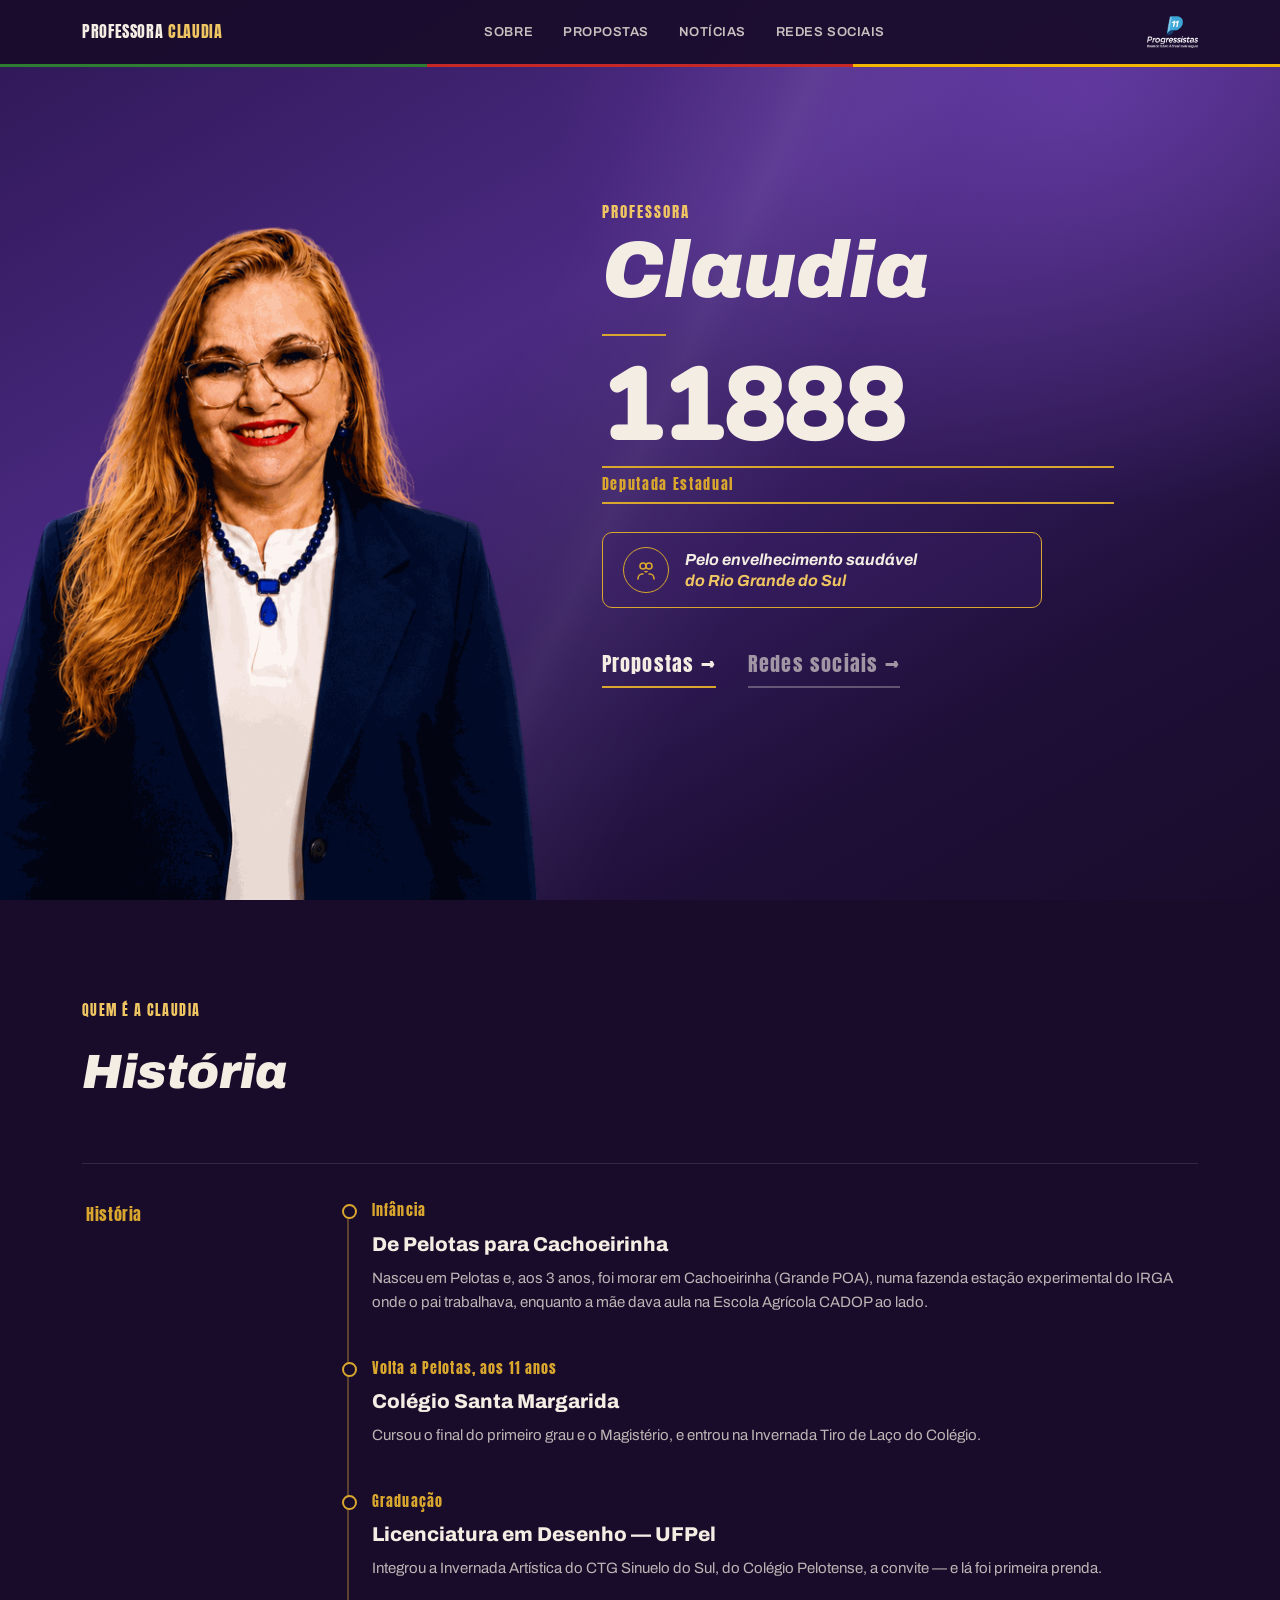
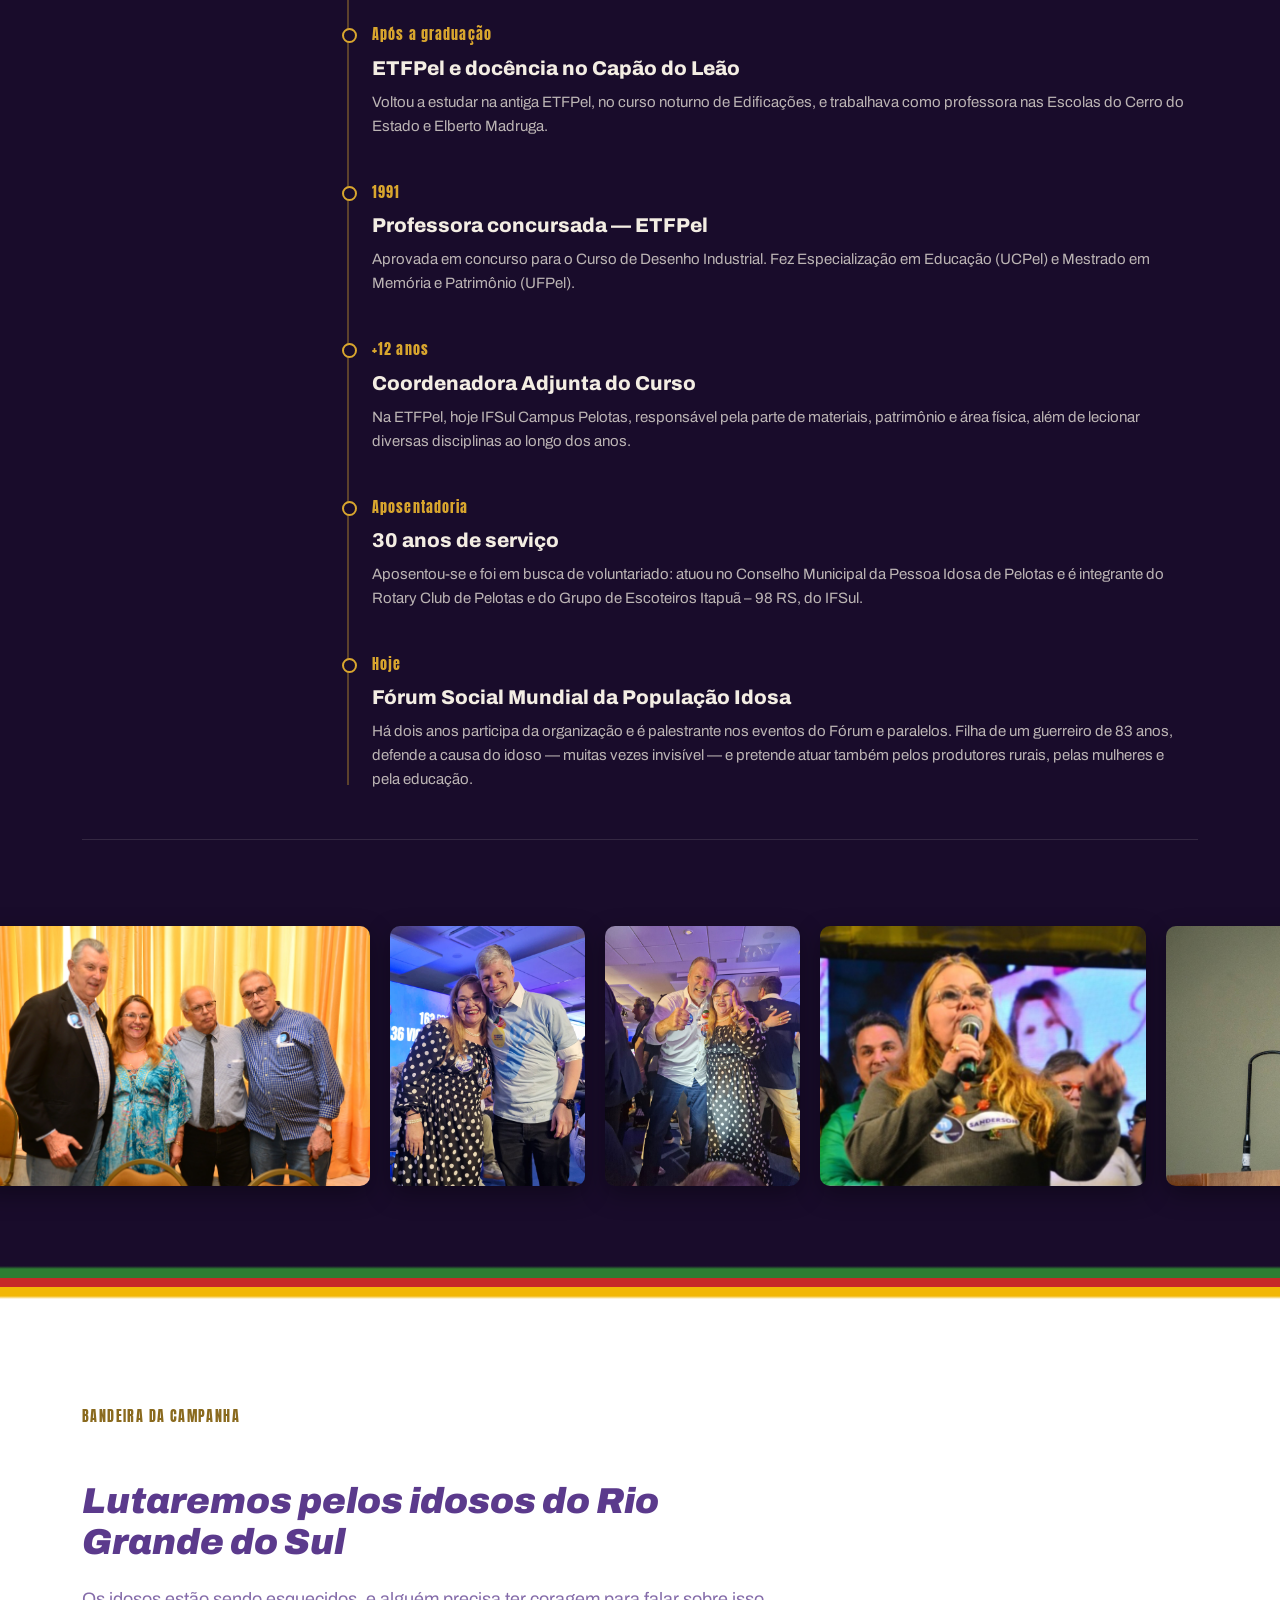
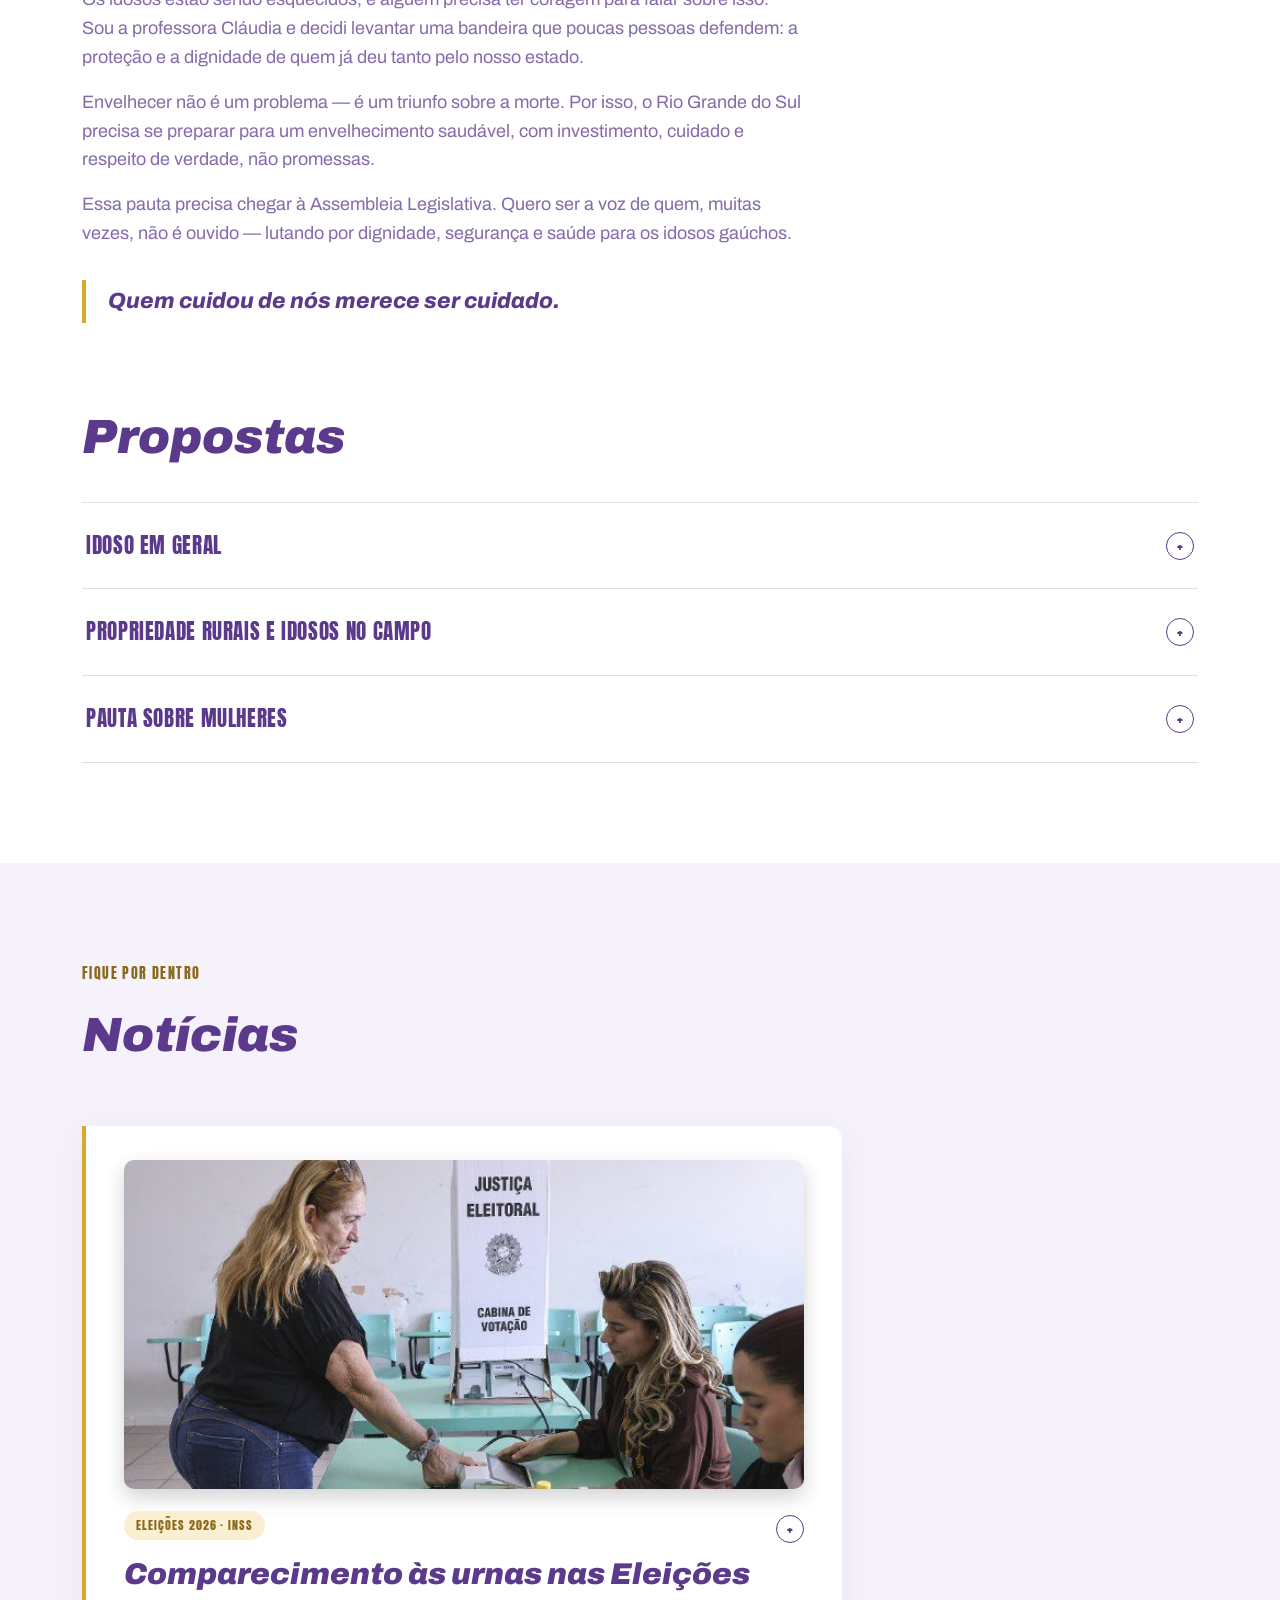
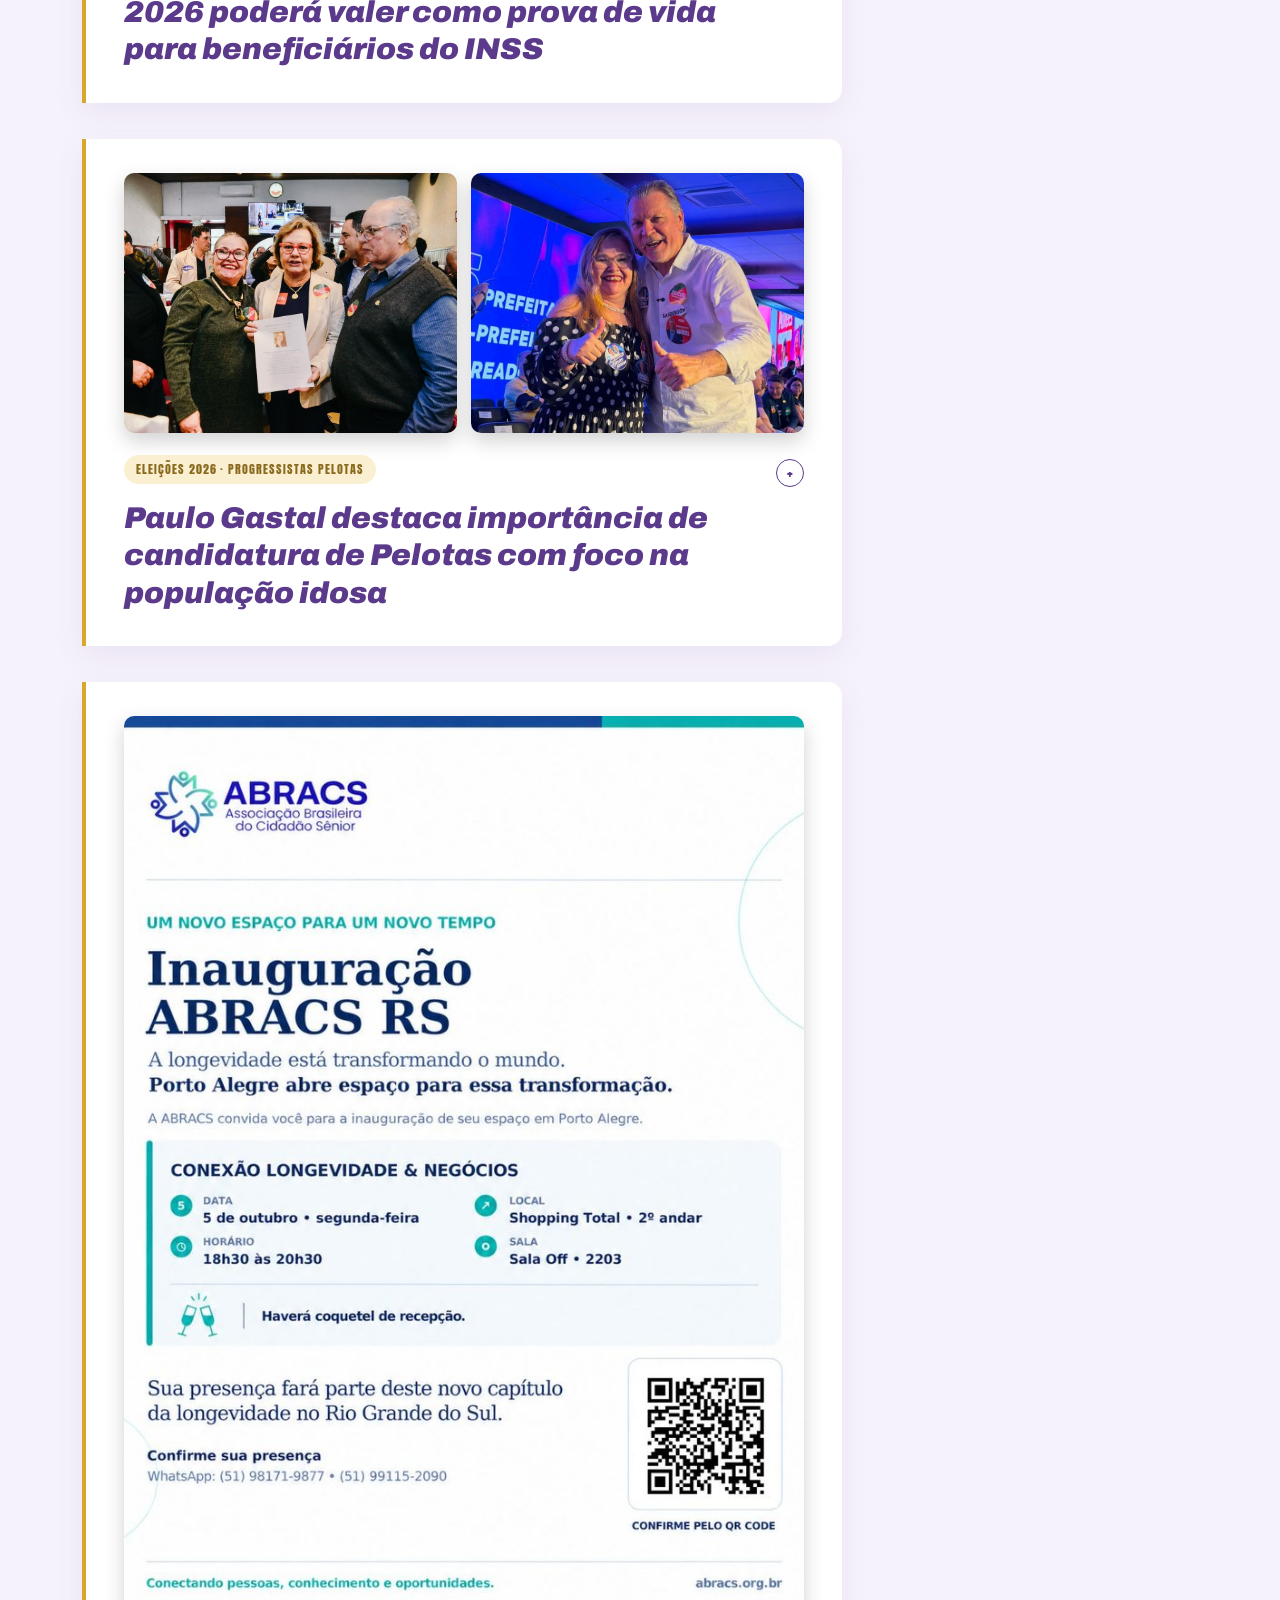
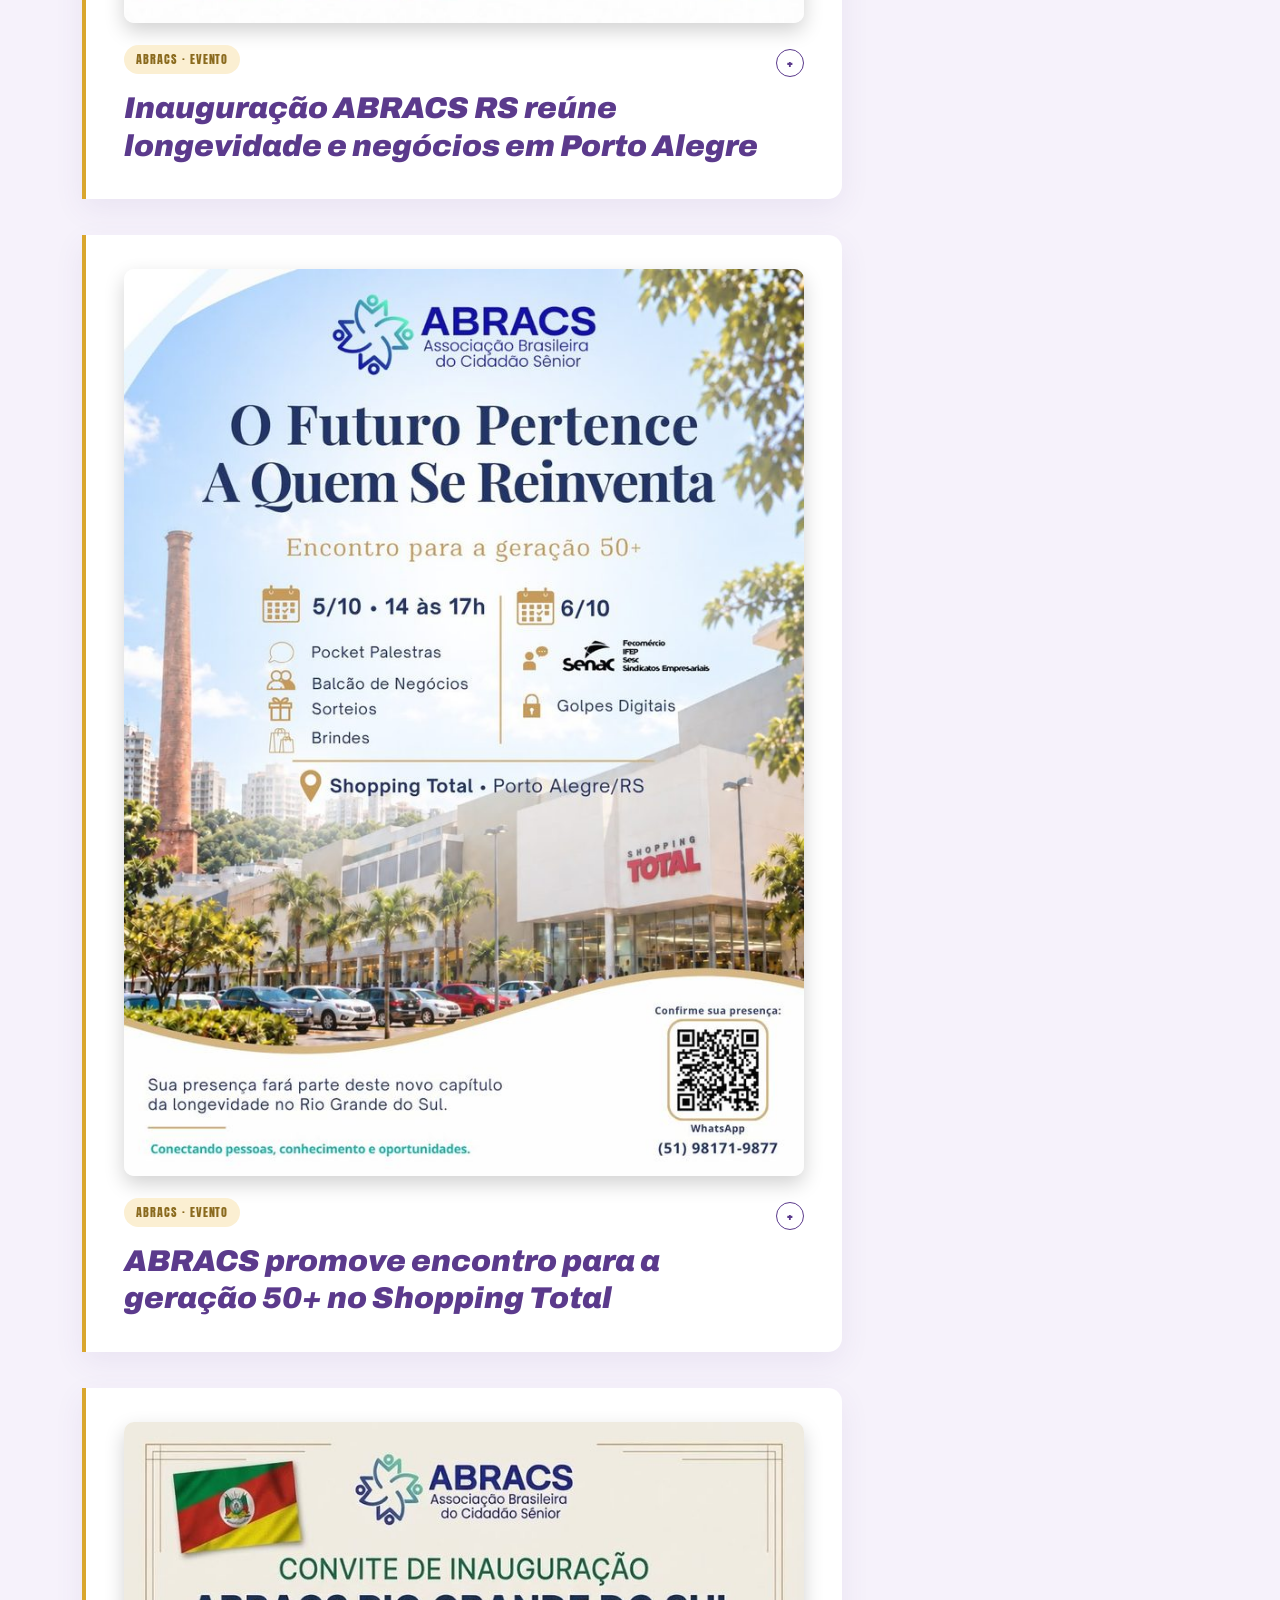
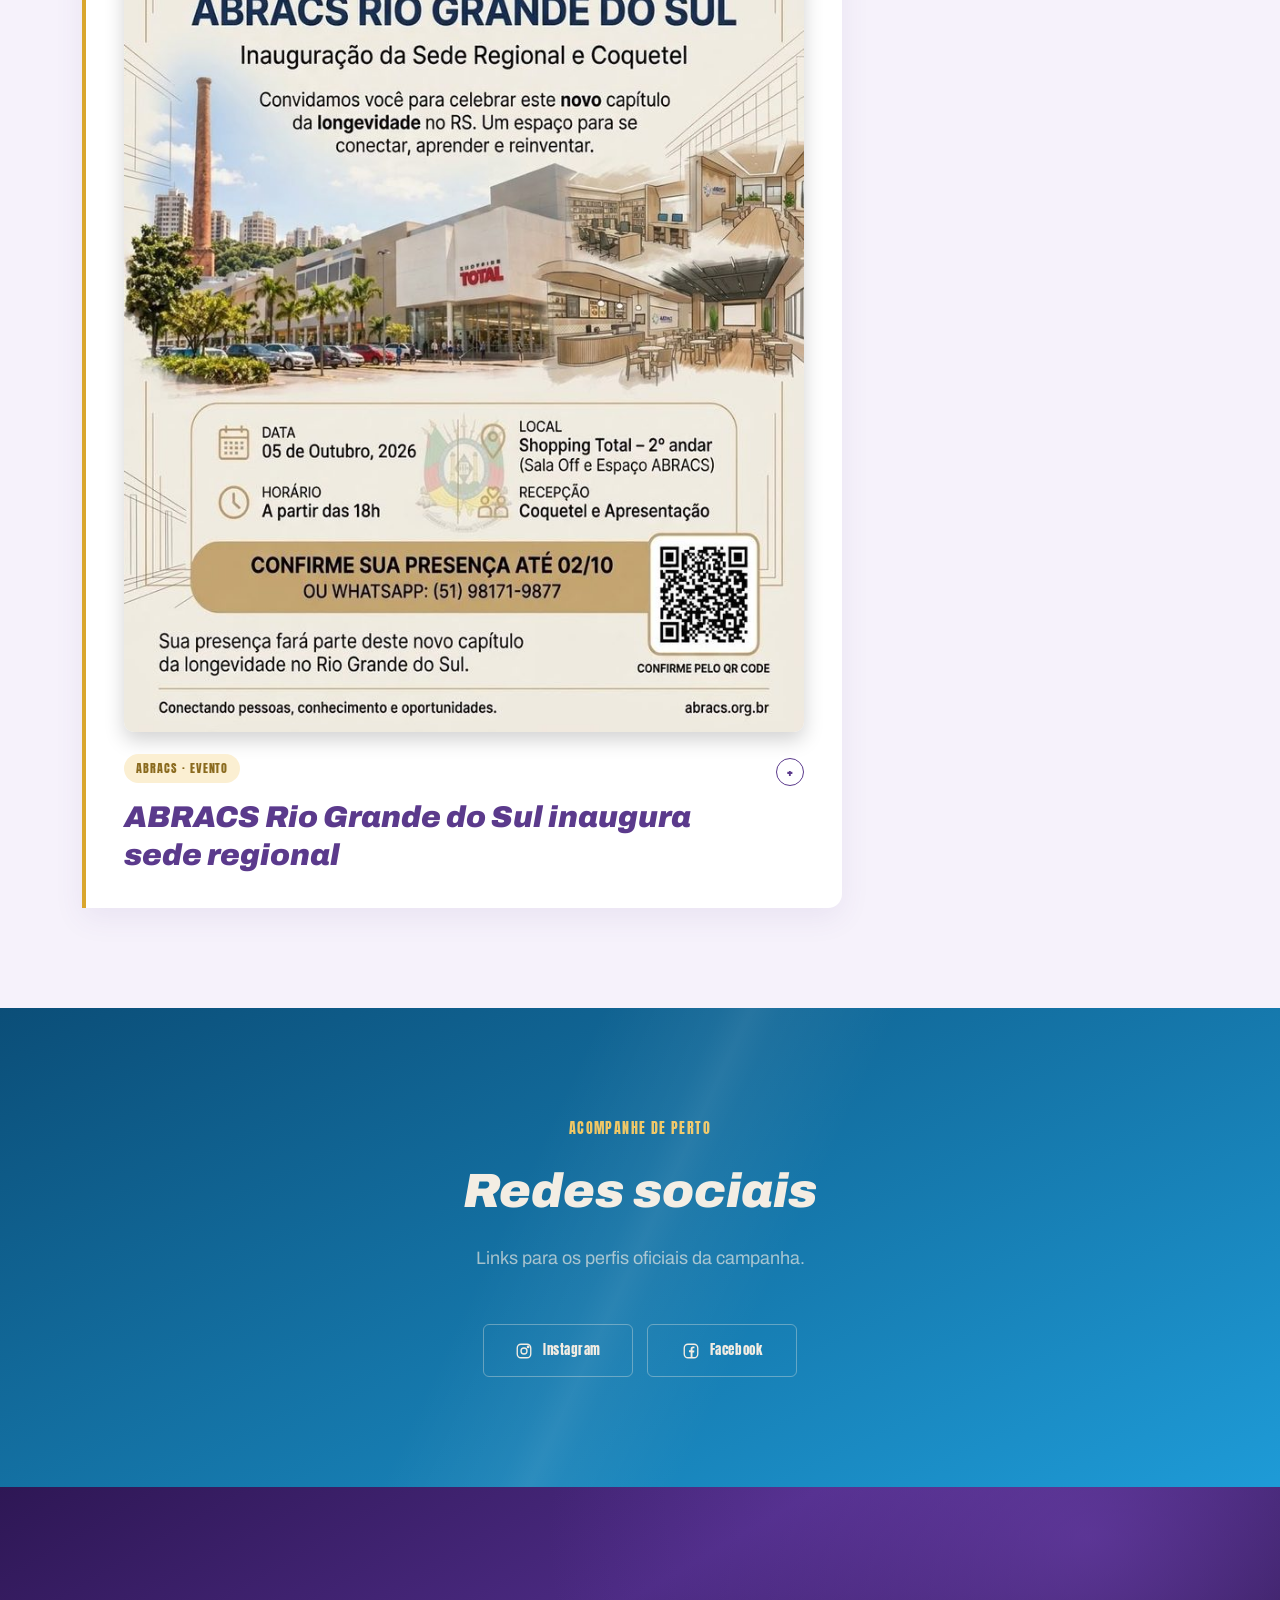
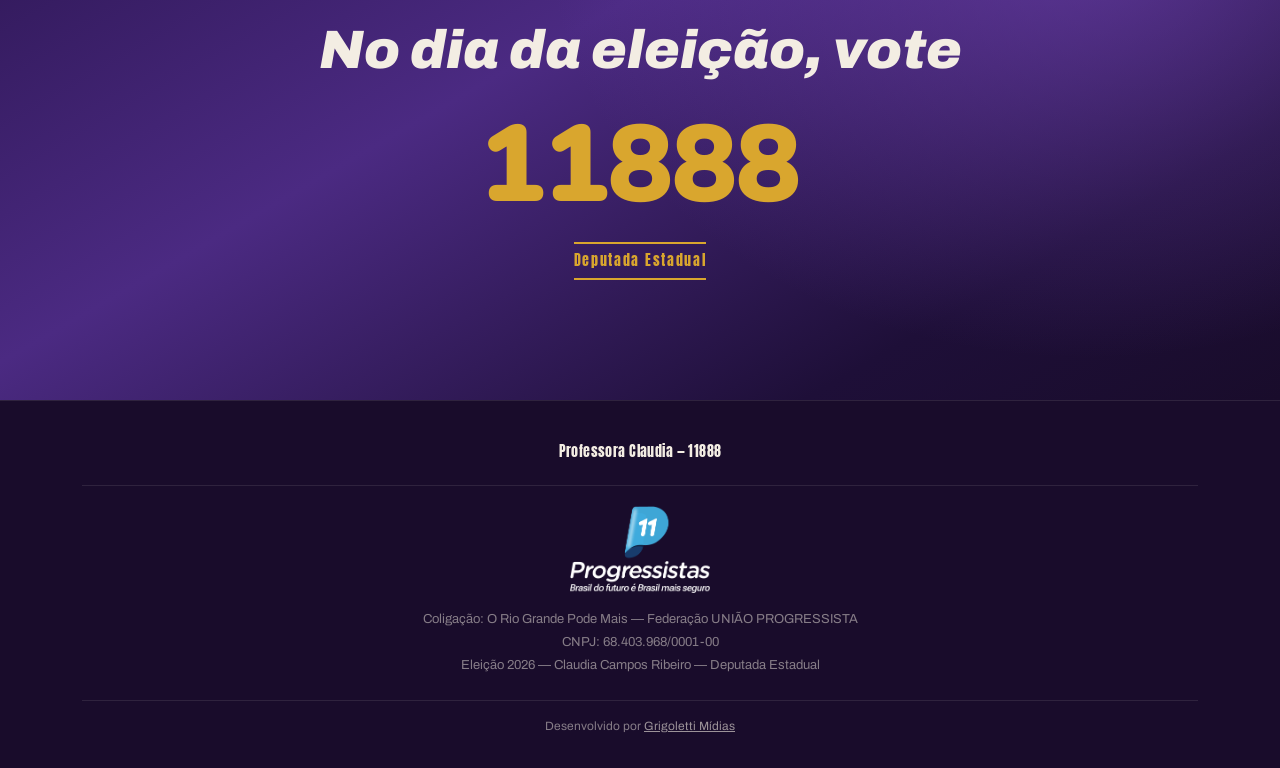
<file: index.html>
<!DOCTYPE html>
<html lang="pt-BR">
<head>
<meta charset="UTF-8">
<meta name="viewport" content="width=device-width, initial-scale=1.0">
<meta name="facebook-domain-verification" content="uwqe7lmf2zs6grk5h7qfipkbmbtcrs" />
<title>Professora Claudia 11888 — Deputada Estadual</title>
<!-- Meta Pixel Code -->
<script>
!function(f,b,e,v,n,t,s)
{if(f.fbq)return;n=f.fbq=function(){n.callMethod?
n.callMethod.apply(n,arguments):n.queue.push(arguments)};
if(!f._fbq)f._fbq=n;n.push=n;n.loaded=!0;n.version='2.0';
n.queue=[];t=b.createElement(e);t.async=!0;
t.src=v;s=b.getElementsByTagName(e)[0];
s.parentNode.insertBefore(t,s)}(window, document,'script',
'https://connect.facebook.net/en_US/fbevents.js');
fbq('init', '1892946508345637');
fbq('track', 'PageView');
</script>
<noscript><img height="1" width="1" style="display:none"
src="https://www.facebook.com/tr?id=1892946508345637&ev=PageView&noscript=1"
/></noscript>
<!-- End Meta Pixel Code -->
<meta name="description" content="Professora Claudia, 11888 — candidata a Deputada Estadual pelo Rio Grande do Sul. Pelo envelhecimento saudável do Rio Grande do Sul. Conheça a história e acompanhe a campanha.">
<meta property="og:type" content="website">
<meta property="og:title" content="Professora Claudia 11888 — Deputada Estadual">
<meta property="og:description" content="Pelo envelhecimento saudável do Rio Grande do Sul. Conheça a história e acompanhe a campanha.">
<meta property="og:image" content="https://professoraclaudia11888.com.br/foto-claudia-hero.png">
<meta property="og:url" content="https://professoraclaudia11888.com.br/">
<meta name="twitter:card" content="summary_large_image">
<link rel="icon" type="image/png" href="logo-progressistas.png">
<link rel="preconnect" href="https://fonts.googleapis.com">
<link rel="preconnect" href="https://fonts.gstatic.com" crossorigin>
<link href="https://fonts.googleapis.com/css2?family=Anton&family=Archivo:ital,wght@0,400;0,500;0,600;0,700;1,800;1,900&family=Nunito:wght@800;900&display=swap" rel="stylesheet">
<style>
  :root{
    --purple-deep:#190C2B;
    --purple-panel:#3B1F66;
    --purple-panel-2:#2C1650;
    --gold:#D9A62E;
    --gold-soft:#F0C662;
    --cream:#F3EDE3;
    --navy:#141F37;
    --party-blue:#1E9BD7;
    --party-blue-dark:#0B4E78;
  }
  *{box-sizing:border-box;margin:0;padding:0;}
  html{scroll-behavior:smooth;}
  body{
    background:var(--purple-deep);
    color:var(--cream);
    font-family:'Archivo',sans-serif;
    line-height:1.6;
    overflow-x:hidden;
  }
  .display{font-family:'Anton',sans-serif;text-transform:uppercase;letter-spacing:0.01em;}
  a{color:inherit;}
  img{max-width:100%;display:block;}
  .wrap{max-width:1180px;margin:0 auto;padding:0 32px;}

  /* diagonal vinyl sheen, subtle, one streak */
  .sheen{
    position:absolute;inset:0;pointer-events:none;
    background:linear-gradient(115deg, transparent 40%, rgba(255,255,255,0.05) 48%, rgba(255,255,255,0.09) 50%, rgba(255,255,255,0.05) 52%, transparent 60%);
  }

  /* content-pending stamp, replaces generic dashed placeholder box */
  .pend{position:relative;background:rgba(20,10,35,0.35);}
  .pend::after{
    content:attr(data-ph);
    position:absolute;top:10px;right:-32px;
    background:var(--gold);color:var(--navy);
    font-family:'Anton',sans-serif;font-size:10px;letter-spacing:0.06em;
    padding:4px 38px;transform:rotate(38deg);
    box-shadow:0 2px 6px rgba(0,0,0,0.35);
    white-space:nowrap;
  }

  /* ---------- NAV ---------- */
  header{position:fixed;top:0;left:0;right:0;z-index:50;background:rgba(25,12,43,0.94);}
  .tricolor{height:3px;background:linear-gradient(90deg, #2E7D32 0 33.33%, #C62828 33.33% 66.66%, #F2B705 66.66% 100%);}
  nav{display:flex;align-items:center;justify-content:space-between;padding:16px 0;}
  .brand{font-family:'Anton',sans-serif;font-size:16px;letter-spacing:0.04em;text-transform:uppercase;}
  .brand span{color:var(--gold-soft);}
  .navlinks{display:flex;gap:30px;font-size:13px;font-weight:600;text-transform:uppercase;letter-spacing:0.04em;}
  .navlinks a{opacity:0.8;text-decoration:none;}
  .navlinks a:hover{opacity:1;color:var(--gold-soft);}
  .nav-party-logo{height:32px;width:auto;display:block;}
  @media(max-width:760px){.navlinks{display:none;}}

  /* ---------- HERO — editorial, sem painel, com o roxo em gradiente ---------- */
  .hero{
    position:relative;
    min-height:100vh;
    background:
      radial-gradient(ellipse 900px 700px at 85% 10%, rgba(120,72,190,0.55), transparent 60%),
      linear-gradient(150deg, #2E1755 0%, #4B2A82 38%, #1E0F38 78%, var(--purple-deep) 100%);
  }
  .hero .sheen{opacity:0.7;}
  .hero-photo{
    position:absolute;top:0;left:0;bottom:0;width:42%;
    z-index:2;overflow:hidden;
  }
  .hero-photo img{
    position:absolute;top:74px;left:0;width:100%;height:calc(100% - 74px);
    object-fit:contain;object-position:left bottom;
    display:block;
  }
  .hero-content{
    margin-left:42%;
    padding:100px 64px 90px;display:flex;flex-direction:column;justify-content:flex-start;
    max-width:640px;position:relative;z-index:2;
  }
  .eyebrow{font-size:15px;letter-spacing:0.14em;color:var(--gold-soft);margin-bottom:10px;}
  .hero h1{
    font-family:'Archivo',sans-serif;font-weight:900;font-style:italic;
    font-size:clamp(50px,6.5vw,80px);line-height:0.92;color:var(--cream);
  }
  .hero-rule{width:64px;height:2px;background:var(--gold);margin:26px 0;}
  .numero{font-family:'Nunito',sans-serif;font-weight:900;font-style:normal;letter-spacing:-0.01em;font-size:clamp(64px,8.5vw,104px);line-height:0.85;color:var(--cream);}
  .cargo{
    display:inline-block;margin-top:16px;font-family:'Anton',sans-serif;
    font-size:14px;letter-spacing:0.12em;color:var(--gold);
    border-top:2px solid var(--gold);border-bottom:2px solid var(--gold);padding:6px 0;
  }
  .slogan-box{
    display:flex;align-items:center;gap:16px;margin-top:28px;
    border:1.5px solid var(--gold);border-radius:10px;padding:14px 20px;
    background:rgba(59,31,102,0.35);max-width:440px;
  }
  .slogan-icon{
    width:46px;height:46px;flex-shrink:0;border-radius:50%;border:1.5px solid var(--gold);
    display:flex;align-items:center;justify-content:center;
  }
  .slogan-icon svg{width:24px;height:24px;}
  .slogan-text{font-family:'Archivo',sans-serif;font-size:16px;font-weight:700;font-style:italic;color:var(--cream);line-height:1.32;}
  .slogan-text .accent{color:var(--gold-soft);display:block;}
  .party-row{display:flex;align-items:center;gap:12px;margin-top:22px;}
  .party-logo-ph{
    width:42px;height:42px;flex-shrink:0;border-radius:6px;
    border:1.5px dashed rgba(30,155,215,0.55);background:rgba(30,155,215,0.08);
    display:flex;align-items:center;justify-content:center;
    font-family:'Anton',sans-serif;font-size:8px;letter-spacing:0.04em;color:rgba(30,155,215,0.7);
    text-align:center;line-height:1.25;
  }
  .party-info b{display:block;font-family:'Archivo',sans-serif;font-weight:800;font-size:15px;color:var(--cream);}
  .party-info span{font-size:11.5px;color:rgba(243,237,227,0.5);}
  .hero-actions{display:flex;gap:32px;margin-top:40px;flex-wrap:wrap;}
  .link-cta{
    font-family:'Anton',sans-serif;font-size:20px;letter-spacing:0.06em;
    color:var(--cream);text-decoration:none;padding-bottom:6px;border-bottom:2px solid var(--gold);
  }
  .link-cta.ghost{color:rgba(243,237,227,0.6);border-bottom-color:rgba(243,237,227,0.3);}
  @media(max-width:860px){
    .hero{min-height:auto;}
    .hero-photo{position:relative;top:auto;left:auto;bottom:auto;width:100%;height:460px;}
    .hero-photo img{top:0;height:100%;object-position:center bottom;}
    .hero-photo::after{
      content:'';position:absolute;left:0;right:0;bottom:0;height:90px;
      background:linear-gradient(to bottom, transparent, var(--purple-deep) 85%);
      z-index:3;pointer-events:none;
    }
    .hero-content{margin-left:0;padding:56px 28px 70px;max-width:none;min-height:auto;align-items:center;text-align:center;}
    .hero-rule{margin:26px auto;}
    .slogan-box{margin-left:auto;margin-right:auto;text-align:left;}
    .hero-actions{justify-content:center;}
  }
  @media(max-width:600px){
    .hero-photo{height:400px;}
    .hero-content{padding-top:22px;}
    .eyebrow{margin-bottom:2px;}
    .hero h1{font-size:44px;}
    .hero-rule{margin:8px auto;}
    .numero{font-size:56px;}
    .cargo{margin-top:6px;}
    .slogan-box{margin-top:18px;}
  }

  /* ---------- SECTION SHELL ---------- */
  section{padding:100px 0;}
  .section-head{max-width:620px;margin-bottom:52px;}
  .section-eyebrow{font-family:'Anton',sans-serif;font-size:14px;letter-spacing:0.1em;color:var(--gold-soft);margin-bottom:12px;}
  .section-head h2{font-family:'Archivo',sans-serif;font-weight:900;font-style:italic;font-size:clamp(33px,4.4vw,48px);color:var(--cream);}
  .section-head p{margin-top:14px;font-size:18px;color:rgba(243,237,227,0.65);}

  /* ---------- SOBRE: HISTÓRIA / BANDEIRA / DADOS ---------- */
  .sobre{background:var(--purple-deep);padding-bottom:50px;}
  .sobre-blocks{border-top:1px solid rgba(243,237,227,0.12);}
  .sobre-block{
    display:grid;grid-template-columns:220px 1fr;gap:36px;
    padding:36px 4px;border-bottom:1px solid rgba(243,237,227,0.12);
  }
  .sobre-block .tag{font-family:'Anton',sans-serif;font-size:16px;letter-spacing:0.04em;color:var(--gold);padding-top:2px;}
  .sobre-block .body p{color:rgba(243,237,227,0.75);font-size:15px;margin-bottom:12px;}
  .timeline{position:relative;padding-left:30px;}
  .timeline::before{content:'';position:absolute;left:5px;top:6px;bottom:6px;width:1.5px;background:rgba(217,166,46,0.35);}
  .timeline-item{position:relative;padding-bottom:32px;}
  .timeline-item:last-child{padding-bottom:0;}
  .timeline-item::before{
    content:'';position:absolute;left:-30px;top:4px;width:11px;height:11px;border-radius:50%;
    background:var(--purple-deep);border:2px solid var(--gold);
  }
  .timeline-item .period{font-family:'Anton',sans-serif;font-size:14px;letter-spacing:0.08em;color:var(--gold);margin-bottom:5px;}
  .timeline-item h4{font-family:'Archivo',sans-serif;font-weight:800;font-size:20px;color:var(--cream);margin-bottom:6px;}
  .timeline-item p{font-size:18px;color:rgba(243,237,227,0.68);}
  @media(max-width:700px){.sobre-block{grid-template-columns:1fr;gap:8px;}}

  /* ---------- CARROSSEL DE FOTOS ---------- */
  .carrossel-section{padding:0;background:var(--purple-deep);position:relative;}
  .carrossel-section::after{
    content:'';position:absolute;left:0;right:0;bottom:0;height:90px;
    background:linear-gradient(to bottom,
      transparent 0%,
      #2E7D32 3.3%,
      #2E7D32 13.3%,
      #C62828 13.3%,
      #C62828 23.3%,
      #F2B705 23.3%,
      #F2B705 33.3%,
      #FFFFFF 36.7%,
      #FFFFFF 100%);
    pointer-events:none;
  }
  .carrossel-wrap{
    overflow-x:auto;overflow-y:hidden;padding:36px 0 170px;
    -webkit-overflow-scrolling:touch;scrollbar-width:none;cursor:grab;
    user-select:none;
  }
  .carrossel-wrap::-webkit-scrollbar{display:none;}
  .carrossel-wrap:active{cursor:grabbing;}
  .carrossel-track{
    display:flex;width:max-content;
  }
  .carrossel-set{display:flex;gap:20px;padding-right:20px;}
  .carrossel-set img{
    height:260px;width:auto;border-radius:10px;object-fit:cover;
    box-shadow:0 8px 24px rgba(0,0,0,0.35);
    flex-shrink:0;pointer-events:none;
  }
  @media(max-width:700px){
    .carrossel-set img{height:255px;}
    .carrossel-wrap{padding:24px 0 140px;}
  }

  /* ---------- PROPOSTAS — acordeão ---------- */
  .propostas{background:#FFFFFF;padding-top:50px;}
  .propostas .section-eyebrow{color:#8A6A1E;}
  .propostas .section-head h2{color:#5B3A8C;}
  .propostas .section-head p{color:rgba(91,58,140,0.68);}
  .manifesto{max-width:720px;}
  .manifesto-title{
    font-family:'Archivo',sans-serif;font-weight:900;font-style:italic;
    font-size:clamp(26px,3.2vw,36px);color:#5B3A8C;margin-bottom:22px;line-height:1.15;
  }
  .manifesto p{font-size:18px;color:rgba(91,58,140,0.75);margin-bottom:16px;}
  .manifesto blockquote{
    border-left:4px solid var(--gold);margin:32px 0 0;padding:4px 0 4px 22px;
    font-family:'Archivo',sans-serif;font-weight:800;font-style:italic;
    font-size:22px;color:#5B3A8C;
  }

  .propostas-head{margin:76px 0 26px;max-width:none;}
  .propostas-lista{border-top:1px solid rgba(91,58,140,0.18);}
  .acc-item{border-bottom:1px solid rgba(91,58,140,0.18);}
  .acc-item summary{cursor:pointer;list-style:none;padding:26px 4px;display:flex;align-items:center;justify-content:space-between;gap:20px;}
  .acc-item summary::-webkit-details-marker{display:none;}
  .acc-item summary h3{font-family:'Anton',sans-serif;font-weight:400;font-size:21px;letter-spacing:0.03em;color:#5B3A8C;}
  .acc-item summary .icon{flex-shrink:0;width:28px;height:28px;border:1.5px solid #5B3A8C;border-radius:50%;color:#5B3A8C;font-family:'Anton',sans-serif;font-size:16px;display:flex;align-items:center;justify-content:center;}
  .acc-item summary .icon::before{content:'+';}
  .acc-item[open] summary .icon{background:#5B3A8C;color:#fff;}
  .acc-item[open] summary .icon::before{content:'–';}
  .acc-body{padding:0 4px 34px;max-width:760px;}
  .acc-body p{font-size:18px;color:rgba(46,23,85,0.88);margin-bottom:16px;}
  .acc-chips{display:flex;flex-wrap:wrap;gap:8px;margin:0 0 28px;}
  .acc-chips a{font-family:'Archivo',sans-serif;font-size:13px;font-weight:700;line-height:1.3;color:#5B3A8C;background:#F1EBF9;border:1px solid rgba(91,58,140,0.25);padding:7px 14px;border-radius:999px;text-decoration:none;}
  .acc-chips a:hover{background:#5B3A8C;color:#fff;}
  .acc-body h4.sub{scroll-margin-top:96px;font-family:'Archivo',sans-serif;font-weight:800;font-size:20px;line-height:1.25;color:#5B3A8C;margin:34px 0 12px;padding-left:14px;border-left:4px solid #D9A62E;}
  .acc-body h5.sub2{font-family:'Archivo',sans-serif;font-weight:800;font-size:16px;color:#5B3A8C;margin:20px 0 4px;}
  .pauta-card{background:#F6F2FB;border-radius:0 14px 14px 0;border-left:4px solid #D9A62E;padding:22px 26px 12px;margin:30px 0;}
  .pauta-card h4.sub{margin:0 0 10px;padding-left:0;border-left:0;}
  .acc-body ul{list-style:none;margin:0 0 18px;padding:0;}
  .acc-body li{font-size:18px;color:rgba(46,23,85,0.88);padding:10px 0;border-bottom:1px solid rgba(91,58,140,0.10);}
  .acc-body li:last-child{border-bottom:0;}
  .acc-body ul.pautas li{position:relative;padding:8px 0 8px 26px;border-bottom:0;}
  .acc-body ul.pautas li::before{content:'';position:absolute;left:3px;top:1.05em;width:9px;height:9px;border-radius:50%;background:#D9A62E;}
  .acc-body ul.itens li{display:grid;grid-template-columns:54px 1fr;column-gap:8px;align-items:baseline;}
  .acc-body ul.itens .n{font-family:'Anton',sans-serif;font-size:18px;letter-spacing:0.02em;color:#8A6A1E;white-space:nowrap;}
  .acc-body a.ref{color:#0B4E78;text-decoration:underline;text-underline-offset:3px;}
  .acc-body a.ref::before{content:'';display:inline-block;width:0.95em;height:0.95em;margin-right:0.3em;vertical-align:-0.12em;background:currentColor;-webkit-mask:url("data:image/svg+xml,%3Csvg xmlns='http://www.w3.org/2000/svg' viewBox='0 0 24 24' fill='none' stroke='black' stroke-width='2.2' stroke-linejoin='round'%3E%3Cpath d='M6 2h8l5 5v15H6z'/%3E%3Cpath d='M14 2v5h5'/%3E%3C/svg%3E") center/contain no-repeat;mask:url("data:image/svg+xml,%3Csvg xmlns='http://www.w3.org/2000/svg' viewBox='0 0 24 24' fill='none' stroke='black' stroke-width='2.2' stroke-linejoin='round'%3E%3Cpath d='M6 2h8l5 5v15H6z'/%3E%3Cpath d='M14 2v5h5'/%3E%3C/svg%3E") center/contain no-repeat;}
  .acc-body a.ref:hover{color:#1E9BD7;}
  @media(max-width:600px){.pauta-card{padding:18px 18px 8px;}.acc-body ul.itens li{grid-template-columns:46px 1fr;}}

  /* ---------- NOTÍCIAS ---------- */
  .noticias{background:#F6F2FB;}
  .noticias .section-eyebrow{color:#8A6A1E;}
  .noticias .section-head h2{color:#5B3A8C;}
  .noticia-card{
    background:#fff;border-radius:0 14px 14px 0;border-left:4px solid var(--gold);
    padding:34px 38px;max-width:760px;box-shadow:0 10px 30px rgba(91,58,140,0.08);
  }
  .noticia-card + .noticia-card{margin-top:36px;}
  .noticia-card summary{cursor:pointer;list-style:none;}
  .noticia-card summary::-webkit-details-marker{display:none;}
  .noticia-preview-img{width:100%;height:auto;display:block;border-radius:10px;box-shadow:0 8px 20px rgba(0,0,0,0.18);margin-bottom:22px;}
  .noticia-summary-row{display:flex;align-items:flex-start;justify-content:space-between;gap:16px;}
  .noticia-card summary .icon{
    flex-shrink:0;width:28px;height:28px;margin-top:4px;border:1.5px solid #5B3A8C;border-radius:50%;
    color:#5B3A8C;font-family:'Anton',sans-serif;font-size:16px;
    display:flex;align-items:center;justify-content:center;
  }
  .noticia-card summary .icon::before{content:'+';}
  .noticia-card[open] summary .icon{background:#5B3A8C;color:#fff;}
  .noticia-card[open] summary .icon::before{content:'–';}
  .noticia-body{margin-top:24px;}
  .noticia-galeria{display:grid;grid-template-columns:1fr 1fr;gap:14px;margin-bottom:22px;}
  .noticia-galeria img{width:100%;height:260px;object-fit:cover;border-radius:10px;box-shadow:0 8px 20px rgba(0,0,0,0.18);}
  @media(max-width:600px){.noticia-galeria{grid-template-columns:1fr;}.noticia-galeria img{height:auto;aspect-ratio:4/3;}}
  .noticia-tag{
    display:inline-block;font-family:'Anton',sans-serif;font-size:12px;letter-spacing:0.08em;
    text-transform:uppercase;color:#8A6A1E;background:#FBEFD2;padding:5px 12px;
    border-radius:999px;margin-bottom:16px;
  }
  .noticia-card h3{
    font-family:'Archivo',sans-serif;font-weight:900;font-style:italic;
    font-size:clamp(22px,2.6vw,30px);line-height:1.25;color:#5B3A8C;
  }
  .noticia-lead{font-weight:700;font-size:18px;color:rgba(46,23,85,0.85);margin-bottom:20px;}
  .noticia-card p{font-size:17px;line-height:1.7;color:rgba(46,23,85,0.85);margin-bottom:16px;}
  .noticia-sub{font-family:'Archivo',sans-serif;font-weight:800;font-size:18px;color:#5B3A8C;margin:24px 0 10px;}
  .noticia-fonte{
    font-size:13px;color:rgba(46,23,85,0.55);margin-top:22px;padding-top:16px;
    border-top:1px solid rgba(91,58,140,0.15);
  }
  @media(max-width:600px){.noticia-card{padding:26px 22px;}}

  /* ---------- REDES ---------- */
  .redes{
    background:linear-gradient(155deg, var(--party-blue-dark) 0%, var(--party-blue) 100%);
    text-align:center;position:relative;overflow:hidden;padding:110px 0;
  }
  .redes .section-head{margin-left:auto;margin-right:auto;text-align:center;}
  .redes-links{display:flex;gap:14px;justify-content:center;flex-wrap:wrap;margin-top:8px;position:relative;z-index:2;}
  .rede-item{
    padding:15px 26px;border-radius:6px;border:1.5px solid rgba(243,237,227,0.35);
    font-family:'Anton',sans-serif;font-size:13px;letter-spacing:0.04em;
    min-width:150px;text-align:center;color:var(--cream);text-decoration:none;
    display:flex;align-items:center;justify-content:center;gap:10px;
  }
  .rede-item svg{width:18px;height:18px;flex-shrink:0;}

  /* ---------- CTA FINAL ---------- */
  .cta-final{
    text-align:center;padding:120px 0;
    background:
      radial-gradient(ellipse 900px 700px at 85% 10%, rgba(120,72,190,0.55), transparent 60%),
      linear-gradient(150deg, #2E1755 0%, #4B2A82 38%, #1E0F38 78%, var(--purple-deep) 100%);
  }
  .cta-final h2{font-family:'Archivo',sans-serif;font-weight:900;font-style:italic;font-size:clamp(32px,5vw,54px);color:var(--cream);margin-bottom:18px;}
  .cta-numero{font-family:'Nunito',sans-serif;font-weight:900;font-style:normal;letter-spacing:-0.01em;font-size:clamp(64px,9vw,108px);color:var(--gold);line-height:1;margin-bottom:6px;}
  .cta-final .cargo{margin-bottom:0;}

  /* ---------- FOOTER ---------- */
  footer{background:var(--purple-deep);padding:40px 0 32px;font-size:13px;color:rgba(243,237,227,0.5);border-top:1px solid rgba(243,237,227,0.1);text-align:center;}
  footer .foot-top{margin-bottom:22px;}
  footer .foot-brand{font-family:'Anton',sans-serif;color:var(--cream);font-size:14px;letter-spacing:0.03em;}
  .foot-legal-row{
    display:flex;flex-direction:column;align-items:center;gap:16px;padding-top:20px;
    border-top:1px solid rgba(243,237,227,0.1);
  }
  .foot-party-logo{width:140px;height:auto;}
  .foot-legal-row .legal{line-height:1.6;}
  .foot-legal-row .legal p{margin:0 0 2px;}
  .foot-credit{
    margin-top:22px;padding-top:16px;border-top:1px solid rgba(243,237,227,0.1);
    font-size:12px;
  }
  .foot-credit a{color:rgba(243,237,227,0.6);text-decoration:underline;}

  @media(max-width:420px){
    .wrap{padding:0 20px;}
    .brand{font-size:13px;}
    .nav-party-logo{height:26px;}
    .hero-content{padding-left:20px;padding-right:20px;}
  }
  @media(prefers-reduced-motion: reduce){html{scroll-behavior:auto;}}
</style>
</head>
<body>

<header>
  <div class="wrap">
    <nav>
      <div class="brand">Professora <span>Claudia</span></div>
      <div class="navlinks">
        <a href="#sobre">Sobre</a>
        <a href="#propostas">Propostas</a>
        <a href="#noticias">Notícias</a>
        <a href="#redes">Redes sociais</a>
      </div>
      <img src="logo-progressistas.png" alt="Progressistas" class="nav-party-logo">
    </nav>
  </div>
  <div class="tricolor"></div>
</header>

<section class="hero">
  <div class="sheen"></div>
  <div class="hero-photo">
    <img src="foto-claudia-hero.png" alt="Professora Claudia" onerror="this.style.display='none'">
  </div>
  <div class="hero-content">
    <div class="eyebrow display">Professora</div>
    <h1>Claudia</h1>
    <div class="hero-rule"></div>
    <div class="numero">11888</div>
    <span class="cargo">Deputada Estadual</span>
    <div class="slogan-box">
      <div class="slogan-icon">
        <svg viewBox="0 0 24 24" fill="none" stroke="#D9A62E" stroke-width="1.6"><path d="M4 21c0-3 2-5 4-5h1M20 21c0-3-2-5-4-5h-1" stroke-linecap="round"/><circle cx="9" cy="8" r="3"/><circle cx="15" cy="8" r="3"/><path d="M11 13.5c.7.7 1.3.7 2 0" stroke-linecap="round"/></svg>
      </div>
      <p class="slogan-text">Pelo envelhecimento saudável<span class="accent">do Rio Grande do Sul</span></p>
    </div>
    <div class="hero-actions">
      <a href="#propostas" class="link-cta">Propostas →</a>
      <a href="#redes" class="link-cta ghost">Redes sociais →</a>
    </div>
  </div>
</section>

<section class="sobre" id="sobre">
  <div class="wrap">
    <div class="section-head">
      <div class="section-eyebrow display">Quem é a Claudia</div>
      <h2>História</h2>
    </div>
    <div class="sobre-blocks">
      <div class="sobre-block">
        <div class="tag">História</div>
        <div class="body">
          <div class="timeline">
            <div class="timeline-item">
              <div class="period">Infância</div>
              <h4>De Pelotas para Cachoeirinha</h4>
              <p>Nasceu em Pelotas e, aos 3 anos, foi morar em Cachoeirinha (Grande POA), numa fazenda estação experimental do IRGA onde o pai trabalhava, enquanto a mãe dava aula na Escola Agrícola CADOP ao lado.</p>
            </div>
            <div class="timeline-item">
              <div class="period">Volta a Pelotas, aos 11 anos</div>
              <h4>Colégio Santa Margarida</h4>
              <p>Cursou o final do primeiro grau e o Magistério, e entrou na Invernada Tiro de Laço do Colégio.</p>
            </div>
            <div class="timeline-item">
              <div class="period">Graduação</div>
              <h4>Licenciatura em Desenho — UFPel</h4>
              <p>Integrou a Invernada Artística do CTG Sinuelo do Sul, do Colégio Pelotense, a convite — e lá foi primeira prenda.</p>
            </div>
            <div class="timeline-item">
              <div class="period">Após a graduação</div>
              <h4>ETFPel e docência no Capão do Leão</h4>
              <p>Voltou a estudar na antiga ETFPel, no curso noturno de Edificações, e trabalhava como professora nas Escolas do Cerro do Estado e Elberto Madruga.</p>
            </div>
            <div class="timeline-item">
              <div class="period">1991</div>
              <h4>Professora concursada — ETFPel</h4>
              <p>Aprovada em concurso para o Curso de Desenho Industrial. Fez Especialização em Educação (UCPel) e Mestrado em Memória e Patrimônio (UFPel).</p>
            </div>
            <div class="timeline-item">
              <div class="period">+12 anos</div>
              <h4>Coordenadora Adjunta do Curso</h4>
              <p>Na ETFPel, hoje IFSul Campus Pelotas, responsável pela parte de materiais, patrimônio e área física, além de lecionar diversas disciplinas ao longo dos anos.</p>
            </div>
            <div class="timeline-item">
              <div class="period">Aposentadoria</div>
              <h4>30 anos de serviço</h4>
              <p>Aposentou-se e foi em busca de voluntariado: atuou no Conselho Municipal da Pessoa Idosa de Pelotas e é integrante do Rotary Club de Pelotas e do Grupo de Escoteiros Itapuã – 98 RS, do IFSul.</p>
            </div>
            <div class="timeline-item">
              <div class="period">Hoje</div>
              <h4>Fórum Social Mundial da População Idosa</h4>
              <p>Há dois anos participa da organização e é palestrante nos eventos do Fórum e paralelos. Filha de um guerreiro de 83 anos, defende a causa do idoso — muitas vezes invisível — e pretende atuar também pelos produtores rurais, pelas mulheres e pela educação.</p>
            </div>
          </div>
        </div>
      </div>
    </div>
  </div>
</section>

<section class="carrossel-section">
  <div class="carrossel-wrap">
    <div class="carrossel-track">
      <div class="carrossel-set">
        <img src="carrossel_foto_1.png" alt="Foto 1" onerror="this.style.display='none'">
        <img src="carrossel_foto_2.png" alt="Foto 2" onerror="this.style.display='none'">
        <img src="carrossel_foto_3.png" alt="Foto 3" onerror="this.style.display='none'">
        <img src="carrossel_foto_4.png" alt="Foto 4" onerror="this.style.display='none'">
        <img src="carrossel_foto_5.png" alt="Foto 5" onerror="this.style.display='none'">
        <img src="carrossel_foto_6.png" alt="Foto 6" onerror="this.style.display='none'">
      </div>
      <div class="carrossel-set" aria-hidden="true">
        <img src="carrossel_foto_1.png" alt="" onerror="this.style.display='none'">
        <img src="carrossel_foto_2.png" alt="" onerror="this.style.display='none'">
        <img src="carrossel_foto_3.png" alt="" onerror="this.style.display='none'">
        <img src="carrossel_foto_4.png" alt="" onerror="this.style.display='none'">
        <img src="carrossel_foto_5.png" alt="" onerror="this.style.display='none'">
        <img src="carrossel_foto_6.png" alt="" onerror="this.style.display='none'">
      </div>
    </div>
  </div>
</section>

<section class="propostas" id="propostas">
  <div class="wrap">
    <div class="section-head">
      <div class="section-eyebrow display">Bandeira da campanha</div>
    </div>
    <div class="manifesto">
      <h3 class="manifesto-title">Lutaremos pelos idosos do Rio Grande do Sul</h3>
      <p>Os idosos estão sendo esquecidos, e alguém precisa ter coragem para falar sobre isso. Sou a professora Cláudia e decidi levantar uma bandeira que poucas pessoas defendem: a proteção e a dignidade de quem já deu tanto pelo nosso estado.</p>
      <p>Envelhecer não é um problema — é um triunfo sobre a morte. Por isso, o Rio Grande do Sul precisa se preparar para um envelhecimento saudável, com investimento, cuidado e respeito de verdade, não promessas.</p>
      <p>Essa pauta precisa chegar à Assembleia Legislativa. Quero ser a voz de quem, muitas vezes, não é ouvido — lutando por dignidade, segurança e saúde para os idosos gaúchos.</p>
      <blockquote>Quem cuidou de nós merece ser cuidado.</blockquote>
    </div>
    <div class="section-head propostas-head"><h2>Propostas</h2></div>
    <div class="propostas-lista">
      <details class="acc-item">
        <summary><h3>IDOSO EM GERAL</h3><span class="icon" aria-hidden="true"></span></summary>
        <div class="acc-body">
          <ul class="itens">
          <li><span class="n">1 –</span> <span class="t">Divulgar, qualificar entes públicos e fiscalizar a aplicação do Estatuto da Pessoa Idosa; * <a class="ref" href="https://www.planalto.gov.br/ccivil_03/leis/2003/l10.741.htm" title="Abrir o Estatuto da Pessoa Idosa (Planalto)" target="_blank" rel="noopener"><em>(remeter para Estatuto do Idoso)</em></a></span></li>
          <li><span class="n">2 -</span> <span class="t">Ampliar e qualificar os Conselhos Municipais da Pessoa Idosa no RS... dos 497 municípios menos de 300 possuem Conselhos. * <a class="ref" href="textos/fundo-do-idoso.html" title="Abrir o texto: Fundo do Idoso"><em>(texto 1)</em></a></span></li>
          <li><span class="n">3 –</span> <span class="t">Ampliar e qualificar a gestão dos Fundos Municipais da Pessoas Idosa...1/3 dos municípios gaúchos tem boas captações. De quase 800 milhões possíveis, menos de 10 por cento é destinado; * <a class="ref" href="textos/fundo-do-idoso.html" title="Abrir o texto: Fundo do Idoso"><em>(texto 1)</em></a></span></li>
          <li><span class="n">4 –</span> <span class="t">Ampliar e qualificar as Instituições de Longa Permanência para Pessoas Idosas – ILPIS (Asilos);</span></li>
          <li><span class="n">5 –</span> <span class="t">Investir na saúde preventiva, incluindo busca ativa de idosos em situação de abandono;</span></li>
          <li><span class="n">6 –</span> <span class="t">Qualificar e valorizar os  cuidadores de idosos; (sistema de cuidados) – Cuidar quem cuida de nossa gente; *<a class="ref" href="textos/sistema-de-cuidados.html" title="Abrir o texto: Sistema de Cuidados"><em>(TEXTO Sistema de cuidados)</em></a></span></li>
          <li><span class="n">7 –</span> <span class="t">Criar unidades de passagem para idosos vítimas de violência;</span></li>
          <li><span class="n">8 –</span> <span class="t">Incentivar Delegacias Especialidades nas cidades maiores;</span></li>
          <li><span class="n">9 –</span> <span class="t">Constituir Redes Municipais de Atenção a Violência contra a Pessoa Idosa – RENADI (Pelotas tem desde 2022, mas com atuação precária)</span></li>
          <li><span class="n">10 –</span> <span class="t">Ampliar o número de Cidade Amigas da Pessoa Idosa (pelotas ingressou em 2022 e Rio Grande em 2025). Apenas 6 cidades gaúchas estão neste programa da OMS - ONU, criado em 2007. * <a class="ref" href="textos/cidade-amiga-da-pessoa-idosa.html" title="Abrir o texto: Programa Cidade Amiga da Pessoa Idosa"><em>(texto cidade amiga do idoso)</em></a></span></li>
          <li><span class="n">11 –</span> <span class="t">Criar ou ampliar redes de apoio em saúde para idosos nas zonas rurais</span></li>
          <li><span class="n">12-</span> <span class="t">Combater eficazmente violência contra idoso e mulheres;</span></li>
          <li><span class="n">13 –</span> <span class="t">Solicitar maior agilidade da Justiça e Ministério Público para atender este público;</span></li>
          <li><span class="n">14 –</span> <span class="t">Criação de Secretária Estadual da Pessoa Idosa;</span></li>
          <li><span class="n">15 –</span> <span class="t">Ampliar as redes de proteção e saúde dos cuidadores de pessoas idosas, tanto no sistema doméstico, como em entidades filantrópicas e privadas (sistema de cuidados) – Cuidar quem cuida de nossa gente; *<a class="ref" href="textos/sistema-de-cuidados.html" title="Abrir o texto: Sistema de Cuidados"><em>(TEXTO Sistema de cuidados)</em></a></span></li>
          <li><span class="n">16 –</span> <span class="t">Participar ativamente das discussões da ONU/CEPAL sobre Desenvolvimento da População Mundial e População Idosa no mundo e América Latina/Caribe e trazer para o RS material para discussões, projetos de lei, propostas orçamentárias e fiscalização. *<a class="ref" href="textos/sexta-reuniao-conferencia-regional.html" title="Abrir o texto: Sexta Reunião da Conferência Regional (CEPAL)"><em>(texto sobre conferência e outros materiais da Cepal)</em></a></span></li>
          <li><span class="n">17 –</span> <span class="t">Incentivar a criação de Cursos para Pessoas Idosas de em todos níveis;</span></li>
          <li><span class="n">18 –</span> <span class="t">Rediscutir o conceito de asilo e trabalhar com o conceito de moradia da terceira idade;</span></li>
          <li><span class="n">19 -</span> <span class="t">Incentivar atividades físicas e mentais para os 60+;</span></li>
          <li><span class="n">20-</span> <span class="t">Nossos idosos tem de possuir sentimento de pertencimento (+60);</span></li>
          </ul>
        </div>
      </details>
      <details class="acc-item">
        <summary><h3>PROPRIEDADE RURAIS E IDOSOS NO CAMPO</h3><span class="icon" aria-hidden="true"></span></summary>
        <div class="acc-body">
          <p>O RS é um estado agrário por vocação e o gaúcho um campeiro por devoção. É urgente a defesa das propriedades rurais, de nossos produtores e agricultores. Chega do discurso que agro é ruim, é tóxico e outras imensas besteiras. O Agronegócio alimenta, desenvolve enriquece este estado desde os primórdios.</p>
          <p>AS altíssimas taxações, impostos injustos, leis ambientais descabidas, fiscalização deficiente e tendenciosa, os preços injustos com a constante importação, só compromete nosso estado.</p>
          <p>O fenômeno do envelhecimento chegou ao acampo antes que nas cidades, na região sul a maioria dos produtores tem mais de 60 anos. Nossos governantes foram incapazes de manter os jovens no campo, por falta de políticas públicas, incentivos, educação, valorização do homem dos campos e outras mazelas.</p>
          <p>Os serviços ineficientes de telefonia, de internet e principalmente de fornecimento de energia elétrica atinge nossos produtores. Muitos acabam por desistir, abandonar, após perderem uma produção leiteira, ou safras em função que a falta de luz deixa o gado acessar a plantação. E os outros serviços os deixam isolados em seus campos.</p>
          <p>Por estarmos envelhecendo necessitamos de um atendimento de saúde que vá ao campo. Unidades móveis poderiam circular por nosso campo fazendo uma vigília constante de saúde preventiva, vacinas e atenção básica.</p>
          <p>Sou filha de um produtor de 83 anos, lúcido, ativo e que enfrenta esta realidade, ou seja, vivo na minha família estes problemas.</p>
          <p>Sem os produtores rurais comeremos o que?? Chips de computador??</p>
          <div class="pauta-card">
            <h4 class="sub" id="rural-pautas">Pautas:</h4>
            <ul class="pautas">
            <li>Saúde nos campos;</li>
            <li>Por impostos justos;</li>
            <li>Leis ambientais justas;</li>
            <li>Fiscalização real e sem estar atrelada a política;</li>
            <li>Preservação dos mananciais e de nossa água;</li>
            <li>Apoio as entidades de pesquisa públicas e gratuitas;</li>
            <li>Acesso a financiamentos com juros justos;</li>
            <li>Luz de qualidade;</li>
            <li>Telefonia de qualidade;</li>
            <li>Desburocratização dos impostos.</li>
            <li>Leis de incentivos para produção rural.</li>
            </ul>
          </div>
        </div>
      </details>
      <details class="acc-item">
        <summary><h3>PAUTA SOBRE MULHERES</h3><span class="icon" aria-hidden="true"></span></summary>
        <div class="acc-body">
          <nav class="acc-chips" aria-label="Tópicos desta seção"><a href="#mul-pautas">Pautas</a><a href="#mul-lutar">Lutar contra a Violência Política de Gênero</a><a href="#mul-desm">Desmantelamento de Políticas Públicas</a><a href="#mul-cons">Consequências</a></nav>
          <p>Dia 08 de março foi instituído pela ONU em 1975 como o Dia da Mulher, para a reflexão sobre as lutas, direitos, conquistas e homenagear as muitas mulheres que perderam a vida nesta luta. </p>
          <p>Somos muitas, estamos ocupando quase todos espaço no mundo. Somos professoras, cientistas, presidentes, e profissionais dos mais diversos níveis e profissões. </p>
          <p>Somos a maioria no mundo e envelhecemos melhor, pois a maior população de idosos é feminina.</p>
          <p>Chegamos lá?? Não, estão nos matando aos milhares, não se vê efetividade no cumprimento das leis. Na maioria das vezes nos matam por que dizemos NÃO, não quero, não aceito e nossa sociedade não aceita os nãos das mulheres. Se reclamamos somos chamadas de surtadas, egoístas, mas na realidade somos vítimas. </p>
          <p>E não falo das mulheres que são oprimidas em muitos países que não podem estudar, trabalhar ou mesmo mostrar seu rosto. Não falo em locais que as mulheres são mutiladas... falo daqui, Brasil.</p>
          <p>O número de feminicídios é alarmante, as medidas protetivas não protegem, a justiça é lerda e as mulheres estão perdendo suas vidas.</p>
          <p>A violência se manifesta de diversas maneiras. Uma bastante comum é a violência emocional, onde a vítima é vigiada, afastada de seus familiares, de seus amigos e até proibida de ir e vir, sendo diminuída emocionalmente, atacada constantemente em sua autoestima. O agressor, se questionado, diz que a mulher é louca, surtada e segue sua rotina de matar por dentro. Essas mulheres normalmente carregam feridas eternas se conseguem sobreviver e escapar deste ciclo. E não falo porque li a respeito, falo pp vivi na carne...e falo para mulheres tomarem coragem e romper essas correntes. É difícil?? É! Mas é possível. Lembrem sempre que uma guerreira se ajoelha para rezar e levantar mais forte.</p>
          <p>Aliada, muitas vezes à violência emocional, como no caso, temos a violência patrimonial, onde o agressor passa a subtrair seu dinheiro, seus bens, adotando a atitude que tudo pertence a ele. </p>
          <p>Não é incomum, mulheres inteligentes, com vidas estruturadas, famílias unidas que num momento de fragilidade caem neste golpe de um homem que não devia ser chamado de homem, sim de monstro.</p>
          <p>As famílias quando não botam limites nos seus filhos, onde tudo pode e não se ensina a importância de um não, geram pessoas egocêntricas, incapazes de se colocar no lugar do outro, sem empatia e que não sabe ouvir um não. Quando criamos nossos filhos, um dos valores mais importantes a ensinar é o respeito.</p>
          <p>Homens que não respeitam o próximo, que não tem empatia (nada ver com psicopatia), agridem animais, idoso e suas companheiras, justificando a agressão à mulher com ciúmes, sentimento de posse onde bater é normal e matar é próximo passo, muitas vezes chegando a extremo de matar os próprios filhos.</p>
          <p>As mulheres devem refletir.... Devemos eleger mulheres que defendam nossa causa. O legislativo é majoritariamente de homens. E as leis, nem de longe nos favorecem.</p>
          <p>Vote em mulheres que defendam mulheres efetivamente. </p>
          <p>Uma filha deve ser crida para ter autoestima elevada, para não se envolver em relacionamentos abusivos, ser independe financeiramente e ativa politicamente para defender seus direitos.</p>
          <p>Temos direito de estudar, de votar, de andar livremente...porque ainda nos matam? Que sociedade doente criamos?? Que herança deixaremos para nossas filhas e netas??? Está na hora de adotarmos posições duras, exigirmos nossos direitos, e cobrar efetividade e agilidade da polícia, legislativos e judiciário.</p>
          <div class="pauta-card">
            <h4 class="sub" id="mul-pautas">Pautas:</h4>
<ul class="pautas">
            <li><strong>Igualdade e não discriminação:</strong> Direito a ser tratada com igualdade e a estar livre de todas as formas de discriminação, tanto na lei quanto na prática. </li>
            <li>Direito à vida, à liberdade, à segurança pessoal, à dignidade e à integridade física. </li>
          </ul>
          <h5 class="sub2">Educação e trabalho:</h5>
<ul class="pautas">
            <li>Direito à informação e à educação, e ao trabalho sem restrições, podendo ocupar qualquer cargo ou atividade de sua escolha. </li>
            <li>Direito à saúde e à proteção desta, incluindo os direitos reprodutivos e o planejamento familiar. </li>
          </ul>
          <h5 class="sub2">Liberdade de pensamento e expressão:</h5>
<ul class="pautas">
            <li>Direito de participar nas atividades políticas e de ser eleita para cargos públicos. </li>
          </ul>
          <h5 class="sub2">Proteção contra violência:</h5>
<ul class="pautas">
            <li>Direito a não ser submetida a torturas ou maus-tratos, com atendimento humanizado e medidas protetivas em casos de violência. </li>
          </ul>
          </div>
          <p>O desrespeito aos direitos das mulheres na política manifesta-se principalmente através da violência política de gênero, que visa excluir mulheres de espaços de poder e decisão, e do desmantelamento de políticas públicas que promovem a igualdade e o empoderamento feminino. Esses desrespeitos incluem ataques pessoais, assédio, desqualificação, negação de recursos e impedir a participação política de mulheres, especialmente negras, LGBTQIA+ e de classes sociais menos favorecidas. Essa violência prejudica a representatividade e a democracia, afetando as oportunidades de emancipação e o avanço das mulheres na sociedade. </p>
          <div class="pauta-card">
            <h4 class="sub" id="mul-lutar">Lutar contra a Violência Política de Gênero:</h4>
<ul class="pautas">
            <li><strong>Lutar contra Assédio e Ameaças:</strong> Ataques pessoais e verbais, incluindo ameaças de morte e difamação. </li>
            <li><strong>Luta contra a Desqualificação e Invalidação:</strong> Questionamento da competência das mulheres com base no gênero, o que fragiliza a autoimagem e leva à retirada da política. </li>
            <li><strong>Desigualdade de Recursos:</strong> Mulheres candidatas recebem menos apoio financeiro e são impedidas de se expressar livremente. </li>
          </ul>
          </div>
          <div class="pauta-card">
            <h4 class="sub" id="mul-desm">Desmantelamento de Políticas Públicas:</h4>
<ul class="pautas">
            <li><strong>Corte de Programas:</strong> Enfraquecimento de programas voltados para a igualdade de gênero, formação de professores e inclusão de mulheres. </li>
            <li><strong>Desvalorização da Participação Social:</strong> Redução do apoio aos conselhos e fóruns de participação, que são espaços importantes para a voz das mulheres e dos movimentos sociais. </li>
          </ul>
<ul class="pautas">
            <li>Promover campanhas de prevenção à violência contra a mulher </li>
            <li>Incentivar o autocuidado físico e emocional </li>
            <li>Oferecer orientação jurídica básica </li>
            <li>Estimular empreendedorismo feminino regional </li>
            <li>Criar rede de apoio comunitária</li>
          </ul>
          </div>
          <h4 class="sub" id="mul-cons">Consequências</h4>
          <p><strong>Sub-representação Política:</strong> A violência e a falta de apoio levam a um menor número de mulheres em cargos de poder, afetando a representatividade na sociedade. </p>
<ul class="pautas">
            <li>Promover campanhas de prevenção à violência contra a mulher incentivar o autocuidado físico e emociona.</li>
            <li>Oferecer orientação jurídica básica.</li>
            <li> Estimular empreendedorismo feminino regional.</li>
            <li> Criar rede de apoio comunitária</li>
          </ul>
          <p><strong>Prejuízo à Democracia:</strong> A exclusão das mulheres da política enfraquece a democracia e a participação cidadã. </p>
          <p><strong>Impacto na Emancipação Feminina:</strong> A diminuição das políticas públicas afeta diretamente a capacidade das mulheres de se empoderarem e progredirem socialmente. </p>
          <p>Mulheres em geral que buscam participação política, desde candidatas até detentoras de mandato.</p>
          <p>Mulheres negras, LGBTQIA+ e de classes sociais menos favorecidas, que enfrentam barreiras adicionais e maior invalidação. </p>
          <p><strong>Fortalecer políticas públicas:</strong> Reivindicar e garantir a continuidade e o aprimoramento de políticas que promovam a igualdade de gênero. </p>
          <p><strong>Combater a violência política:</strong> Denunciar e punir os atos de violência contra as mulheres na política, reconhecendo a violência política como um crime. </p>
          <p><strong>Apoiar movimentos sociais:</strong> Valorizar e fortalecer a participação de organizações feministas e movimentos sociais na defesa dos direitos das mulheres. </p>
          <p>Os quatro eixos estruturantes das políticas de enfrentamento à violência contra a mulher no Brasil são: Garantia da Aplicabilidade da Lei Maria da Penha, Ampliação e Fortalecimento da Rede de Serviços para mulheres em situação de violência, Garantia da Segurança Cidadã e Acesso à Justiça, e Garantia dos Direitos Sexuais e Reprodutivos, além do Enfrentamento à Exploração Sexual e ao Tráfico de Mulheres. Estes eixos buscam garantir direitos, oferecer assistência, prevenir novas violências e promover uma cultura de respeito e igualdade. </p>
<ul class="pautas">
            <li>Luta por mais delegacias das mulheres, com atendimento especializado;</li>
            <li>Luta por mias casas de passagem para acolher mulheres vítimas de violência;</li>
            <li>Propaganda massiva contra violência a contra mulher e envolver os homens nestas campanhas;</li>
            <li>Lutar por um salário social de 6 meses para a mulher agredida poder refazer sua vida;</li>
            <li>Garantir que os filhos sejam imediatamente transferidos para nossas escolas.</li>
            <li>Buscar cursos que qualifiquem estas mulheres em vulnerabilidade;</li>
            <li>Exigir celeridade do judiciário, pois a “vítima” se torna novamente “vítima pela lerdeza do poder.</li>
            <li>Melhorar os sistemas de proteção.</li>
          </ul>
        </div>
      </details>
    </div>
  </div>
</section>

<section class="noticias" id="noticias">
  <div class="wrap">
    <div class="section-head">
      <div class="section-eyebrow display">Fique por dentro</div>
      <h2>Notícias</h2>
    </div>
    <details class="noticia-card">
      <summary>
        <img class="noticia-preview-img" src="noticia-comparecimento-urnas.jpg" alt="Eleitora sendo identificada por biometria em cabine de votação da Justiça Eleitoral">
        <div class="noticia-summary-row">
          <div class="noticia-summary-text">
            <span class="noticia-tag">Eleições 2026 · INSS</span>
            <h3>Comparecimento às urnas nas Eleições 2026 poderá valer como prova de vida para beneficiários do INSS</h3>
          </div>
          <span class="icon" aria-hidden="true"></span>
        </div>
      </summary>
      <div class="noticia-body">
        <p class="noticia-lead">Aposentados e pensionistas que comparecerem às urnas poderão ter o registro utilizado automaticamente pelo INSS para a comprovação de vida</p>
        <p>Uma informação importante para aposentados, pensionistas e demais beneficiários do Instituto Nacional do Seguro Social (INSS): o comparecimento às urnas nas Eleições 2026 poderá ser utilizado como registro para a comprovação de vida.</p>
        <p>A confirmação foi divulgada pelo próprio INSS e pelo Tribunal Superior Eleitoral (TSE). O comparecimento do beneficiário à votação integra os eventos que podem ser utilizados pelo Instituto para verificar se a pessoa continua viva, evitando a necessidade de realizar uma prova de vida exclusivamente para essa finalidade.</p>
        <p>A medida está relacionada à sistemática de comprovação automática de vida adotada pelo INSS. O Instituto realiza o cruzamento de diferentes bases de dados governamentais e, entre essas informações, está o registro de comparecimento às eleições.</p>
        <p>É importante destacar que quem não comparecer às urnas não terá o benefício bloqueado por esse motivo. O INSS continuará utilizando outras bases de dados para buscar automaticamente a comprovação de vida. O beneficiário somente será chamado a regularizar a situação caso não seja encontrada nenhuma informação que confirme sua vivacidade.</p>
        <p>Segundo o INSS, a medida também contribui para reduzir deslocamentos e facilitar a vida de milhões de beneficiários, especialmente idosos e pessoas com dificuldade de locomoção. Atualmente, a Prova de Vida é realizada prioritariamente de forma automática, por meio do cruzamento de informações disponíveis nas bases governamentais.</p>
        <h4 class="noticia-sub">Atenção aos golpes</h4>
        <p>O INSS também alerta que aposentados e pensionistas devem ter cuidado com mensagens falsas relacionadas à Prova de Vida. O Instituto não solicita senhas, transferências de dinheiro ou dados bancários por telefone e recomenda que o cidadão utilize somente os canais oficiais, como o Meu INSS e a Central 135.</p>
        <p>A informação oficial sobre a utilização do comparecimento eleitoral como prova de vida pode ser consultada nos canais do INSS e do TSE.</p>
        <p class="noticia-fonte">Fonte: Instituto Nacional do Seguro Social (INSS) e Tribunal Superior Eleitoral (TSE).</p>
      </div>
    </details>

    <details class="noticia-card">
      <summary>
        <div class="noticia-galeria">
          <img src="noticia-paulo-gastal-1.jpg" alt="Professora Claudia ao lado de lideranças do Progressistas em evento de campanha">
          <img src="noticia-paulo-gastal-2.jpg" alt="Professora Claudia em evento de campanha do Progressistas">
        </div>
        <div class="noticia-summary-row">
          <div class="noticia-summary-text">
            <span class="noticia-tag">Eleições 2026 · Progressistas Pelotas</span>
            <h3>Paulo Gastal destaca importância de candidatura de Pelotas com foco na população idosa</h3>
          </div>
          <span class="icon" aria-hidden="true"></span>
        </div>
      </summary>
      <div class="noticia-body">
        <p>O presidente do Progressistas de Pelotas, Paulo Gastal, destacou a importância de Pelotas contar, nas eleições deste ano, com uma candidatura comprometida com as pautas e os direitos da população idosa. Para ele, a presença da Professora Cláudia na disputa representa uma oportunidade de ampliar o espaço de debate sobre o envelhecimento e as políticas públicas voltadas à terceira idade.</p>
        <p>“É muito importante termos uma candidatura de Pelotas que coloque o idoso no centro do debate. Precisamos falar sobre envelhecimento saudável, saúde, qualidade de vida, segurança, respeito e, principalmente, sobre políticas públicas que garantam dignidade para quem dedicou uma vida inteira à construção da nossa sociedade”, afirmou Paulo Gastal.</p>
        <p>Segundo o presidente do PP, a candidatura da Professora Cláudia também contribui para levar as demandas de Pelotas e da região para uma discussão mais ampla no Estado. A proposta é fortalecer uma agenda que reconheça o crescimento da população idosa e a necessidade de preparação do poder público para essa nova realidade demográfica.</p>
        <p>“É uma candidatura que nasce em Pelotas e que tem uma pauta muito clara. A Professora Cláudia conhece a nossa realidade e tem uma bandeira importante, que é cuidar de quem cuidou da gente. Ter alguém disposto a defender essa causa e levar essas demandas para a Assembleia Legislativa é muito relevante para a nossa cidade e para toda a região”, ressaltou Gastal.</p>
        <p>Para o dirigente partidário, a discussão sobre o envelhecimento precisa deixar de ser tratada apenas como uma questão assistencial e passar a envolver também saúde preventiva, mobilidade, inclusão, convivência, autonomia e qualidade de vida.</p>
        <p>“A população está envelhecendo, e o poder público precisa estar preparado. O idoso precisa ser ouvido, respeitado e ter suas necessidades transformadas em políticas públicas. Por isso, considero muito importante termos uma candidatura de Pelotas que assuma essa pauta com clareza e compromisso”, concluiu Paulo Gastal.</p>
      </div>
    </details>

    <details class="noticia-card">
      <summary>
        <img class="noticia-preview-img" src="noticia-abracs-inauguracao-rs.jpg" alt="Convite de inauguração da ABRACS RS, com data, horário e local do evento">
        <div class="noticia-summary-row">
          <div class="noticia-summary-text">
            <span class="noticia-tag">ABRACS · Evento</span>
            <h3>Inauguração ABRACS RS reúne longevidade e negócios em Porto Alegre</h3>
          </div>
          <span class="icon" aria-hidden="true"></span>
        </div>
      </summary>
      <div class="noticia-body">
        <p>A ABRACS – Associação Brasileira do Cidadão Sênior convida para a inauguração de seu novo espaço em Porto Alegre, sob o tema “Um novo espaço para um novo tempo”.</p>
        <p>“A longevidade está transformando o mundo. Porto Alegre abre espaço para essa transformação”, destaca o convite. O evento “Conexão Longevidade & Negócios” acontece no dia 5 de outubro, segunda-feira, das 18h30 às 20h30, no Shopping Total, 2º andar, Sala Off 2203, com coquetel de recepção.</p>
        <p>Confirmações podem ser feitas pelo WhatsApp (51) 98171-9877 ou (51) 99115-2090, ou pelo QR Code do convite.</p>
        <p class="noticia-fonte">Fonte: ABRACS – Associação Brasileira do Cidadão Sênior (abracs.org.br)</p>
      </div>
    </details>

    <details class="noticia-card">
      <summary>
        <img class="noticia-preview-img" src="noticia-abracs-geracao-50mais.jpg" alt="Convite do encontro para a geração 50+ da ABRACS, com programação dos dias 5 e 6 de outubro">
        <div class="noticia-summary-row">
          <div class="noticia-summary-text">
            <span class="noticia-tag">ABRACS · Evento</span>
            <h3>ABRACS promove encontro para a geração 50+ no Shopping Total</h3>
          </div>
          <span class="icon" aria-hidden="true"></span>
        </div>
      </summary>
      <div class="noticia-body">
        <p>A ABRACS realiza o evento “O Futuro Pertence a Quem Se Reinventa”, um encontro para a geração 50+, no Shopping Total, em Porto Alegre/RS.</p>
        <p>No dia 5/10, das 14h às 17h, a programação inclui Pocket Palestras, Balcão de Negócios, sorteios e brindes. No dia 6/10, o evento conta com a participação de Senac, Fecomércio, IFEP, Sesc e sindicatos empresariais, com uma atividade sobre golpes digitais.</p>
        <p>Confirmações de presença podem ser feitas pelo QR Code do convite ou pelo WhatsApp (51) 98171-9877.</p>
        <p class="noticia-fonte">Fonte: ABRACS – Associação Brasileira do Cidadão Sênior (abracs.org.br)</p>
      </div>
    </details>

    <details class="noticia-card">
      <summary>
        <img class="noticia-preview-img" src="noticia-abracs-sede-regional.jpg" alt="Convite de inauguração da sede regional da ABRACS Rio Grande do Sul">
        <div class="noticia-summary-row">
          <div class="noticia-summary-text">
            <span class="noticia-tag">ABRACS · Evento</span>
            <h3>ABRACS Rio Grande do Sul inaugura sede regional</h3>
          </div>
          <span class="icon" aria-hidden="true"></span>
        </div>
      </summary>
      <div class="noticia-body">
        <p>A ABRACS convida para a inauguração de sua Sede Regional no Rio Grande do Sul, com coquetel de recepção e apresentação do novo espaço.</p>
        <p>“Convidamos você para celebrar este novo capítulo da longevidade no RS. Um espaço para se conectar, aprender e reinventar”, diz o convite. O evento acontece no dia 05 de outubro de 2026, a partir das 18h, no Shopping Total – 2º andar (Sala Off e Espaço ABRACS), em Porto Alegre.</p>
        <p>Confirmações devem ser feitas até 02/10, pelo WhatsApp (51) 98171-9877 ou pelo QR Code do convite.</p>
        <p class="noticia-fonte">Fonte: ABRACS – Associação Brasileira do Cidadão Sênior (abracs.org.br)</p>
      </div>
    </details>
  </div>
</section>

<section class="redes" id="redes">
  <div class="sheen"></div>
  <div class="wrap">
    <div class="section-head">
      <div class="section-eyebrow display">Acompanhe de perto</div>
      <h2>Redes sociais</h2>
      <p>Links para os perfis oficiais da campanha.</p>
    </div>
    <div class="redes-links">
      <a class="rede-item" href="https://instagram.com/claudiaribeiro6314" target="_blank" rel="noopener">
        <svg viewBox="0 0 24 24" fill="none" stroke="currentColor" stroke-width="1.8"><rect x="3" y="3" width="18" height="18" rx="5"/><circle cx="12" cy="12" r="4"/><circle cx="17.5" cy="6.5" r="1"/></svg>
        Instagram
      </a>
      <a class="rede-item" href="https://www.facebook.com/claudia.ribeiro.520900" target="_blank" rel="noopener">
        <svg viewBox="0 0 24 24" fill="none" stroke="currentColor" stroke-width="1.8"><rect x="3" y="3" width="18" height="18" rx="5"/><path d="M14 21v-7h2.2l.3-2.6H14v-1.7c0-.75.2-1.3 1.3-1.3H16.6V6.1c-.23-.03-1-.1-1.9-.1-1.9 0-3.2 1.15-3.2 3.3v1.8H9.3v2.6H11.5v7" fill="currentColor" stroke="none"/></svg>
        Facebook
      </a>
    </div>
  </div>
</section>

<section class="cta-final" id="cta">
  <div class="wrap">
    <h2>No dia da eleição, vote</h2>
    <div class="cta-numero">11888</div>
    <span class="cargo">Deputada Estadual</span>
  </div>
</section>

<footer>
  <div class="wrap">
    <div class="foot-top">
      <div class="foot-brand">Professora Claudia — 11888</div>
    </div>
    <div class="foot-legal-row">
      <img src="logo-progressistas.png" alt="Progressistas" class="foot-party-logo">
      <div class="legal">
        <p>Coligação: O Rio Grande Pode Mais — Federação UNIÃO PROGRESSISTA</p>
        <p>CNPJ: 68.403.968/0001-00</p>
        <p>Eleição 2026 — Claudia Campos Ribeiro — Deputada Estadual</p>
      </div>
    </div>
    <div class="foot-credit">
      Desenvolvido por <a href="https://www.grigolettimidias.com.br/?utm_campaign=claudiaribeiro" target="_blank" rel="noopener">Grigoletti Mídias</a>
    </div>
  </div>
</footer>

<script>
(function(){
  var wrap = document.querySelector('.carrossel-wrap');
  if(!wrap) return;
  var track = wrap.querySelector('.carrossel-track');
  var reduceMotion = window.matchMedia('(prefers-reduced-motion: reduce)').matches;
  var isMobile = window.matchMedia('(max-width:860px)').matches;
  var speed = isMobile ? 0.66 : 0.6; // px per frame — mobile ~10% faster
  var paused = false;
  var resumeTimer = null;

  function loopScroll(){
    var half = track.scrollWidth / 2;
    if(wrap.scrollLeft >= half){ wrap.scrollLeft -= half; }
    else if(wrap.scrollLeft <= 0){ wrap.scrollLeft += half; }
  }

  function tick(){
    if(!paused && !reduceMotion){
      wrap.scrollLeft += speed;
      loopScroll();
    }
    requestAnimationFrame(tick);
  }
  requestAnimationFrame(tick);

  function pause(){ paused = true; if(resumeTimer) clearTimeout(resumeTimer); }
  function scheduleResume(){ resumeTimer = setTimeout(function(){ paused = false; }, 1500); }

  wrap.addEventListener('touchstart', pause, {passive:true});
  wrap.addEventListener('touchend', scheduleResume);
  wrap.addEventListener('mouseenter', pause);
  wrap.addEventListener('mouseleave', scheduleResume);
  wrap.addEventListener('scroll', loopScroll, {passive:true});

  // drag-to-scroll with the mouse (desktop)
  var isDragging = false, dragStartX = 0, dragStartScroll = 0;
  wrap.addEventListener('mousedown', function(e){
    isDragging = true;
    pause();
    wrap.style.cursor = 'grabbing';
    dragStartX = e.pageX;
    dragStartScroll = wrap.scrollLeft;
  });
  window.addEventListener('mousemove', function(e){
    if(!isDragging) return;
    e.preventDefault();
    wrap.scrollLeft = dragStartScroll - (e.pageX - dragStartX);
  });
  window.addEventListener('mouseup', function(){
    if(!isDragging) return;
    isDragging = false;
    wrap.style.cursor = 'grab';
    scheduleResume();
  });
})();
</script>
</body>
</html>
</file>
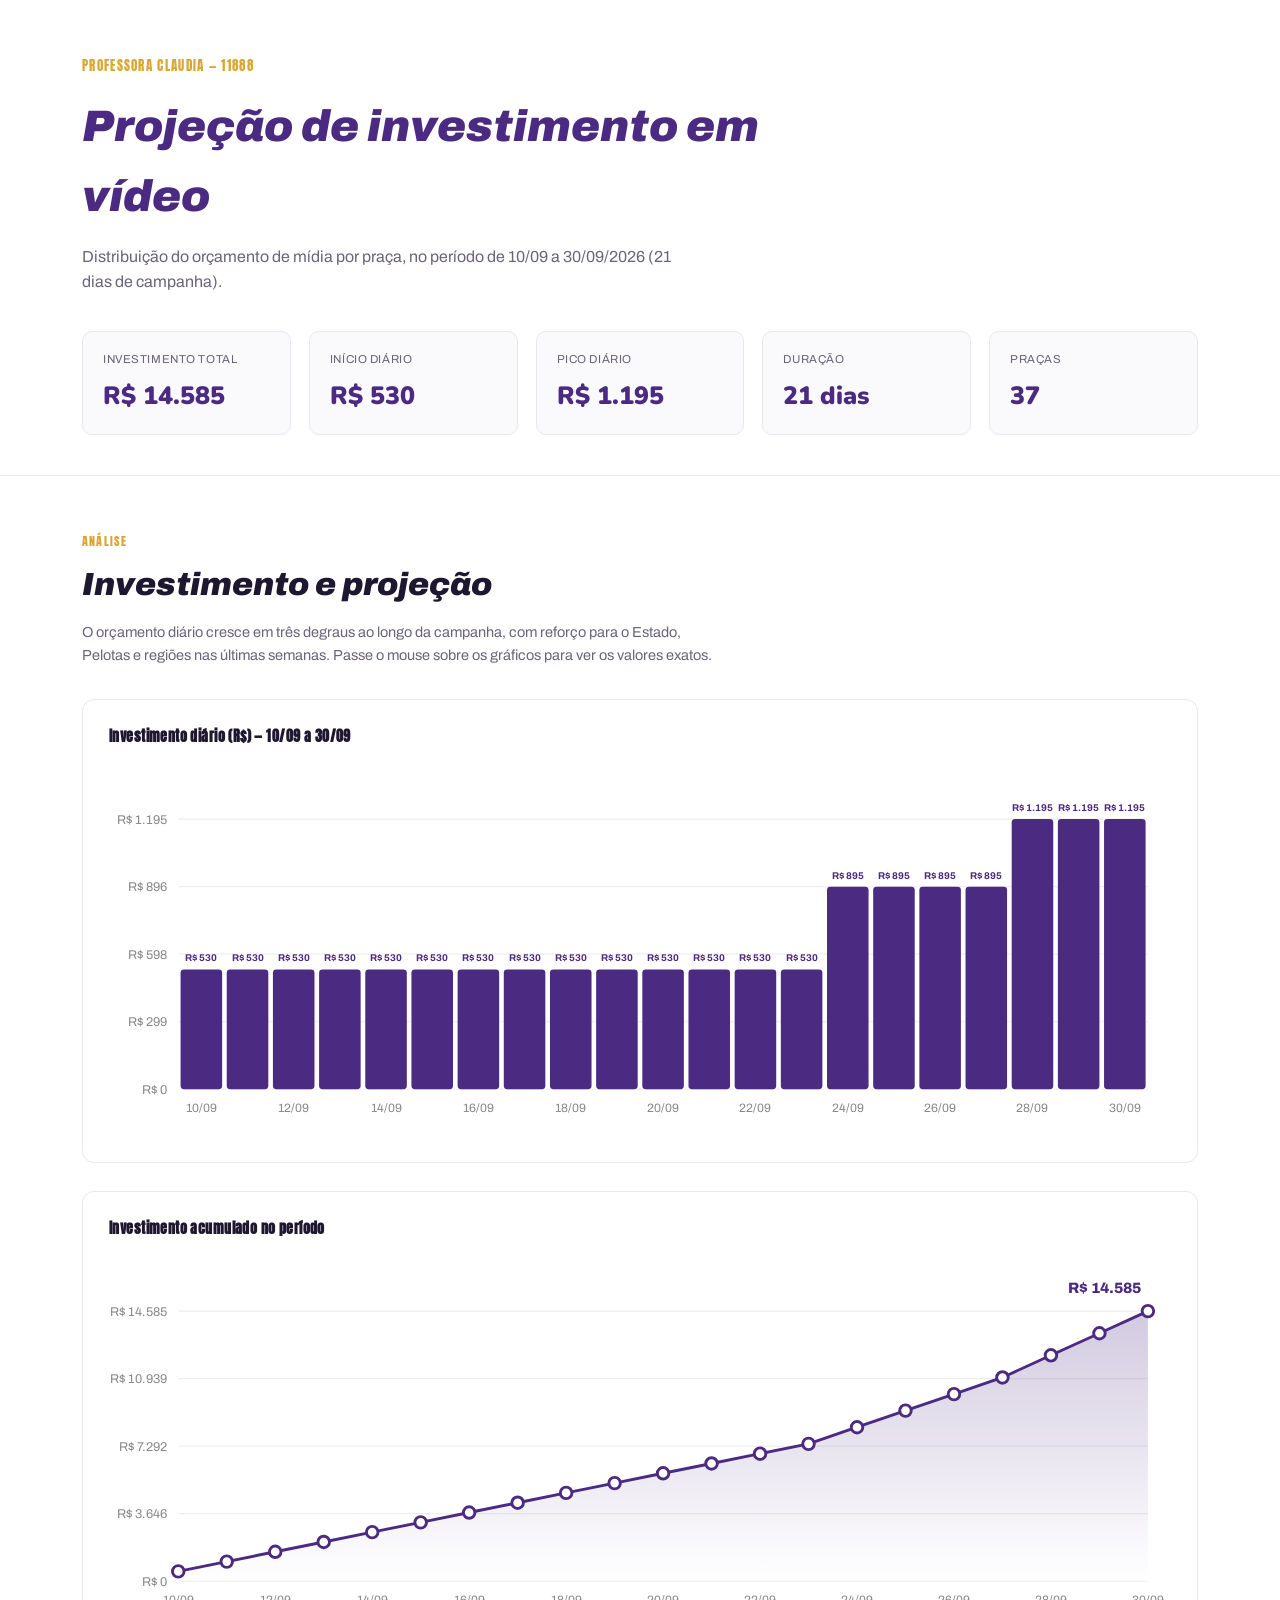
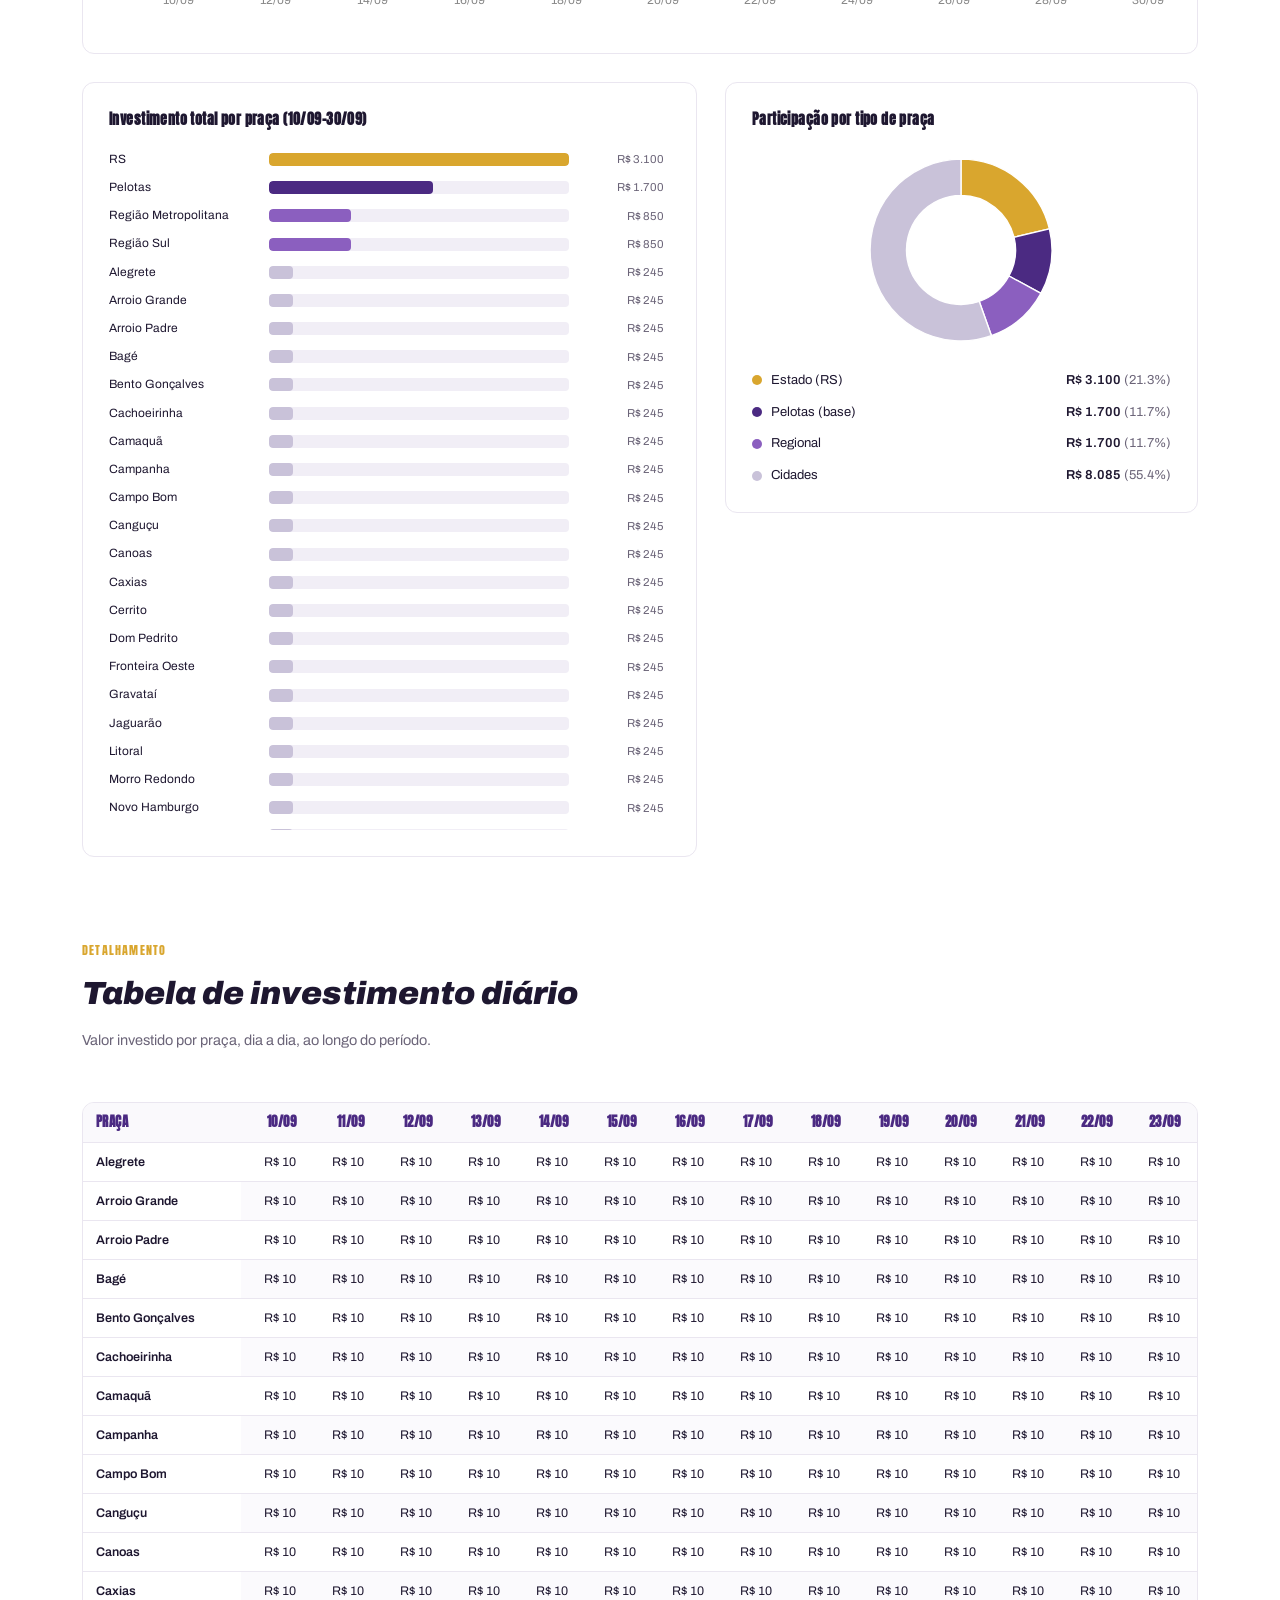
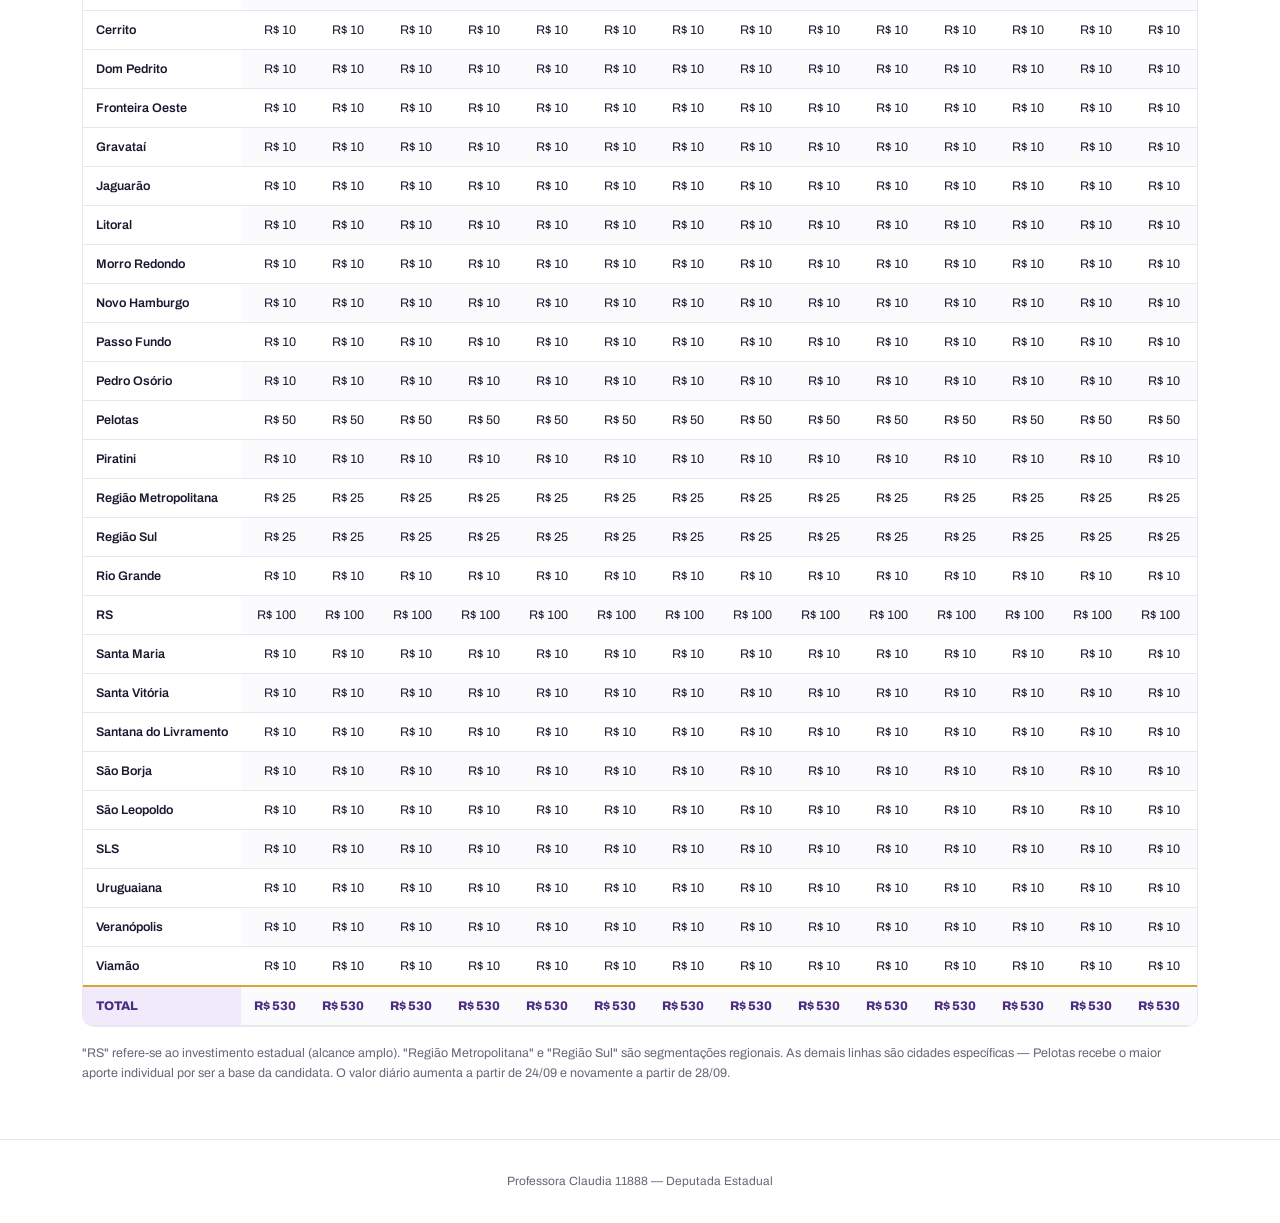
<file: planodeinvestimento.html>
<!DOCTYPE html>
<html lang="pt-BR">
<head>
<meta charset="UTF-8">
<meta name="viewport" content="width=device-width, initial-scale=1.0">
<title>Professora Claudia — Projeção de Investimento</title>
<link rel="preconnect" href="https://fonts.googleapis.com">
<link rel="preconnect" href="https://fonts.gstatic.com" crossorigin>
<link href="https://fonts.googleapis.com/css2?family=Anton&family=Archivo:ital,wght@0,400;0,500;0,600;0,700;1,800;1,900&family=Nunito:wght@800;900&display=swap" rel="stylesheet">
<style>
  :root{
    --purple:#4B2A82;
    --purple-soft:#8B5FBF;
    --gold:#D9A62E;
    --ink:#1E1730;
    --gray:#6B6478;
    --line:#EAE6F0;
  }
  *{box-sizing:border-box;margin:0;padding:0;}
  body{
    background:#FFFFFF;
    color:var(--ink);
    font-family:'Archivo',sans-serif;
    line-height:1.6;
  }
  .display{font-family:'Anton',sans-serif;text-transform:uppercase;letter-spacing:0.01em;}
  .wrap{max-width:1180px;margin:0 auto;padding:0 32px;}

  header{padding:56px 0 40px;border-bottom:1px solid var(--line);}
  .brand{font-family:'Anton',sans-serif;font-size:13px;letter-spacing:0.1em;color:var(--gold);margin-bottom:14px;}
  header h1{font-family:'Archivo',sans-serif;font-weight:900;font-style:italic;font-size:clamp(28px,4vw,44px);color:var(--purple);max-width:760px;}
  header p{margin-top:12px;font-size:16px;color:var(--gray);max-width:600px;}

  .kpi-row{display:flex;gap:18px;flex-wrap:wrap;margin-top:36px;}
  .kpi-card{flex:1;min-width:170px;background:#FAF9FC;border:1px solid var(--line);border-radius:10px;padding:18px 20px;}
  .kpi-card .kpi-label{font-size:11.5px;letter-spacing:0.05em;text-transform:uppercase;color:var(--gray);margin-bottom:8px;}
  .kpi-card .kpi-value{font-family:'Nunito',sans-serif;font-weight:900;font-size:25px;color:var(--purple);}

  section{padding:56px 0;}
  .section-head{max-width:640px;margin-bottom:32px;}
  .section-eyebrow{font-family:'Anton',sans-serif;font-size:12px;letter-spacing:0.1em;color:var(--gold);margin-bottom:8px;}
  .section-head h2{font-family:'Archivo',sans-serif;font-weight:900;font-style:italic;font-size:clamp(22px,3vw,32px);color:var(--ink);}
  .section-head p{margin-top:10px;font-size:14.5px;color:var(--gray);}

  .chart-panel{background:#fff;border:1px solid var(--line);border-radius:12px;padding:26px;margin-bottom:28px;}
  .chart-panel h3{font-family:'Anton',sans-serif;font-size:14px;letter-spacing:0.03em;color:var(--ink);margin-bottom:18px;}

  .charts-grid{display:grid;grid-template-columns:1.3fr 1fr;gap:28px;align-items:start;}

  .bar-list{display:flex;flex-direction:column;gap:9px;max-height:680px;overflow-y:auto;padding-right:6px;}
  .bar-row{display:grid;grid-template-columns:150px 1fr 85px;align-items:center;gap:10px;cursor:default;}
  .bar-label{font-size:12px;color:var(--ink);white-space:nowrap;overflow:hidden;text-overflow:ellipsis;}
  .bar-track{height:13px;background:#F1EEF6;border-radius:4px;overflow:hidden;}
  .bar-fill{height:100%;border-radius:4px;transition:opacity .15s;}
  .bar-row:hover .bar-fill{opacity:0.75;}
  .bar-value{font-size:11.5px;color:var(--gray);text-align:right;font-variant-numeric:tabular-nums;}

  .donut-wrap{display:flex;flex-direction:column;align-items:center;gap:20px;}
  .donut-svg{width:200px;height:200px;}
  .donut-seg{cursor:default;transition:opacity .15s;stroke:#fff;stroke-width:1.5;}
  .donut-seg:hover{opacity:0.8;}
  .legend{width:100%;display:flex;flex-direction:column;gap:11px;}
  .legend-item{display:flex;align-items:center;gap:9px;font-size:13px;}
  .legend-dot{width:10px;height:10px;border-radius:50%;flex-shrink:0;}
  .legend-label{flex:1;color:var(--ink);}
  .legend-value{color:var(--ink);font-weight:600;font-variant-numeric:tabular-nums;}
  .legend-pct{color:var(--gray);font-weight:400;}

  .chart-svg{width:100%;height:auto;display:block;}
  .daily-bar{cursor:default;transition:opacity .15s;}
  .daily-bar:hover{opacity:0.75;}
  .cum-pt{cursor:default;}
  .cum-pt:hover{r:7;}

  .table-wrap{overflow-x:auto;border:1px solid var(--line);border-radius:12px;position:relative;}
  .table-scroll-top{overflow-x:scroll;overflow-y:hidden;height:16px;margin-bottom:2px;scrollbar-width:thin;}
  .table-scroll-top-inner{height:1px;}
  .table-scroll-top::-webkit-scrollbar{height:10px;}
  .table-scroll-top::-webkit-scrollbar-track{background:#F1EEF6;border-radius:6px;}
  .table-scroll-top::-webkit-scrollbar-thumb{background:var(--purple-soft);border-radius:6px;}
  .scroll-hint{display:none;}
  @media(max-width:760px){
    .scroll-hint{
      display:block;font-size:12px;color:var(--purple);font-weight:600;
      margin-bottom:10px;
    }
  }
  table{border-collapse:collapse;width:100%;font-size:12.5px;white-space:nowrap;}
  th, td{padding:9px 13px;text-align:right;border-bottom:1px solid var(--line);}
  th{font-family:'Anton',sans-serif;font-size:13px;letter-spacing:0.03em;color:var(--purple);text-transform:uppercase;background:#FAF9FC;position:sticky;top:0;}
  td{color:var(--ink);font-variant-numeric:tabular-nums;}
  .sticky-col{position:sticky;left:0;background:#fff;text-align:left;font-weight:600;z-index:2;}
  th.sticky-col{background:#FAF9FC;z-index:3;}
  .total-col{color:var(--purple);font-weight:700;background:#F6F2FB;}
  tbody tr:nth-child(even) td:not(.sticky-col):not(.total-col){background:#FBFAFD;}
  .table-total-row td{font-weight:800;color:var(--purple);background:#F1EAFB;border-top:2px solid var(--gold);}
  .table-total-row td.sticky-col{background:#F1EAFB;}

  .note{margin-top:16px;font-size:12.5px;color:var(--gray);}

  footer{padding:32px 0;text-align:center;font-size:12px;color:var(--gray);border-top:1px solid var(--line);}

  #tooltip{
    position:fixed;pointer-events:none;background:var(--ink);color:#fff;font-size:12.5px;
    padding:7px 11px;border-radius:6px;transform:translate(-50%,-120%);opacity:0;transition:opacity .1s;
    white-space:nowrap;z-index:100;font-family:'Archivo',sans-serif;
  }
  #tooltip.show{opacity:1;}

  @media(max-width:900px){
    .charts-grid{grid-template-columns:1fr;}
    .bar-row{grid-template-columns:100px 1fr 65px;}
  }
</style>
</head>
<body>

<div id="tooltip"></div>

<header>
  <div class="wrap">
    <div class="brand display">Professora Claudia — 11888</div>
    <h1>Projeção de investimento em vídeo</h1>
    <p>Distribuição do orçamento de mídia por praça, no período de 10/09 a 30/09/2026 (21 dias de campanha).</p>
    <div class="kpi-row">
      <div class="kpi-card"><div class="kpi-label">Investimento total</div><div class="kpi-value">R$ 14.585</div></div>
      <div class="kpi-card"><div class="kpi-label">Início diário</div><div class="kpi-value">R$ 530</div></div>
      <div class="kpi-card"><div class="kpi-label">Pico diário</div><div class="kpi-value">R$ 1.195</div></div>
      <div class="kpi-card"><div class="kpi-label">Duração</div><div class="kpi-value">21 dias</div></div>
      <div class="kpi-card"><div class="kpi-label">Praças</div><div class="kpi-value">37</div></div>
    </div>
  </div>
</header>

<section id="graficos">
  <div class="wrap">
    <div class="section-head">
      <div class="section-eyebrow display">Análise</div>
      <h2>Investimento e projeção</h2>
      <p>O orçamento diário cresce em três degraus ao longo da campanha, com reforço para o Estado, Pelotas e regiões nas últimas semanas. Passe o mouse sobre os gráficos para ver os valores exatos.</p>
    </div>

    <div class="chart-panel">
      <h3>Investimento diário (R$) — 10/09 a 30/09</h3>
      
<svg viewBox="0 0 920 320" class="chart-svg" preserveAspectRatio="xMidYMid meet">
  <line x1="60" y1="280.0" x2="900" y2="280.0" stroke="#EEE" stroke-width="1"/><text x="50" y="284.0" font-size="11" fill="#888" text-anchor="end" font-family="Archivo, sans-serif">R$ 0</text><line x1="60" y1="221.5" x2="900" y2="221.5" stroke="#EEE" stroke-width="1"/><text x="50" y="225.5" font-size="11" fill="#888" text-anchor="end" font-family="Archivo, sans-serif">R$ 299</text><line x1="60" y1="163.0" x2="900" y2="163.0" stroke="#EEE" stroke-width="1"/><text x="50" y="167.0" font-size="11" fill="#888" text-anchor="end" font-family="Archivo, sans-serif">R$ 598</text><line x1="60" y1="104.5" x2="900" y2="104.5" stroke="#EEE" stroke-width="1"/><text x="50" y="108.5" font-size="11" fill="#888" text-anchor="end" font-family="Archivo, sans-serif">R$ 896</text><line x1="60" y1="46.0" x2="900" y2="46.0" stroke="#EEE" stroke-width="1"/><text x="50" y="50.0" font-size="11" fill="#888" text-anchor="end" font-family="Archivo, sans-serif">R$ 1.195</text>
  <rect x="62.0" y="176.2" width="36.0" height="103.8" rx="3" fill="#4B2A82" class="daily-bar" data-tip="10/09: R$ 530"/>
<rect x="102.0" y="176.2" width="36.0" height="103.8" rx="3" fill="#4B2A82" class="daily-bar" data-tip="11/09: R$ 530"/>
<rect x="142.0" y="176.2" width="36.0" height="103.8" rx="3" fill="#4B2A82" class="daily-bar" data-tip="12/09: R$ 530"/>
<rect x="182.0" y="176.2" width="36.0" height="103.8" rx="3" fill="#4B2A82" class="daily-bar" data-tip="13/09: R$ 530"/>
<rect x="222.0" y="176.2" width="36.0" height="103.8" rx="3" fill="#4B2A82" class="daily-bar" data-tip="14/09: R$ 530"/>
<rect x="262.0" y="176.2" width="36.0" height="103.8" rx="3" fill="#4B2A82" class="daily-bar" data-tip="15/09: R$ 530"/>
<rect x="302.0" y="176.2" width="36.0" height="103.8" rx="3" fill="#4B2A82" class="daily-bar" data-tip="16/09: R$ 530"/>
<rect x="342.0" y="176.2" width="36.0" height="103.8" rx="3" fill="#4B2A82" class="daily-bar" data-tip="17/09: R$ 530"/>
<rect x="382.0" y="176.2" width="36.0" height="103.8" rx="3" fill="#4B2A82" class="daily-bar" data-tip="18/09: R$ 530"/>
<rect x="422.0" y="176.2" width="36.0" height="103.8" rx="3" fill="#4B2A82" class="daily-bar" data-tip="19/09: R$ 530"/>
<rect x="462.0" y="176.2" width="36.0" height="103.8" rx="3" fill="#4B2A82" class="daily-bar" data-tip="20/09: R$ 530"/>
<rect x="502.0" y="176.2" width="36.0" height="103.8" rx="3" fill="#4B2A82" class="daily-bar" data-tip="21/09: R$ 530"/>
<rect x="542.0" y="176.2" width="36.0" height="103.8" rx="3" fill="#4B2A82" class="daily-bar" data-tip="22/09: R$ 530"/>
<rect x="582.0" y="176.2" width="36.0" height="103.8" rx="3" fill="#4B2A82" class="daily-bar" data-tip="23/09: R$ 530"/>
<rect x="622.0" y="104.7" width="36.0" height="175.3" rx="3" fill="#4B2A82" class="daily-bar" data-tip="24/09: R$ 895"/>
<rect x="662.0" y="104.7" width="36.0" height="175.3" rx="3" fill="#4B2A82" class="daily-bar" data-tip="25/09: R$ 895"/>
<rect x="702.0" y="104.7" width="36.0" height="175.3" rx="3" fill="#4B2A82" class="daily-bar" data-tip="26/09: R$ 895"/>
<rect x="742.0" y="104.7" width="36.0" height="175.3" rx="3" fill="#4B2A82" class="daily-bar" data-tip="27/09: R$ 895"/>
<rect x="782.0" y="46.0" width="36.0" height="234.0" rx="3" fill="#4B2A82" class="daily-bar" data-tip="28/09: R$ 1.195"/>
<rect x="822.0" y="46.0" width="36.0" height="234.0" rx="3" fill="#4B2A82" class="daily-bar" data-tip="29/09: R$ 1.195"/>
<rect x="862.0" y="46.0" width="36.0" height="234.0" rx="3" fill="#4B2A82" class="daily-bar" data-tip="30/09: R$ 1.195"/>
  <text x="80.0" y="169.2" font-size="8.5" fill="#4B2A82" font-weight="700" text-anchor="middle" font-family="Archivo, sans-serif">R$ 530</text>
<text x="120.0" y="169.2" font-size="8.5" fill="#4B2A82" font-weight="700" text-anchor="middle" font-family="Archivo, sans-serif">R$ 530</text>
<text x="160.0" y="169.2" font-size="8.5" fill="#4B2A82" font-weight="700" text-anchor="middle" font-family="Archivo, sans-serif">R$ 530</text>
<text x="200.0" y="169.2" font-size="8.5" fill="#4B2A82" font-weight="700" text-anchor="middle" font-family="Archivo, sans-serif">R$ 530</text>
<text x="240.0" y="169.2" font-size="8.5" fill="#4B2A82" font-weight="700" text-anchor="middle" font-family="Archivo, sans-serif">R$ 530</text>
<text x="280.0" y="169.2" font-size="8.5" fill="#4B2A82" font-weight="700" text-anchor="middle" font-family="Archivo, sans-serif">R$ 530</text>
<text x="320.0" y="169.2" font-size="8.5" fill="#4B2A82" font-weight="700" text-anchor="middle" font-family="Archivo, sans-serif">R$ 530</text>
<text x="360.0" y="169.2" font-size="8.5" fill="#4B2A82" font-weight="700" text-anchor="middle" font-family="Archivo, sans-serif">R$ 530</text>
<text x="400.0" y="169.2" font-size="8.5" fill="#4B2A82" font-weight="700" text-anchor="middle" font-family="Archivo, sans-serif">R$ 530</text>
<text x="440.0" y="169.2" font-size="8.5" fill="#4B2A82" font-weight="700" text-anchor="middle" font-family="Archivo, sans-serif">R$ 530</text>
<text x="480.0" y="169.2" font-size="8.5" fill="#4B2A82" font-weight="700" text-anchor="middle" font-family="Archivo, sans-serif">R$ 530</text>
<text x="520.0" y="169.2" font-size="8.5" fill="#4B2A82" font-weight="700" text-anchor="middle" font-family="Archivo, sans-serif">R$ 530</text>
<text x="560.0" y="169.2" font-size="8.5" fill="#4B2A82" font-weight="700" text-anchor="middle" font-family="Archivo, sans-serif">R$ 530</text>
<text x="600.0" y="169.2" font-size="8.5" fill="#4B2A82" font-weight="700" text-anchor="middle" font-family="Archivo, sans-serif">R$ 530</text>
<text x="640.0" y="97.7" font-size="8.5" fill="#4B2A82" font-weight="700" text-anchor="middle" font-family="Archivo, sans-serif">R$ 895</text>
<text x="680.0" y="97.7" font-size="8.5" fill="#4B2A82" font-weight="700" text-anchor="middle" font-family="Archivo, sans-serif">R$ 895</text>
<text x="720.0" y="97.7" font-size="8.5" fill="#4B2A82" font-weight="700" text-anchor="middle" font-family="Archivo, sans-serif">R$ 895</text>
<text x="760.0" y="97.7" font-size="8.5" fill="#4B2A82" font-weight="700" text-anchor="middle" font-family="Archivo, sans-serif">R$ 895</text>
<text x="800.0" y="39.0" font-size="8.5" fill="#4B2A82" font-weight="700" text-anchor="middle" font-family="Archivo, sans-serif">R$ 1.195</text>
<text x="840.0" y="39.0" font-size="8.5" fill="#4B2A82" font-weight="700" text-anchor="middle" font-family="Archivo, sans-serif">R$ 1.195</text>
<text x="880.0" y="39.0" font-size="8.5" fill="#4B2A82" font-weight="700" text-anchor="middle" font-family="Archivo, sans-serif">R$ 1.195</text>
  <text x="80.0" y="300" font-size="10.5" fill="#888" text-anchor="middle" font-family="Archivo, sans-serif">10/09</text><text x="160.0" y="300" font-size="10.5" fill="#888" text-anchor="middle" font-family="Archivo, sans-serif">12/09</text><text x="240.0" y="300" font-size="10.5" fill="#888" text-anchor="middle" font-family="Archivo, sans-serif">14/09</text><text x="320.0" y="300" font-size="10.5" fill="#888" text-anchor="middle" font-family="Archivo, sans-serif">16/09</text><text x="400.0" y="300" font-size="10.5" fill="#888" text-anchor="middle" font-family="Archivo, sans-serif">18/09</text><text x="480.0" y="300" font-size="10.5" fill="#888" text-anchor="middle" font-family="Archivo, sans-serif">20/09</text><text x="560.0" y="300" font-size="10.5" fill="#888" text-anchor="middle" font-family="Archivo, sans-serif">22/09</text><text x="640.0" y="300" font-size="10.5" fill="#888" text-anchor="middle" font-family="Archivo, sans-serif">24/09</text><text x="720.0" y="300" font-size="10.5" fill="#888" text-anchor="middle" font-family="Archivo, sans-serif">26/09</text><text x="800.0" y="300" font-size="10.5" fill="#888" text-anchor="middle" font-family="Archivo, sans-serif">28/09</text><text x="880.0" y="300" font-size="10.5" fill="#888" text-anchor="middle" font-family="Archivo, sans-serif">30/09</text>
</svg>

    </div>

    <div class="chart-panel">
      <h3>Investimento acumulado no período</h3>
      
<svg viewBox="0 0 920 320" class="chart-svg" preserveAspectRatio="xMidYMid meet">
  <line x1="60" y1="280.0" x2="900" y2="280.0" stroke="#EEE" stroke-width="1"/><text x="50" y="284.0" font-size="11" fill="#888" text-anchor="end" font-family="Archivo, sans-serif">R$ 0</text><line x1="60" y1="221.5" x2="900" y2="221.5" stroke="#EEE" stroke-width="1"/><text x="50" y="225.5" font-size="11" fill="#888" text-anchor="end" font-family="Archivo, sans-serif">R$ 3.646</text><line x1="60" y1="163.0" x2="900" y2="163.0" stroke="#EEE" stroke-width="1"/><text x="50" y="167.0" font-size="11" fill="#888" text-anchor="end" font-family="Archivo, sans-serif">R$ 7.292</text><line x1="60" y1="104.5" x2="900" y2="104.5" stroke="#EEE" stroke-width="1"/><text x="50" y="108.5" font-size="11" fill="#888" text-anchor="end" font-family="Archivo, sans-serif">R$ 10.939</text><line x1="60" y1="46.0" x2="900" y2="46.0" stroke="#EEE" stroke-width="1"/><text x="50" y="50.0" font-size="11" fill="#888" text-anchor="end" font-family="Archivo, sans-serif">R$ 14.585</text>
  <polygon points="60.0,271.5 102.0,263.0 144.0,254.5 186.0,246.0 228.0,237.5 270.0,229.0 312.0,220.5 354.0,212.0 396.0,203.5 438.0,195.0 480.0,186.5 522.0,178.0 564.0,169.5 606.0,161.0 648.0,146.6 690.0,132.2 732.0,117.9 774.0,103.5 816.0,84.3 858.0,65.2 900.0,46.0 900.0,280.0 60.0,280.0" fill="url(#areaGrad)"/>
  <polyline points="60.0,271.5 102.0,263.0 144.0,254.5 186.0,246.0 228.0,237.5 270.0,229.0 312.0,220.5 354.0,212.0 396.0,203.5 438.0,195.0 480.0,186.5 522.0,178.0 564.0,169.5 606.0,161.0 648.0,146.6 690.0,132.2 732.0,117.9 774.0,103.5 816.0,84.3 858.0,65.2 900.0,46.0" fill="none" stroke="#4B2A82" stroke-width="2.5"/>
  <circle cx="60.0" cy="271.5" r="5" fill="#fff" stroke="#4B2A82" stroke-width="2.5" pointer-events="none"/>
<circle cx="102.0" cy="263.0" r="5" fill="#fff" stroke="#4B2A82" stroke-width="2.5" pointer-events="none"/>
<circle cx="144.0" cy="254.5" r="5" fill="#fff" stroke="#4B2A82" stroke-width="2.5" pointer-events="none"/>
<circle cx="186.0" cy="246.0" r="5" fill="#fff" stroke="#4B2A82" stroke-width="2.5" pointer-events="none"/>
<circle cx="228.0" cy="237.5" r="5" fill="#fff" stroke="#4B2A82" stroke-width="2.5" pointer-events="none"/>
<circle cx="270.0" cy="229.0" r="5" fill="#fff" stroke="#4B2A82" stroke-width="2.5" pointer-events="none"/>
<circle cx="312.0" cy="220.5" r="5" fill="#fff" stroke="#4B2A82" stroke-width="2.5" pointer-events="none"/>
<circle cx="354.0" cy="212.0" r="5" fill="#fff" stroke="#4B2A82" stroke-width="2.5" pointer-events="none"/>
<circle cx="396.0" cy="203.5" r="5" fill="#fff" stroke="#4B2A82" stroke-width="2.5" pointer-events="none"/>
<circle cx="438.0" cy="195.0" r="5" fill="#fff" stroke="#4B2A82" stroke-width="2.5" pointer-events="none"/>
<circle cx="480.0" cy="186.5" r="5" fill="#fff" stroke="#4B2A82" stroke-width="2.5" pointer-events="none"/>
<circle cx="522.0" cy="178.0" r="5" fill="#fff" stroke="#4B2A82" stroke-width="2.5" pointer-events="none"/>
<circle cx="564.0" cy="169.5" r="5" fill="#fff" stroke="#4B2A82" stroke-width="2.5" pointer-events="none"/>
<circle cx="606.0" cy="161.0" r="5" fill="#fff" stroke="#4B2A82" stroke-width="2.5" pointer-events="none"/>
<circle cx="648.0" cy="146.6" r="5" fill="#fff" stroke="#4B2A82" stroke-width="2.5" pointer-events="none"/>
<circle cx="690.0" cy="132.2" r="5" fill="#fff" stroke="#4B2A82" stroke-width="2.5" pointer-events="none"/>
<circle cx="732.0" cy="117.9" r="5" fill="#fff" stroke="#4B2A82" stroke-width="2.5" pointer-events="none"/>
<circle cx="774.0" cy="103.5" r="5" fill="#fff" stroke="#4B2A82" stroke-width="2.5" pointer-events="none"/>
<circle cx="816.0" cy="84.3" r="5" fill="#fff" stroke="#4B2A82" stroke-width="2.5" pointer-events="none"/>
<circle cx="858.0" cy="65.2" r="5" fill="#fff" stroke="#4B2A82" stroke-width="2.5" pointer-events="none"/>
<circle cx="900.0" cy="46.0" r="5" fill="#fff" stroke="#4B2A82" stroke-width="2.5" pointer-events="none"/>
  <text x="894.0" y="30.0" font-size="13" fill="#4B2A82" font-weight="800" text-anchor="end" font-family="Archivo, sans-serif">R$ 14.585</text>
  <circle cx="60.0" cy="271.5" r="20" fill="transparent" class="cum-pt" data-tip="10/09: acumulado R$ 530"/>
<circle cx="102.0" cy="263.0" r="20" fill="transparent" class="cum-pt" data-tip="11/09: acumulado R$ 1.060"/>
<circle cx="144.0" cy="254.5" r="20" fill="transparent" class="cum-pt" data-tip="12/09: acumulado R$ 1.590"/>
<circle cx="186.0" cy="246.0" r="20" fill="transparent" class="cum-pt" data-tip="13/09: acumulado R$ 2.120"/>
<circle cx="228.0" cy="237.5" r="20" fill="transparent" class="cum-pt" data-tip="14/09: acumulado R$ 2.650"/>
<circle cx="270.0" cy="229.0" r="20" fill="transparent" class="cum-pt" data-tip="15/09: acumulado R$ 3.180"/>
<circle cx="312.0" cy="220.5" r="20" fill="transparent" class="cum-pt" data-tip="16/09: acumulado R$ 3.710"/>
<circle cx="354.0" cy="212.0" r="20" fill="transparent" class="cum-pt" data-tip="17/09: acumulado R$ 4.240"/>
<circle cx="396.0" cy="203.5" r="20" fill="transparent" class="cum-pt" data-tip="18/09: acumulado R$ 4.770"/>
<circle cx="438.0" cy="195.0" r="20" fill="transparent" class="cum-pt" data-tip="19/09: acumulado R$ 5.300"/>
<circle cx="480.0" cy="186.5" r="20" fill="transparent" class="cum-pt" data-tip="20/09: acumulado R$ 5.830"/>
<circle cx="522.0" cy="178.0" r="20" fill="transparent" class="cum-pt" data-tip="21/09: acumulado R$ 6.360"/>
<circle cx="564.0" cy="169.5" r="20" fill="transparent" class="cum-pt" data-tip="22/09: acumulado R$ 6.890"/>
<circle cx="606.0" cy="161.0" r="20" fill="transparent" class="cum-pt" data-tip="23/09: acumulado R$ 7.420"/>
<circle cx="648.0" cy="146.6" r="20" fill="transparent" class="cum-pt" data-tip="24/09: acumulado R$ 8.315"/>
<circle cx="690.0" cy="132.2" r="20" fill="transparent" class="cum-pt" data-tip="25/09: acumulado R$ 9.210"/>
<circle cx="732.0" cy="117.9" r="20" fill="transparent" class="cum-pt" data-tip="26/09: acumulado R$ 10.105"/>
<circle cx="774.0" cy="103.5" r="20" fill="transparent" class="cum-pt" data-tip="27/09: acumulado R$ 11.000"/>
<circle cx="816.0" cy="84.3" r="20" fill="transparent" class="cum-pt" data-tip="28/09: acumulado R$ 12.195"/>
<circle cx="858.0" cy="65.2" r="20" fill="transparent" class="cum-pt" data-tip="29/09: acumulado R$ 13.390"/>
<circle cx="900.0" cy="46.0" r="20" fill="transparent" class="cum-pt" data-tip="30/09: acumulado R$ 14.585"/>
  <text x="60.0" y="300" font-size="10.5" fill="#888" text-anchor="middle" font-family="Archivo, sans-serif">10/09</text><text x="144.0" y="300" font-size="10.5" fill="#888" text-anchor="middle" font-family="Archivo, sans-serif">12/09</text><text x="228.0" y="300" font-size="10.5" fill="#888" text-anchor="middle" font-family="Archivo, sans-serif">14/09</text><text x="312.0" y="300" font-size="10.5" fill="#888" text-anchor="middle" font-family="Archivo, sans-serif">16/09</text><text x="396.0" y="300" font-size="10.5" fill="#888" text-anchor="middle" font-family="Archivo, sans-serif">18/09</text><text x="480.0" y="300" font-size="10.5" fill="#888" text-anchor="middle" font-family="Archivo, sans-serif">20/09</text><text x="564.0" y="300" font-size="10.5" fill="#888" text-anchor="middle" font-family="Archivo, sans-serif">22/09</text><text x="648.0" y="300" font-size="10.5" fill="#888" text-anchor="middle" font-family="Archivo, sans-serif">24/09</text><text x="732.0" y="300" font-size="10.5" fill="#888" text-anchor="middle" font-family="Archivo, sans-serif">26/09</text><text x="816.0" y="300" font-size="10.5" fill="#888" text-anchor="middle" font-family="Archivo, sans-serif">28/09</text><text x="900.0" y="300" font-size="10.5" fill="#888" text-anchor="middle" font-family="Archivo, sans-serif">30/09</text>
  <defs>
    <linearGradient id="areaGrad" x1="0" y1="0" x2="0" y2="1">
      <stop offset="0%" stop-color="#4B2A82" stop-opacity="0.25"/>
      <stop offset="100%" stop-color="#4B2A82" stop-opacity="0"/>
    </linearGradient>
  </defs>
</svg>

    </div>

    <div class="charts-grid">
      <div class="chart-panel">
        <h3>Investimento total por praça (10/09–30/09)</h3>
        <div class="bar-list">
          
      <div class="bar-row" data-tip="RS: R$ 3.100">
        <div class="bar-label">RS</div>
        <div class="bar-track"><div class="bar-fill" style="width:100.0%;background:#D9A62E;"></div></div>
        <div class="bar-value">R$ 3.100</div>
      </div>

      <div class="bar-row" data-tip="Pelotas: R$ 1.700">
        <div class="bar-label">Pelotas</div>
        <div class="bar-track"><div class="bar-fill" style="width:54.8%;background:#4B2A82;"></div></div>
        <div class="bar-value">R$ 1.700</div>
      </div>

      <div class="bar-row" data-tip="Região Metropolitana: R$ 850">
        <div class="bar-label">Região Metropolitana</div>
        <div class="bar-track"><div class="bar-fill" style="width:27.4%;background:#8B5FBF;"></div></div>
        <div class="bar-value">R$ 850</div>
      </div>

      <div class="bar-row" data-tip="Região Sul: R$ 850">
        <div class="bar-label">Região Sul</div>
        <div class="bar-track"><div class="bar-fill" style="width:27.4%;background:#8B5FBF;"></div></div>
        <div class="bar-value">R$ 850</div>
      </div>

      <div class="bar-row" data-tip="Alegrete: R$ 245">
        <div class="bar-label">Alegrete</div>
        <div class="bar-track"><div class="bar-fill" style="width:7.9%;background:#C9C2D9;"></div></div>
        <div class="bar-value">R$ 245</div>
      </div>

      <div class="bar-row" data-tip="Arroio Grande: R$ 245">
        <div class="bar-label">Arroio Grande</div>
        <div class="bar-track"><div class="bar-fill" style="width:7.9%;background:#C9C2D9;"></div></div>
        <div class="bar-value">R$ 245</div>
      </div>

      <div class="bar-row" data-tip="Arroio Padre: R$ 245">
        <div class="bar-label">Arroio Padre</div>
        <div class="bar-track"><div class="bar-fill" style="width:7.9%;background:#C9C2D9;"></div></div>
        <div class="bar-value">R$ 245</div>
      </div>

      <div class="bar-row" data-tip="Bagé: R$ 245">
        <div class="bar-label">Bagé</div>
        <div class="bar-track"><div class="bar-fill" style="width:7.9%;background:#C9C2D9;"></div></div>
        <div class="bar-value">R$ 245</div>
      </div>

      <div class="bar-row" data-tip="Bento Gonçalves: R$ 245">
        <div class="bar-label">Bento Gonçalves</div>
        <div class="bar-track"><div class="bar-fill" style="width:7.9%;background:#C9C2D9;"></div></div>
        <div class="bar-value">R$ 245</div>
      </div>

      <div class="bar-row" data-tip="Cachoeirinha: R$ 245">
        <div class="bar-label">Cachoeirinha</div>
        <div class="bar-track"><div class="bar-fill" style="width:7.9%;background:#C9C2D9;"></div></div>
        <div class="bar-value">R$ 245</div>
      </div>

      <div class="bar-row" data-tip="Camaquã: R$ 245">
        <div class="bar-label">Camaquã</div>
        <div class="bar-track"><div class="bar-fill" style="width:7.9%;background:#C9C2D9;"></div></div>
        <div class="bar-value">R$ 245</div>
      </div>

      <div class="bar-row" data-tip="Campanha: R$ 245">
        <div class="bar-label">Campanha</div>
        <div class="bar-track"><div class="bar-fill" style="width:7.9%;background:#C9C2D9;"></div></div>
        <div class="bar-value">R$ 245</div>
      </div>

      <div class="bar-row" data-tip="Campo Bom: R$ 245">
        <div class="bar-label">Campo Bom</div>
        <div class="bar-track"><div class="bar-fill" style="width:7.9%;background:#C9C2D9;"></div></div>
        <div class="bar-value">R$ 245</div>
      </div>

      <div class="bar-row" data-tip="Canguçu: R$ 245">
        <div class="bar-label">Canguçu</div>
        <div class="bar-track"><div class="bar-fill" style="width:7.9%;background:#C9C2D9;"></div></div>
        <div class="bar-value">R$ 245</div>
      </div>

      <div class="bar-row" data-tip="Canoas: R$ 245">
        <div class="bar-label">Canoas</div>
        <div class="bar-track"><div class="bar-fill" style="width:7.9%;background:#C9C2D9;"></div></div>
        <div class="bar-value">R$ 245</div>
      </div>

      <div class="bar-row" data-tip="Caxias: R$ 245">
        <div class="bar-label">Caxias</div>
        <div class="bar-track"><div class="bar-fill" style="width:7.9%;background:#C9C2D9;"></div></div>
        <div class="bar-value">R$ 245</div>
      </div>

      <div class="bar-row" data-tip="Cerrito: R$ 245">
        <div class="bar-label">Cerrito</div>
        <div class="bar-track"><div class="bar-fill" style="width:7.9%;background:#C9C2D9;"></div></div>
        <div class="bar-value">R$ 245</div>
      </div>

      <div class="bar-row" data-tip="Dom Pedrito: R$ 245">
        <div class="bar-label">Dom Pedrito</div>
        <div class="bar-track"><div class="bar-fill" style="width:7.9%;background:#C9C2D9;"></div></div>
        <div class="bar-value">R$ 245</div>
      </div>

      <div class="bar-row" data-tip="Fronteira Oeste: R$ 245">
        <div class="bar-label">Fronteira Oeste</div>
        <div class="bar-track"><div class="bar-fill" style="width:7.9%;background:#C9C2D9;"></div></div>
        <div class="bar-value">R$ 245</div>
      </div>

      <div class="bar-row" data-tip="Gravataí: R$ 245">
        <div class="bar-label">Gravataí</div>
        <div class="bar-track"><div class="bar-fill" style="width:7.9%;background:#C9C2D9;"></div></div>
        <div class="bar-value">R$ 245</div>
      </div>

      <div class="bar-row" data-tip="Jaguarão: R$ 245">
        <div class="bar-label">Jaguarão</div>
        <div class="bar-track"><div class="bar-fill" style="width:7.9%;background:#C9C2D9;"></div></div>
        <div class="bar-value">R$ 245</div>
      </div>

      <div class="bar-row" data-tip="Litoral: R$ 245">
        <div class="bar-label">Litoral</div>
        <div class="bar-track"><div class="bar-fill" style="width:7.9%;background:#C9C2D9;"></div></div>
        <div class="bar-value">R$ 245</div>
      </div>

      <div class="bar-row" data-tip="Morro Redondo: R$ 245">
        <div class="bar-label">Morro Redondo</div>
        <div class="bar-track"><div class="bar-fill" style="width:7.9%;background:#C9C2D9;"></div></div>
        <div class="bar-value">R$ 245</div>
      </div>

      <div class="bar-row" data-tip="Novo Hamburgo: R$ 245">
        <div class="bar-label">Novo Hamburgo</div>
        <div class="bar-track"><div class="bar-fill" style="width:7.9%;background:#C9C2D9;"></div></div>
        <div class="bar-value">R$ 245</div>
      </div>

      <div class="bar-row" data-tip="Passo Fundo: R$ 245">
        <div class="bar-label">Passo Fundo</div>
        <div class="bar-track"><div class="bar-fill" style="width:7.9%;background:#C9C2D9;"></div></div>
        <div class="bar-value">R$ 245</div>
      </div>

      <div class="bar-row" data-tip="Pedro Osório: R$ 245">
        <div class="bar-label">Pedro Osório</div>
        <div class="bar-track"><div class="bar-fill" style="width:7.9%;background:#C9C2D9;"></div></div>
        <div class="bar-value">R$ 245</div>
      </div>

      <div class="bar-row" data-tip="Piratini: R$ 245">
        <div class="bar-label">Piratini</div>
        <div class="bar-track"><div class="bar-fill" style="width:7.9%;background:#C9C2D9;"></div></div>
        <div class="bar-value">R$ 245</div>
      </div>

      <div class="bar-row" data-tip="Rio Grande: R$ 245">
        <div class="bar-label">Rio Grande</div>
        <div class="bar-track"><div class="bar-fill" style="width:7.9%;background:#C9C2D9;"></div></div>
        <div class="bar-value">R$ 245</div>
      </div>

      <div class="bar-row" data-tip="Santa Maria: R$ 245">
        <div class="bar-label">Santa Maria</div>
        <div class="bar-track"><div class="bar-fill" style="width:7.9%;background:#C9C2D9;"></div></div>
        <div class="bar-value">R$ 245</div>
      </div>

      <div class="bar-row" data-tip="Santa Vitória: R$ 245">
        <div class="bar-label">Santa Vitória</div>
        <div class="bar-track"><div class="bar-fill" style="width:7.9%;background:#C9C2D9;"></div></div>
        <div class="bar-value">R$ 245</div>
      </div>

      <div class="bar-row" data-tip="Santana do Livramento: R$ 245">
        <div class="bar-label">Santana do Livramento</div>
        <div class="bar-track"><div class="bar-fill" style="width:7.9%;background:#C9C2D9;"></div></div>
        <div class="bar-value">R$ 245</div>
      </div>

      <div class="bar-row" data-tip="São Borja: R$ 245">
        <div class="bar-label">São Borja</div>
        <div class="bar-track"><div class="bar-fill" style="width:7.9%;background:#C9C2D9;"></div></div>
        <div class="bar-value">R$ 245</div>
      </div>

      <div class="bar-row" data-tip="São Leopoldo: R$ 245">
        <div class="bar-label">São Leopoldo</div>
        <div class="bar-track"><div class="bar-fill" style="width:7.9%;background:#C9C2D9;"></div></div>
        <div class="bar-value">R$ 245</div>
      </div>

      <div class="bar-row" data-tip="SLS: R$ 245">
        <div class="bar-label">SLS</div>
        <div class="bar-track"><div class="bar-fill" style="width:7.9%;background:#C9C2D9;"></div></div>
        <div class="bar-value">R$ 245</div>
      </div>

      <div class="bar-row" data-tip="Uruguaiana: R$ 245">
        <div class="bar-label">Uruguaiana</div>
        <div class="bar-track"><div class="bar-fill" style="width:7.9%;background:#C9C2D9;"></div></div>
        <div class="bar-value">R$ 245</div>
      </div>

      <div class="bar-row" data-tip="Veranópolis: R$ 245">
        <div class="bar-label">Veranópolis</div>
        <div class="bar-track"><div class="bar-fill" style="width:7.9%;background:#C9C2D9;"></div></div>
        <div class="bar-value">R$ 245</div>
      </div>

      <div class="bar-row" data-tip="Viamão: R$ 245">
        <div class="bar-label">Viamão</div>
        <div class="bar-track"><div class="bar-fill" style="width:7.9%;background:#C9C2D9;"></div></div>
        <div class="bar-value">R$ 245</div>
      </div>
        </div>
      </div>
      <div class="chart-panel">
        <h3>Participação por tipo de praça</h3>
        <div class="donut-wrap">
          
<svg viewBox="0 0 220 220" class="donut-svg">
  <path d="M 110.00,10.00 A 100,100 0 0 1 207.24,86.68 L 168.35,96.01 A 60,60 0 0 0 110.00,50.00 Z" fill="#D9A62E" class="donut-seg" data-tip="Estado (RS): R$ 3.100 (21.3%)"/><path d="M 207.24,86.68 A 100,100 0 0 1 197.90,157.68 L 162.74,138.61 A 60,60 0 0 0 168.35,96.01 Z" fill="#4B2A82" class="donut-seg" data-tip="Pelotas (base): R$ 1.700 (11.7%)"/><path d="M 197.90,157.68 A 100,100 0 0 1 143.48,204.23 L 130.09,166.54 A 60,60 0 0 0 162.74,138.61 Z" fill="#8B5FBF" class="donut-seg" data-tip="Regional: R$ 1.700 (11.7%)"/><path d="M 143.48,204.23 A 100,100 0 1 1 110.00,10.00 L 110.00,50.00 A 60,60 0 1 0 130.09,166.54 Z" fill="#C9C2D9" class="donut-seg" data-tip="Cidades: R$ 8.085 (55.4%)"/>
</svg>

          <div class="legend">
            
      <div class="legend-item">
        <span class="legend-dot" style="background:#D9A62E;"></span>
        <span class="legend-label">Estado (RS)</span>
        <span class="legend-value">R$ 3.100 <span class="legend-pct">(21.3%)</span></span>
      </div>

      <div class="legend-item">
        <span class="legend-dot" style="background:#4B2A82;"></span>
        <span class="legend-label">Pelotas (base)</span>
        <span class="legend-value">R$ 1.700 <span class="legend-pct">(11.7%)</span></span>
      </div>

      <div class="legend-item">
        <span class="legend-dot" style="background:#8B5FBF;"></span>
        <span class="legend-label">Regional</span>
        <span class="legend-value">R$ 1.700 <span class="legend-pct">(11.7%)</span></span>
      </div>

      <div class="legend-item">
        <span class="legend-dot" style="background:#C9C2D9;"></span>
        <span class="legend-label">Cidades</span>
        <span class="legend-value">R$ 8.085 <span class="legend-pct">(55.4%)</span></span>
      </div>
          </div>
        </div>
      </div>
    </div>
  </div>
</section>

<section id="tabela" style="padding-top:0;">
  <div class="wrap">
    <div class="section-head">
      <div class="section-eyebrow display">Detalhamento</div>
      <h2>Tabela de investimento diário</h2>
      <p>Valor investido por praça, dia a dia, ao longo do período.</p>
    </div>
    <div class="scroll-hint">Arraste para o lado para ver todos os dias →</div>
    <div class="table-scroll-top"><div class="table-scroll-top-inner"></div></div>
    <div class="table-wrap" id="tableWrap">
      <table id="investTable">
        <thead><tr><th class='sticky-col'>Praça</th><th>10/09</th><th>11/09</th><th>12/09</th><th>13/09</th><th>14/09</th><th>15/09</th><th>16/09</th><th>17/09</th><th>18/09</th><th>19/09</th><th>20/09</th><th>21/09</th><th>22/09</th><th>23/09</th><th>24/09</th><th>25/09</th><th>26/09</th><th>27/09</th><th>28/09</th><th>29/09</th><th>30/09</th><th class='total-col'>Total</th></tr></thead>
        <tbody>
          <tr><td class='sticky-col'>Alegrete</td><td>R$ 10</td><td>R$ 10</td><td>R$ 10</td><td>R$ 10</td><td>R$ 10</td><td>R$ 10</td><td>R$ 10</td><td>R$ 10</td><td>R$ 10</td><td>R$ 10</td><td>R$ 10</td><td>R$ 10</td><td>R$ 10</td><td>R$ 10</td><td>R$ 15</td><td>R$ 15</td><td>R$ 15</td><td>R$ 15</td><td>R$ 15</td><td>R$ 15</td><td>R$ 15</td><td class='total-col'>R$ 245</td></tr>
<tr><td class='sticky-col'>Arroio Grande</td><td>R$ 10</td><td>R$ 10</td><td>R$ 10</td><td>R$ 10</td><td>R$ 10</td><td>R$ 10</td><td>R$ 10</td><td>R$ 10</td><td>R$ 10</td><td>R$ 10</td><td>R$ 10</td><td>R$ 10</td><td>R$ 10</td><td>R$ 10</td><td>R$ 15</td><td>R$ 15</td><td>R$ 15</td><td>R$ 15</td><td>R$ 15</td><td>R$ 15</td><td>R$ 15</td><td class='total-col'>R$ 245</td></tr>
<tr><td class='sticky-col'>Arroio Padre</td><td>R$ 10</td><td>R$ 10</td><td>R$ 10</td><td>R$ 10</td><td>R$ 10</td><td>R$ 10</td><td>R$ 10</td><td>R$ 10</td><td>R$ 10</td><td>R$ 10</td><td>R$ 10</td><td>R$ 10</td><td>R$ 10</td><td>R$ 10</td><td>R$ 15</td><td>R$ 15</td><td>R$ 15</td><td>R$ 15</td><td>R$ 15</td><td>R$ 15</td><td>R$ 15</td><td class='total-col'>R$ 245</td></tr>
<tr><td class='sticky-col'>Bagé</td><td>R$ 10</td><td>R$ 10</td><td>R$ 10</td><td>R$ 10</td><td>R$ 10</td><td>R$ 10</td><td>R$ 10</td><td>R$ 10</td><td>R$ 10</td><td>R$ 10</td><td>R$ 10</td><td>R$ 10</td><td>R$ 10</td><td>R$ 10</td><td>R$ 15</td><td>R$ 15</td><td>R$ 15</td><td>R$ 15</td><td>R$ 15</td><td>R$ 15</td><td>R$ 15</td><td class='total-col'>R$ 245</td></tr>
<tr><td class='sticky-col'>Bento Gonçalves</td><td>R$ 10</td><td>R$ 10</td><td>R$ 10</td><td>R$ 10</td><td>R$ 10</td><td>R$ 10</td><td>R$ 10</td><td>R$ 10</td><td>R$ 10</td><td>R$ 10</td><td>R$ 10</td><td>R$ 10</td><td>R$ 10</td><td>R$ 10</td><td>R$ 15</td><td>R$ 15</td><td>R$ 15</td><td>R$ 15</td><td>R$ 15</td><td>R$ 15</td><td>R$ 15</td><td class='total-col'>R$ 245</td></tr>
<tr><td class='sticky-col'>Cachoeirinha</td><td>R$ 10</td><td>R$ 10</td><td>R$ 10</td><td>R$ 10</td><td>R$ 10</td><td>R$ 10</td><td>R$ 10</td><td>R$ 10</td><td>R$ 10</td><td>R$ 10</td><td>R$ 10</td><td>R$ 10</td><td>R$ 10</td><td>R$ 10</td><td>R$ 15</td><td>R$ 15</td><td>R$ 15</td><td>R$ 15</td><td>R$ 15</td><td>R$ 15</td><td>R$ 15</td><td class='total-col'>R$ 245</td></tr>
<tr><td class='sticky-col'>Camaquã</td><td>R$ 10</td><td>R$ 10</td><td>R$ 10</td><td>R$ 10</td><td>R$ 10</td><td>R$ 10</td><td>R$ 10</td><td>R$ 10</td><td>R$ 10</td><td>R$ 10</td><td>R$ 10</td><td>R$ 10</td><td>R$ 10</td><td>R$ 10</td><td>R$ 15</td><td>R$ 15</td><td>R$ 15</td><td>R$ 15</td><td>R$ 15</td><td>R$ 15</td><td>R$ 15</td><td class='total-col'>R$ 245</td></tr>
<tr><td class='sticky-col'>Campanha</td><td>R$ 10</td><td>R$ 10</td><td>R$ 10</td><td>R$ 10</td><td>R$ 10</td><td>R$ 10</td><td>R$ 10</td><td>R$ 10</td><td>R$ 10</td><td>R$ 10</td><td>R$ 10</td><td>R$ 10</td><td>R$ 10</td><td>R$ 10</td><td>R$ 15</td><td>R$ 15</td><td>R$ 15</td><td>R$ 15</td><td>R$ 15</td><td>R$ 15</td><td>R$ 15</td><td class='total-col'>R$ 245</td></tr>
<tr><td class='sticky-col'>Campo Bom</td><td>R$ 10</td><td>R$ 10</td><td>R$ 10</td><td>R$ 10</td><td>R$ 10</td><td>R$ 10</td><td>R$ 10</td><td>R$ 10</td><td>R$ 10</td><td>R$ 10</td><td>R$ 10</td><td>R$ 10</td><td>R$ 10</td><td>R$ 10</td><td>R$ 15</td><td>R$ 15</td><td>R$ 15</td><td>R$ 15</td><td>R$ 15</td><td>R$ 15</td><td>R$ 15</td><td class='total-col'>R$ 245</td></tr>
<tr><td class='sticky-col'>Canguçu</td><td>R$ 10</td><td>R$ 10</td><td>R$ 10</td><td>R$ 10</td><td>R$ 10</td><td>R$ 10</td><td>R$ 10</td><td>R$ 10</td><td>R$ 10</td><td>R$ 10</td><td>R$ 10</td><td>R$ 10</td><td>R$ 10</td><td>R$ 10</td><td>R$ 15</td><td>R$ 15</td><td>R$ 15</td><td>R$ 15</td><td>R$ 15</td><td>R$ 15</td><td>R$ 15</td><td class='total-col'>R$ 245</td></tr>
<tr><td class='sticky-col'>Canoas</td><td>R$ 10</td><td>R$ 10</td><td>R$ 10</td><td>R$ 10</td><td>R$ 10</td><td>R$ 10</td><td>R$ 10</td><td>R$ 10</td><td>R$ 10</td><td>R$ 10</td><td>R$ 10</td><td>R$ 10</td><td>R$ 10</td><td>R$ 10</td><td>R$ 15</td><td>R$ 15</td><td>R$ 15</td><td>R$ 15</td><td>R$ 15</td><td>R$ 15</td><td>R$ 15</td><td class='total-col'>R$ 245</td></tr>
<tr><td class='sticky-col'>Caxias</td><td>R$ 10</td><td>R$ 10</td><td>R$ 10</td><td>R$ 10</td><td>R$ 10</td><td>R$ 10</td><td>R$ 10</td><td>R$ 10</td><td>R$ 10</td><td>R$ 10</td><td>R$ 10</td><td>R$ 10</td><td>R$ 10</td><td>R$ 10</td><td>R$ 15</td><td>R$ 15</td><td>R$ 15</td><td>R$ 15</td><td>R$ 15</td><td>R$ 15</td><td>R$ 15</td><td class='total-col'>R$ 245</td></tr>
<tr><td class='sticky-col'>Cerrito</td><td>R$ 10</td><td>R$ 10</td><td>R$ 10</td><td>R$ 10</td><td>R$ 10</td><td>R$ 10</td><td>R$ 10</td><td>R$ 10</td><td>R$ 10</td><td>R$ 10</td><td>R$ 10</td><td>R$ 10</td><td>R$ 10</td><td>R$ 10</td><td>R$ 15</td><td>R$ 15</td><td>R$ 15</td><td>R$ 15</td><td>R$ 15</td><td>R$ 15</td><td>R$ 15</td><td class='total-col'>R$ 245</td></tr>
<tr><td class='sticky-col'>Dom Pedrito</td><td>R$ 10</td><td>R$ 10</td><td>R$ 10</td><td>R$ 10</td><td>R$ 10</td><td>R$ 10</td><td>R$ 10</td><td>R$ 10</td><td>R$ 10</td><td>R$ 10</td><td>R$ 10</td><td>R$ 10</td><td>R$ 10</td><td>R$ 10</td><td>R$ 15</td><td>R$ 15</td><td>R$ 15</td><td>R$ 15</td><td>R$ 15</td><td>R$ 15</td><td>R$ 15</td><td class='total-col'>R$ 245</td></tr>
<tr><td class='sticky-col'>Fronteira Oeste</td><td>R$ 10</td><td>R$ 10</td><td>R$ 10</td><td>R$ 10</td><td>R$ 10</td><td>R$ 10</td><td>R$ 10</td><td>R$ 10</td><td>R$ 10</td><td>R$ 10</td><td>R$ 10</td><td>R$ 10</td><td>R$ 10</td><td>R$ 10</td><td>R$ 15</td><td>R$ 15</td><td>R$ 15</td><td>R$ 15</td><td>R$ 15</td><td>R$ 15</td><td>R$ 15</td><td class='total-col'>R$ 245</td></tr>
<tr><td class='sticky-col'>Gravataí</td><td>R$ 10</td><td>R$ 10</td><td>R$ 10</td><td>R$ 10</td><td>R$ 10</td><td>R$ 10</td><td>R$ 10</td><td>R$ 10</td><td>R$ 10</td><td>R$ 10</td><td>R$ 10</td><td>R$ 10</td><td>R$ 10</td><td>R$ 10</td><td>R$ 15</td><td>R$ 15</td><td>R$ 15</td><td>R$ 15</td><td>R$ 15</td><td>R$ 15</td><td>R$ 15</td><td class='total-col'>R$ 245</td></tr>
<tr><td class='sticky-col'>Jaguarão</td><td>R$ 10</td><td>R$ 10</td><td>R$ 10</td><td>R$ 10</td><td>R$ 10</td><td>R$ 10</td><td>R$ 10</td><td>R$ 10</td><td>R$ 10</td><td>R$ 10</td><td>R$ 10</td><td>R$ 10</td><td>R$ 10</td><td>R$ 10</td><td>R$ 15</td><td>R$ 15</td><td>R$ 15</td><td>R$ 15</td><td>R$ 15</td><td>R$ 15</td><td>R$ 15</td><td class='total-col'>R$ 245</td></tr>
<tr><td class='sticky-col'>Litoral</td><td>R$ 10</td><td>R$ 10</td><td>R$ 10</td><td>R$ 10</td><td>R$ 10</td><td>R$ 10</td><td>R$ 10</td><td>R$ 10</td><td>R$ 10</td><td>R$ 10</td><td>R$ 10</td><td>R$ 10</td><td>R$ 10</td><td>R$ 10</td><td>R$ 15</td><td>R$ 15</td><td>R$ 15</td><td>R$ 15</td><td>R$ 15</td><td>R$ 15</td><td>R$ 15</td><td class='total-col'>R$ 245</td></tr>
<tr><td class='sticky-col'>Morro Redondo</td><td>R$ 10</td><td>R$ 10</td><td>R$ 10</td><td>R$ 10</td><td>R$ 10</td><td>R$ 10</td><td>R$ 10</td><td>R$ 10</td><td>R$ 10</td><td>R$ 10</td><td>R$ 10</td><td>R$ 10</td><td>R$ 10</td><td>R$ 10</td><td>R$ 15</td><td>R$ 15</td><td>R$ 15</td><td>R$ 15</td><td>R$ 15</td><td>R$ 15</td><td>R$ 15</td><td class='total-col'>R$ 245</td></tr>
<tr><td class='sticky-col'>Novo Hamburgo</td><td>R$ 10</td><td>R$ 10</td><td>R$ 10</td><td>R$ 10</td><td>R$ 10</td><td>R$ 10</td><td>R$ 10</td><td>R$ 10</td><td>R$ 10</td><td>R$ 10</td><td>R$ 10</td><td>R$ 10</td><td>R$ 10</td><td>R$ 10</td><td>R$ 15</td><td>R$ 15</td><td>R$ 15</td><td>R$ 15</td><td>R$ 15</td><td>R$ 15</td><td>R$ 15</td><td class='total-col'>R$ 245</td></tr>
<tr><td class='sticky-col'>Passo Fundo</td><td>R$ 10</td><td>R$ 10</td><td>R$ 10</td><td>R$ 10</td><td>R$ 10</td><td>R$ 10</td><td>R$ 10</td><td>R$ 10</td><td>R$ 10</td><td>R$ 10</td><td>R$ 10</td><td>R$ 10</td><td>R$ 10</td><td>R$ 10</td><td>R$ 15</td><td>R$ 15</td><td>R$ 15</td><td>R$ 15</td><td>R$ 15</td><td>R$ 15</td><td>R$ 15</td><td class='total-col'>R$ 245</td></tr>
<tr><td class='sticky-col'>Pedro Osório</td><td>R$ 10</td><td>R$ 10</td><td>R$ 10</td><td>R$ 10</td><td>R$ 10</td><td>R$ 10</td><td>R$ 10</td><td>R$ 10</td><td>R$ 10</td><td>R$ 10</td><td>R$ 10</td><td>R$ 10</td><td>R$ 10</td><td>R$ 10</td><td>R$ 15</td><td>R$ 15</td><td>R$ 15</td><td>R$ 15</td><td>R$ 15</td><td>R$ 15</td><td>R$ 15</td><td class='total-col'>R$ 245</td></tr>
<tr><td class='sticky-col'>Pelotas</td><td>R$ 50</td><td>R$ 50</td><td>R$ 50</td><td>R$ 50</td><td>R$ 50</td><td>R$ 50</td><td>R$ 50</td><td>R$ 50</td><td>R$ 50</td><td>R$ 50</td><td>R$ 50</td><td>R$ 50</td><td>R$ 50</td><td>R$ 50</td><td>R$ 100</td><td>R$ 100</td><td>R$ 100</td><td>R$ 100</td><td>R$ 200</td><td>R$ 200</td><td>R$ 200</td><td class='total-col'>R$ 1.700</td></tr>
<tr><td class='sticky-col'>Piratini</td><td>R$ 10</td><td>R$ 10</td><td>R$ 10</td><td>R$ 10</td><td>R$ 10</td><td>R$ 10</td><td>R$ 10</td><td>R$ 10</td><td>R$ 10</td><td>R$ 10</td><td>R$ 10</td><td>R$ 10</td><td>R$ 10</td><td>R$ 10</td><td>R$ 15</td><td>R$ 15</td><td>R$ 15</td><td>R$ 15</td><td>R$ 15</td><td>R$ 15</td><td>R$ 15</td><td class='total-col'>R$ 245</td></tr>
<tr><td class='sticky-col'>Região Metropolitana</td><td>R$ 25</td><td>R$ 25</td><td>R$ 25</td><td>R$ 25</td><td>R$ 25</td><td>R$ 25</td><td>R$ 25</td><td>R$ 25</td><td>R$ 25</td><td>R$ 25</td><td>R$ 25</td><td>R$ 25</td><td>R$ 25</td><td>R$ 25</td><td>R$ 50</td><td>R$ 50</td><td>R$ 50</td><td>R$ 50</td><td>R$ 100</td><td>R$ 100</td><td>R$ 100</td><td class='total-col'>R$ 850</td></tr>
<tr><td class='sticky-col'>Região Sul</td><td>R$ 25</td><td>R$ 25</td><td>R$ 25</td><td>R$ 25</td><td>R$ 25</td><td>R$ 25</td><td>R$ 25</td><td>R$ 25</td><td>R$ 25</td><td>R$ 25</td><td>R$ 25</td><td>R$ 25</td><td>R$ 25</td><td>R$ 25</td><td>R$ 50</td><td>R$ 50</td><td>R$ 50</td><td>R$ 50</td><td>R$ 100</td><td>R$ 100</td><td>R$ 100</td><td class='total-col'>R$ 850</td></tr>
<tr><td class='sticky-col'>Rio Grande</td><td>R$ 10</td><td>R$ 10</td><td>R$ 10</td><td>R$ 10</td><td>R$ 10</td><td>R$ 10</td><td>R$ 10</td><td>R$ 10</td><td>R$ 10</td><td>R$ 10</td><td>R$ 10</td><td>R$ 10</td><td>R$ 10</td><td>R$ 10</td><td>R$ 15</td><td>R$ 15</td><td>R$ 15</td><td>R$ 15</td><td>R$ 15</td><td>R$ 15</td><td>R$ 15</td><td class='total-col'>R$ 245</td></tr>
<tr><td class='sticky-col'>RS</td><td>R$ 100</td><td>R$ 100</td><td>R$ 100</td><td>R$ 100</td><td>R$ 100</td><td>R$ 100</td><td>R$ 100</td><td>R$ 100</td><td>R$ 100</td><td>R$ 100</td><td>R$ 100</td><td>R$ 100</td><td>R$ 100</td><td>R$ 100</td><td>R$ 200</td><td>R$ 200</td><td>R$ 200</td><td>R$ 200</td><td>R$ 300</td><td>R$ 300</td><td>R$ 300</td><td class='total-col'>R$ 3.100</td></tr>
<tr><td class='sticky-col'>Santa Maria</td><td>R$ 10</td><td>R$ 10</td><td>R$ 10</td><td>R$ 10</td><td>R$ 10</td><td>R$ 10</td><td>R$ 10</td><td>R$ 10</td><td>R$ 10</td><td>R$ 10</td><td>R$ 10</td><td>R$ 10</td><td>R$ 10</td><td>R$ 10</td><td>R$ 15</td><td>R$ 15</td><td>R$ 15</td><td>R$ 15</td><td>R$ 15</td><td>R$ 15</td><td>R$ 15</td><td class='total-col'>R$ 245</td></tr>
<tr><td class='sticky-col'>Santa Vitória</td><td>R$ 10</td><td>R$ 10</td><td>R$ 10</td><td>R$ 10</td><td>R$ 10</td><td>R$ 10</td><td>R$ 10</td><td>R$ 10</td><td>R$ 10</td><td>R$ 10</td><td>R$ 10</td><td>R$ 10</td><td>R$ 10</td><td>R$ 10</td><td>R$ 15</td><td>R$ 15</td><td>R$ 15</td><td>R$ 15</td><td>R$ 15</td><td>R$ 15</td><td>R$ 15</td><td class='total-col'>R$ 245</td></tr>
<tr><td class='sticky-col'>Santana do Livramento</td><td>R$ 10</td><td>R$ 10</td><td>R$ 10</td><td>R$ 10</td><td>R$ 10</td><td>R$ 10</td><td>R$ 10</td><td>R$ 10</td><td>R$ 10</td><td>R$ 10</td><td>R$ 10</td><td>R$ 10</td><td>R$ 10</td><td>R$ 10</td><td>R$ 15</td><td>R$ 15</td><td>R$ 15</td><td>R$ 15</td><td>R$ 15</td><td>R$ 15</td><td>R$ 15</td><td class='total-col'>R$ 245</td></tr>
<tr><td class='sticky-col'>São Borja</td><td>R$ 10</td><td>R$ 10</td><td>R$ 10</td><td>R$ 10</td><td>R$ 10</td><td>R$ 10</td><td>R$ 10</td><td>R$ 10</td><td>R$ 10</td><td>R$ 10</td><td>R$ 10</td><td>R$ 10</td><td>R$ 10</td><td>R$ 10</td><td>R$ 15</td><td>R$ 15</td><td>R$ 15</td><td>R$ 15</td><td>R$ 15</td><td>R$ 15</td><td>R$ 15</td><td class='total-col'>R$ 245</td></tr>
<tr><td class='sticky-col'>São Leopoldo</td><td>R$ 10</td><td>R$ 10</td><td>R$ 10</td><td>R$ 10</td><td>R$ 10</td><td>R$ 10</td><td>R$ 10</td><td>R$ 10</td><td>R$ 10</td><td>R$ 10</td><td>R$ 10</td><td>R$ 10</td><td>R$ 10</td><td>R$ 10</td><td>R$ 15</td><td>R$ 15</td><td>R$ 15</td><td>R$ 15</td><td>R$ 15</td><td>R$ 15</td><td>R$ 15</td><td class='total-col'>R$ 245</td></tr>
<tr><td class='sticky-col'>SLS</td><td>R$ 10</td><td>R$ 10</td><td>R$ 10</td><td>R$ 10</td><td>R$ 10</td><td>R$ 10</td><td>R$ 10</td><td>R$ 10</td><td>R$ 10</td><td>R$ 10</td><td>R$ 10</td><td>R$ 10</td><td>R$ 10</td><td>R$ 10</td><td>R$ 15</td><td>R$ 15</td><td>R$ 15</td><td>R$ 15</td><td>R$ 15</td><td>R$ 15</td><td>R$ 15</td><td class='total-col'>R$ 245</td></tr>
<tr><td class='sticky-col'>Uruguaiana</td><td>R$ 10</td><td>R$ 10</td><td>R$ 10</td><td>R$ 10</td><td>R$ 10</td><td>R$ 10</td><td>R$ 10</td><td>R$ 10</td><td>R$ 10</td><td>R$ 10</td><td>R$ 10</td><td>R$ 10</td><td>R$ 10</td><td>R$ 10</td><td>R$ 15</td><td>R$ 15</td><td>R$ 15</td><td>R$ 15</td><td>R$ 15</td><td>R$ 15</td><td>R$ 15</td><td class='total-col'>R$ 245</td></tr>
<tr><td class='sticky-col'>Veranópolis</td><td>R$ 10</td><td>R$ 10</td><td>R$ 10</td><td>R$ 10</td><td>R$ 10</td><td>R$ 10</td><td>R$ 10</td><td>R$ 10</td><td>R$ 10</td><td>R$ 10</td><td>R$ 10</td><td>R$ 10</td><td>R$ 10</td><td>R$ 10</td><td>R$ 15</td><td>R$ 15</td><td>R$ 15</td><td>R$ 15</td><td>R$ 15</td><td>R$ 15</td><td>R$ 15</td><td class='total-col'>R$ 245</td></tr>
<tr><td class='sticky-col'>Viamão</td><td>R$ 10</td><td>R$ 10</td><td>R$ 10</td><td>R$ 10</td><td>R$ 10</td><td>R$ 10</td><td>R$ 10</td><td>R$ 10</td><td>R$ 10</td><td>R$ 10</td><td>R$ 10</td><td>R$ 10</td><td>R$ 10</td><td>R$ 10</td><td>R$ 15</td><td>R$ 15</td><td>R$ 15</td><td>R$ 15</td><td>R$ 15</td><td>R$ 15</td><td>R$ 15</td><td class='total-col'>R$ 245</td></tr>
          <tr class='table-total-row'><td class='sticky-col'>TOTAL</td><td>R$ 530</td><td>R$ 530</td><td>R$ 530</td><td>R$ 530</td><td>R$ 530</td><td>R$ 530</td><td>R$ 530</td><td>R$ 530</td><td>R$ 530</td><td>R$ 530</td><td>R$ 530</td><td>R$ 530</td><td>R$ 530</td><td>R$ 530</td><td>R$ 895</td><td>R$ 895</td><td>R$ 895</td><td>R$ 895</td><td>R$ 1.195</td><td>R$ 1.195</td><td>R$ 1.195</td><td class='total-col'>R$ 14.585</td></tr>
        </tbody>
      </table>
    </div>
    <p class="note">"RS" refere-se ao investimento estadual (alcance amplo). "Região Metropolitana" e "Região Sul" são segmentações regionais. As demais linhas são cidades específicas — Pelotas recebe o maior aporte individual por ser a base da candidata. O valor diário aumenta a partir de 24/09 e novamente a partir de 28/09.</p>
  </div>
</section>

<footer>
  Professora Claudia 11888 — Deputada Estadual
</footer>

<script>
(function(){
  var tip = document.getElementById('tooltip');
  function bind(selector){
    document.querySelectorAll(selector).forEach(function(el){
      el.addEventListener('mousemove', function(e){
        tip.textContent = el.getAttribute('data-tip');
        tip.style.left = e.clientX + 'px';
        tip.style.top = e.clientY + 'px';
        tip.classList.add('show');
      });
      el.addEventListener('mouseleave', function(){
        tip.classList.remove('show');
      });
    });
  }
  bind('.bar-row');
  bind('.donut-seg');
  bind('.daily-bar');
  bind('.cum-pt');

  var wrap = document.getElementById('tableWrap');
  var table = document.getElementById('investTable');
  var topScroll = document.querySelector('.table-scroll-top');
  var topInner = document.querySelector('.table-scroll-top-inner');
  if (wrap && table && topScroll && topInner) {
    topInner.style.width = table.scrollWidth + 'px';
    var syncing = false;
    topScroll.addEventListener('scroll', function(){
      if (syncing) return;
      syncing = true;
      wrap.scrollLeft = topScroll.scrollLeft;
      syncing = false;
    });
    wrap.addEventListener('scroll', function(){
      if (syncing) return;
      syncing = true;
      topScroll.scrollLeft = wrap.scrollLeft;
      syncing = false;
    });
  }
})();
</script>

</body>
</html>
</file>
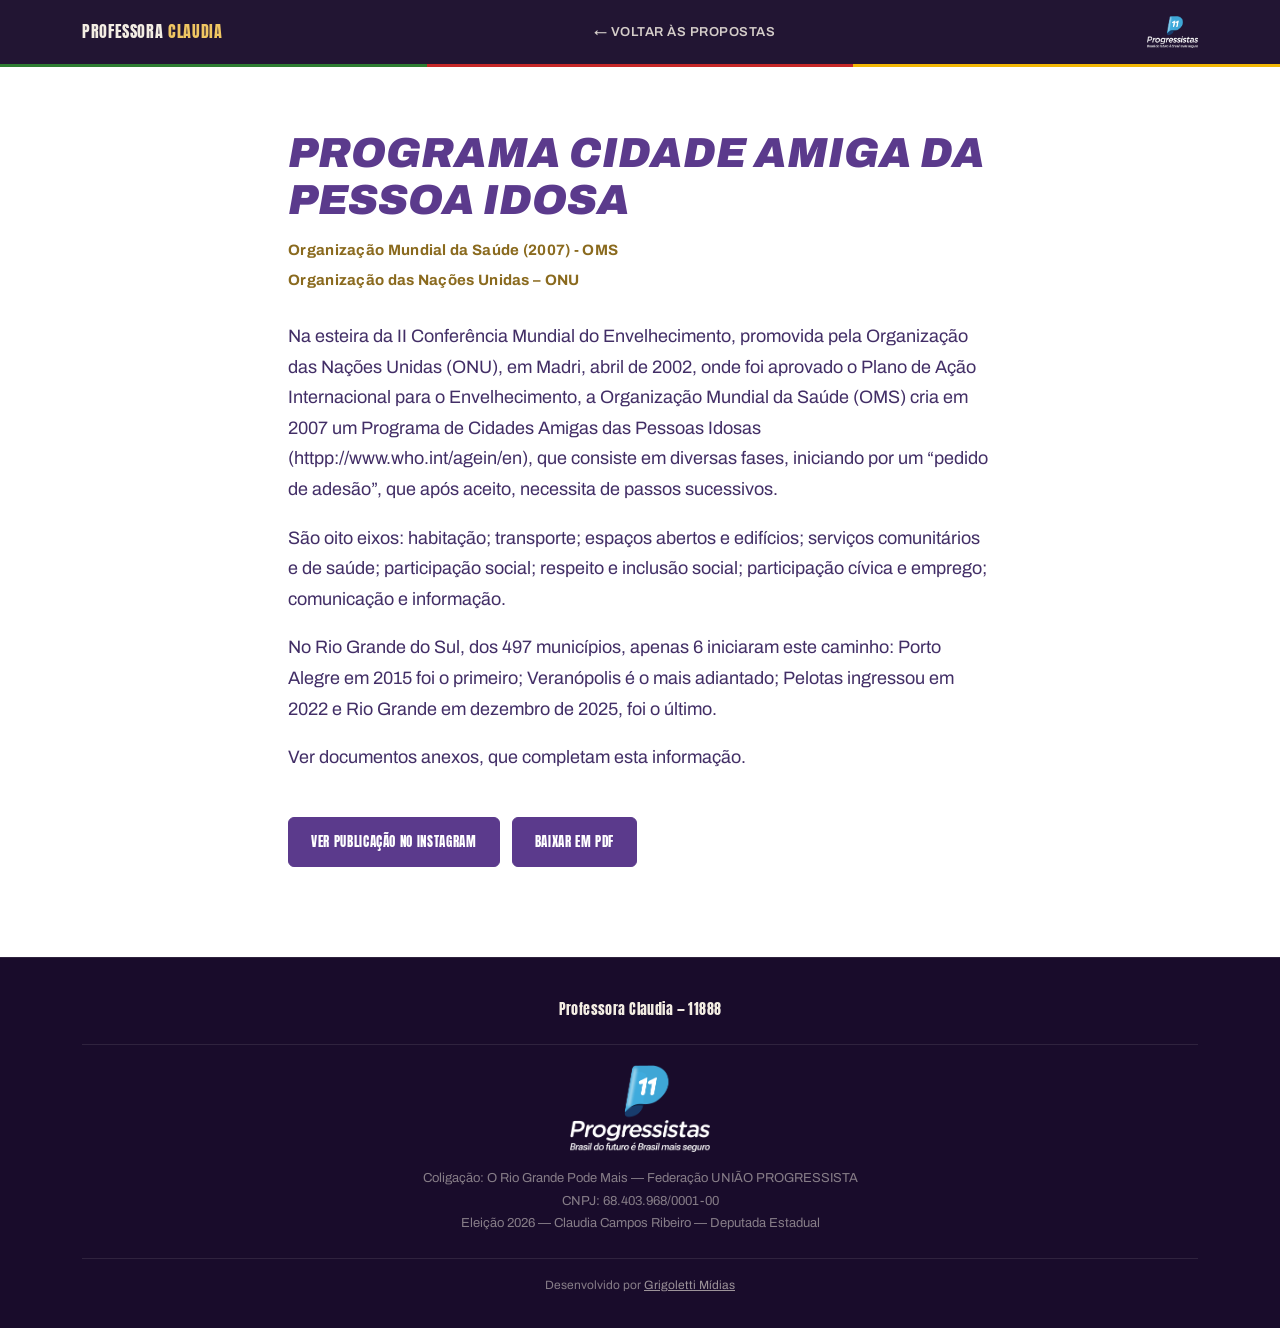
<file: textos/cidade-amiga-da-pessoa-idosa.html>
<!DOCTYPE html>
<html lang="pt-BR">
<head>
<meta charset="UTF-8">
<meta name="viewport" content="width=device-width, initial-scale=1.0">
<title>Programa Cidade Amiga da Pessoa Idosa — Professora Claudia 11888</title>
<link rel="icon" type="image/png" href="../logo-progressistas.png">
<!-- Meta Pixel Code -->
<script>
!function(f,b,e,v,n,t,s)
{if(f.fbq)return;n=f.fbq=function(){n.callMethod?
n.callMethod.apply(n,arguments):n.queue.push(arguments)};
if(!f._fbq)f._fbq=n;n.push=n;n.loaded=!0;n.version='2.0';
n.queue=[];t=b.createElement(e);t.async=!0;
t.src=v;s=b.getElementsByTagName(e)[0];
s.parentNode.insertBefore(t,s)}(window, document,'script',
'https://connect.facebook.net/en_US/fbevents.js');
fbq('init', '1892946508345637');
fbq('track', 'PageView');
</script>
<noscript><img height="1" width="1" style="display:none"
src="https://www.facebook.com/tr?id=1892946508345637&ev=PageView&noscript=1"
/></noscript>
<!-- End Meta Pixel Code -->
<link rel="preconnect" href="https://fonts.googleapis.com">
<link rel="preconnect" href="https://fonts.gstatic.com" crossorigin>
<link href="https://fonts.googleapis.com/css2?family=Anton&family=Archivo:ital,wght@0,400;0,500;0,600;0,700;1,800;1,900&display=swap" rel="stylesheet">
<link rel="stylesheet" href="texto.css">
</head>
<body>

<header>
  <div class="wrap">
    <nav>
      <a class="brand" href="../index.html">Professora <span>Claudia</span></a>
      <a class="voltar" href="../index.html#propostas">← Voltar às propostas</a>
      <img src="../logo-progressistas.png" alt="Progressistas" class="nav-party-logo">
    </nav>
  </div>
  <div class="tricolor"></div>
</header>

<main>
<article class="artigo">
<h1>PROGRAMA CIDADE AMIGA DA PESSOA IDOSA</h1>
<p class="org">Organização Mundial da Saúde (2007) - OMS</p>
<p class="org">Organização das Nações Unidas – ONU</p>
<p>Na esteira da II Conferência Mundial do Envelhecimento, promovida pela Organização das Nações Unidas (ONU), em Madri, abril de 2002, onde foi aprovado o Plano de Ação Internacional para o Envelhecimento, a Organização Mundial da Saúde (OMS) cria em 2007 um Programa de Cidades Amigas das Pessoas Idosas (httpp://www.who.int/agein/en), que consiste em diversas fases, iniciando por um “pedido de adesão”, que após aceito, necessita de passos sucessivos. </p>
<p>São oito eixos: habitação; transporte; espaços abertos e edifícios; serviços comunitários e de saúde; participação social; respeito e inclusão social; participação cívica e emprego; comunicação e informação.</p>
<p>No Rio Grande do Sul, dos 497 municípios, apenas 6 iniciaram este caminho: Porto Alegre em 2015 foi o primeiro; Veranópolis é o mais adiantado; Pelotas ingressou em 2022 e Rio Grande em dezembro de 2025, foi o último.</p>
<p>Ver documentos anexos, que completam esta informação.</p>
</article>
<section class="anexos"><div class="acoes"><a class="btn" href="https://www.instagram.com/p/Dbk-cihFnCv/?img_index=1&amp;igsh=MWprMmduZ3E2anFtYg%3D%3D" target="_blank" rel="noopener">Ver publicação no Instagram</a><a class="btn" href="../documentos/cidade-amiga-da-pessoa-idosa.pdf" download>Baixar em PDF</a></div></section>
</main>

<footer>
  <div class="wrap">
    <div class="foot-top">
      <div class="foot-brand">Professora Claudia — 11888</div>
    </div>
    <div class="foot-legal-row">
      <img src="../logo-progressistas.png" alt="Progressistas" class="foot-party-logo">
      <div class="legal">
        <p>Coligação: O Rio Grande Pode Mais — Federação UNIÃO PROGRESSISTA</p>
        <p>CNPJ: 68.403.968/0001-00</p>
        <p>Eleição 2026 — Claudia Campos Ribeiro — Deputada Estadual</p>
      </div>
    </div>
    <div class="foot-credit">
      Desenvolvido por <a href="https://www.grigolettimidias.com.br/?utm_campaign=claudiaribeiro" target="_blank" rel="noopener">Grigoletti Mídias</a>
    </div>
  </div>
</footer>

</body>
</html>
</file>
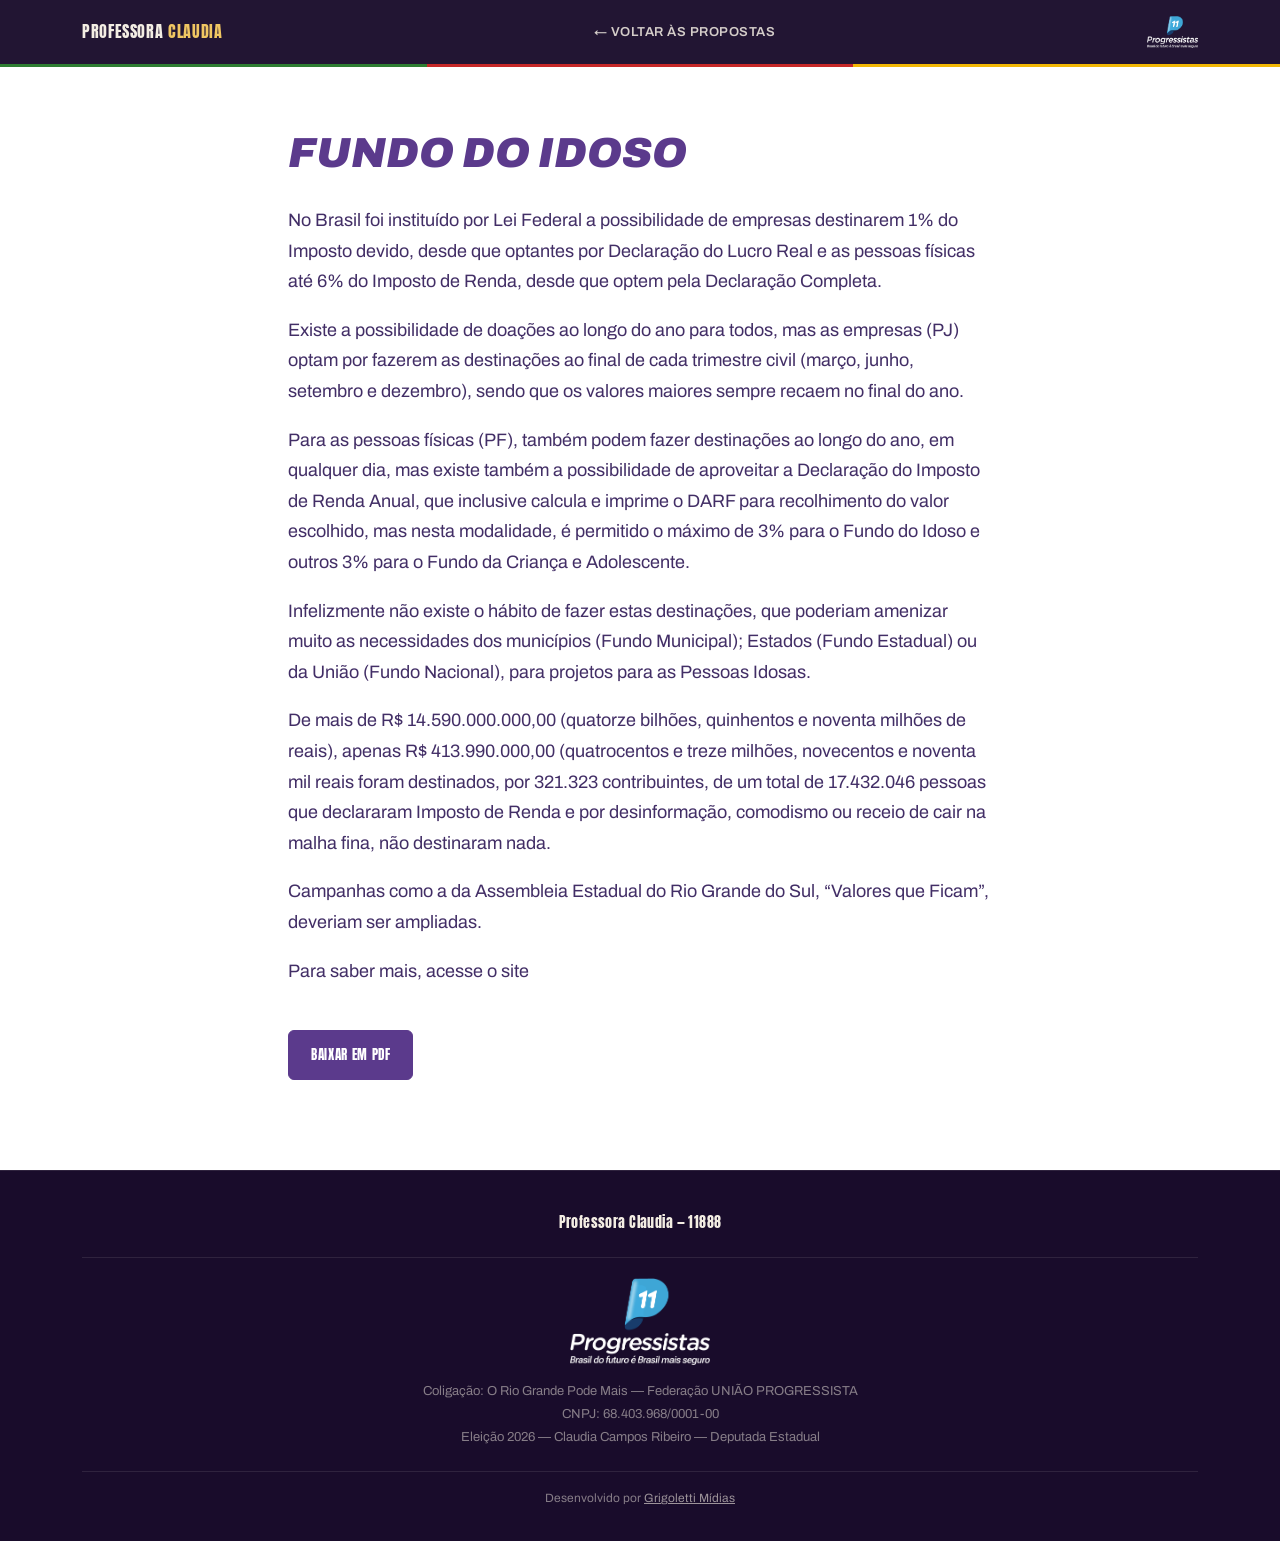
<file: textos/fundo-do-idoso.html>
<!DOCTYPE html>
<html lang="pt-BR">
<head>
<meta charset="UTF-8">
<meta name="viewport" content="width=device-width, initial-scale=1.0">
<title>Fundo do Idoso — Professora Claudia 11888</title>
<link rel="icon" type="image/png" href="../logo-progressistas.png">
<!-- Meta Pixel Code -->
<script>
!function(f,b,e,v,n,t,s)
{if(f.fbq)return;n=f.fbq=function(){n.callMethod?
n.callMethod.apply(n,arguments):n.queue.push(arguments)};
if(!f._fbq)f._fbq=n;n.push=n;n.loaded=!0;n.version='2.0';
n.queue=[];t=b.createElement(e);t.async=!0;
t.src=v;s=b.getElementsByTagName(e)[0];
s.parentNode.insertBefore(t,s)}(window, document,'script',
'https://connect.facebook.net/en_US/fbevents.js');
fbq('init', '1892946508345637');
fbq('track', 'PageView');
</script>
<noscript><img height="1" width="1" style="display:none"
src="https://www.facebook.com/tr?id=1892946508345637&ev=PageView&noscript=1"
/></noscript>
<!-- End Meta Pixel Code -->
<link rel="preconnect" href="https://fonts.googleapis.com">
<link rel="preconnect" href="https://fonts.gstatic.com" crossorigin>
<link href="https://fonts.googleapis.com/css2?family=Anton&family=Archivo:ital,wght@0,400;0,500;0,600;0,700;1,800;1,900&display=swap" rel="stylesheet">
<link rel="stylesheet" href="texto.css">
</head>
<body>

<header>
  <div class="wrap">
    <nav>
      <a class="brand" href="../index.html">Professora <span>Claudia</span></a>
      <a class="voltar" href="../index.html#propostas">← Voltar às propostas</a>
      <img src="../logo-progressistas.png" alt="Progressistas" class="nav-party-logo">
    </nav>
  </div>
  <div class="tricolor"></div>
</header>

<main>
<article class="artigo">
<h1>FUNDO DO IDOSO</h1>
<p>No Brasil foi instituído por Lei Federal a possibilidade de empresas destinarem 1% do Imposto devido, desde que optantes por Declaração do Lucro Real e as pessoas físicas até 6% do Imposto de Renda, desde que optem pela Declaração Completa. </p>
<p>Existe a possibilidade de doações ao longo do ano para todos, mas as empresas (PJ) optam por fazerem as destinações ao final de cada trimestre civil (março, junho, setembro e dezembro), sendo que os valores maiores sempre recaem no final do ano.</p>
<p>Para as pessoas físicas (PF), também podem fazer destinações ao longo do ano, em qualquer dia, mas existe também a possibilidade de aproveitar a Declaração do Imposto de Renda Anual, que inclusive calcula e imprime o DARF para recolhimento do valor escolhido, mas nesta modalidade, é permitido o máximo de 3% para o Fundo do Idoso e outros 3% para o Fundo da Criança e Adolescente.</p>
<p>Infelizmente não existe o hábito de fazer estas destinações, que poderiam amenizar muito as necessidades dos municípios (Fundo Municipal); Estados (Fundo Estadual) ou da União (Fundo Nacional), para projetos para as Pessoas Idosas.</p>
<p>De mais de R$ 14.590.000.000,00 (quatorze bilhões, quinhentos e noventa milhões de reais), apenas R$ 413.990.000,00 (quatrocentos e treze milhões, novecentos e noventa mil reais foram destinados, por 321.323 contribuintes, de um total de 17.432.046 pessoas que declararam Imposto de Renda e por desinformação, comodismo ou receio de cair na malha fina, não destinaram nada.</p>
<p>Campanhas como a da Assembleia Estadual do Rio Grande do Sul, “Valores que Ficam”, deveriam ser ampliadas.</p>
<p>Para saber mais, acesse o site</p>
</article>
<section class="anexos"><div class="acoes"><a class="btn" href="../documentos/fundo-do-idoso.pdf" download>Baixar em PDF</a></div></section>
</main>

<footer>
  <div class="wrap">
    <div class="foot-top">
      <div class="foot-brand">Professora Claudia — 11888</div>
    </div>
    <div class="foot-legal-row">
      <img src="../logo-progressistas.png" alt="Progressistas" class="foot-party-logo">
      <div class="legal">
        <p>Coligação: O Rio Grande Pode Mais — Federação UNIÃO PROGRESSISTA</p>
        <p>CNPJ: 68.403.968/0001-00</p>
        <p>Eleição 2026 — Claudia Campos Ribeiro — Deputada Estadual</p>
      </div>
    </div>
    <div class="foot-credit">
      Desenvolvido por <a href="https://www.grigolettimidias.com.br/?utm_campaign=claudiaribeiro" target="_blank" rel="noopener">Grigoletti Mídias</a>
    </div>
  </div>
</footer>

</body>
</html>
</file>
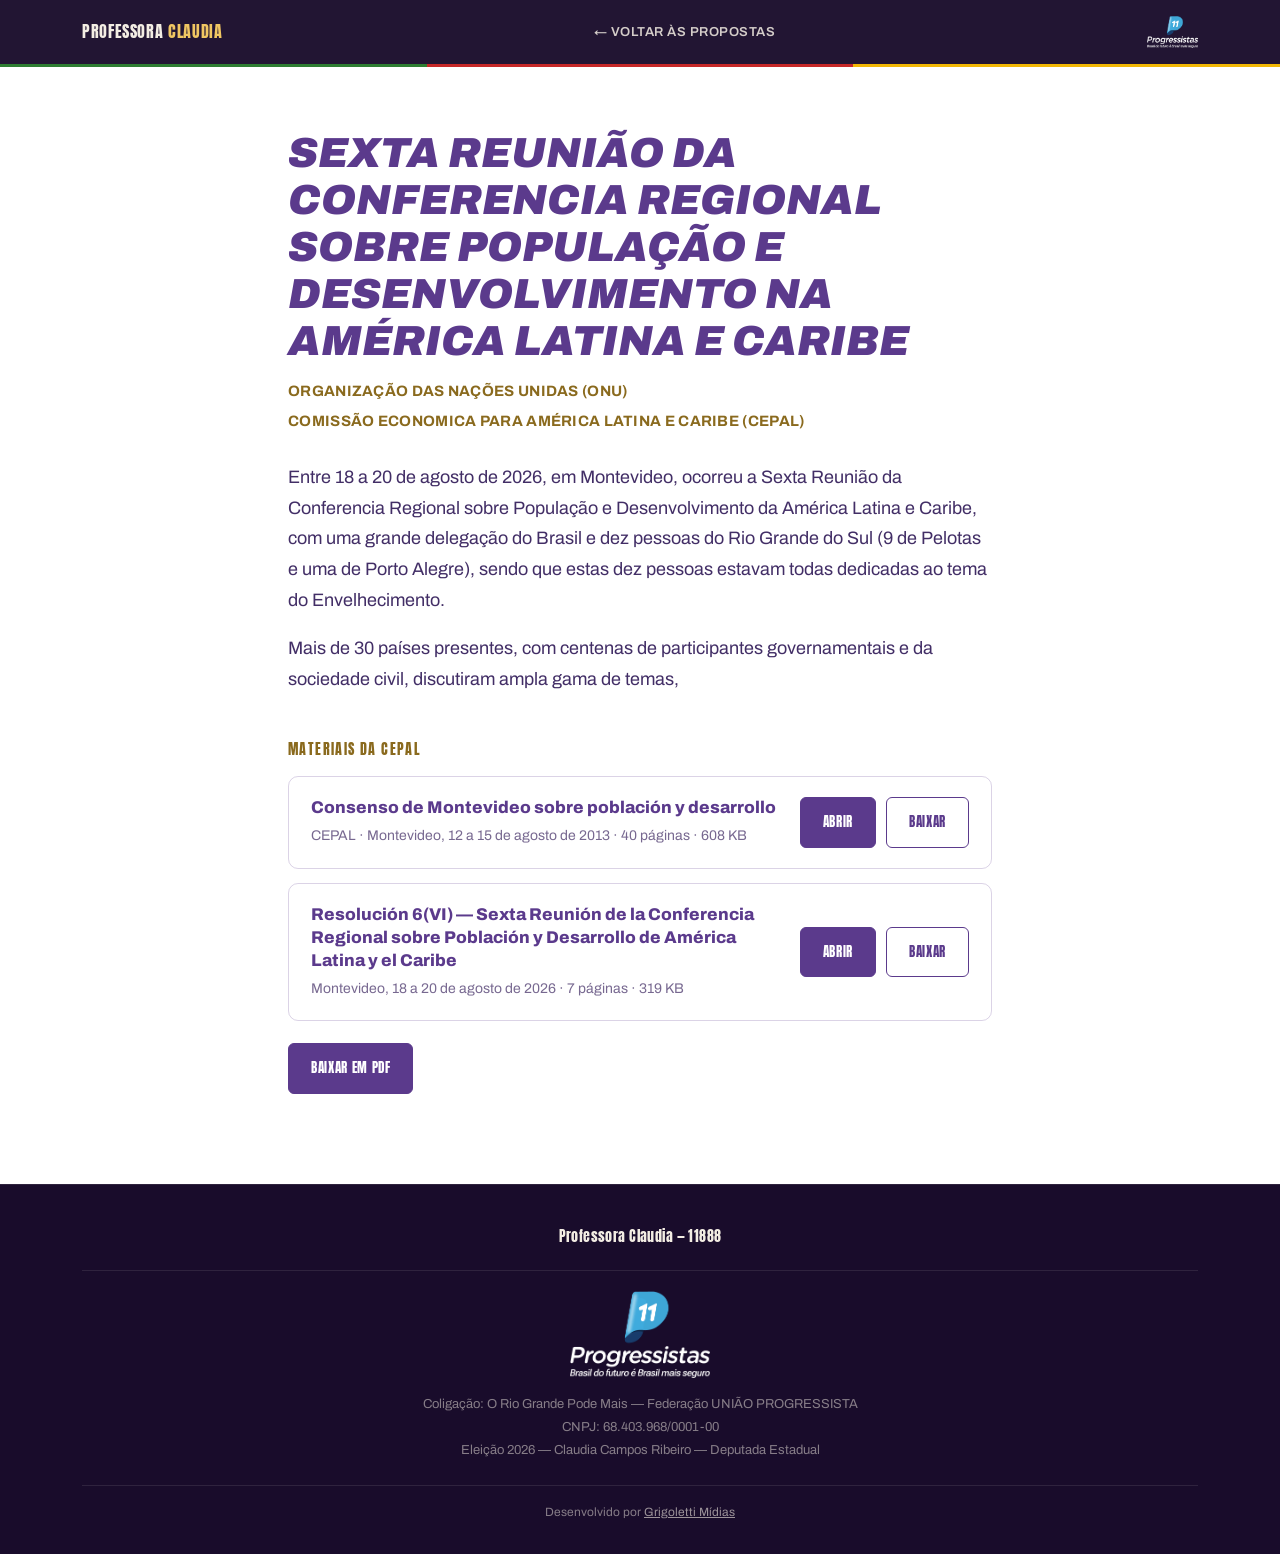
<file: textos/sexta-reuniao-conferencia-regional.html>
<!DOCTYPE html>
<html lang="pt-BR">
<head>
<meta charset="UTF-8">
<meta name="viewport" content="width=device-width, initial-scale=1.0">
<title>Sexta Reunião da Conferência Regional sobre População e Desenvolvimento — Professora Claudia 11888</title>
<link rel="icon" type="image/png" href="../logo-progressistas.png">
<!-- Meta Pixel Code -->
<script>
!function(f,b,e,v,n,t,s)
{if(f.fbq)return;n=f.fbq=function(){n.callMethod?
n.callMethod.apply(n,arguments):n.queue.push(arguments)};
if(!f._fbq)f._fbq=n;n.push=n;n.loaded=!0;n.version='2.0';
n.queue=[];t=b.createElement(e);t.async=!0;
t.src=v;s=b.getElementsByTagName(e)[0];
s.parentNode.insertBefore(t,s)}(window, document,'script',
'https://connect.facebook.net/en_US/fbevents.js');
fbq('init', '1892946508345637');
fbq('track', 'PageView');
</script>
<noscript><img height="1" width="1" style="display:none"
src="https://www.facebook.com/tr?id=1892946508345637&ev=PageView&noscript=1"
/></noscript>
<!-- End Meta Pixel Code -->
<link rel="preconnect" href="https://fonts.googleapis.com">
<link rel="preconnect" href="https://fonts.gstatic.com" crossorigin>
<link href="https://fonts.googleapis.com/css2?family=Anton&family=Archivo:ital,wght@0,400;0,500;0,600;0,700;1,800;1,900&display=swap" rel="stylesheet">
<link rel="stylesheet" href="texto.css">
</head>
<body>

<header>
  <div class="wrap">
    <nav>
      <a class="brand" href="../index.html">Professora <span>Claudia</span></a>
      <a class="voltar" href="../index.html#propostas">← Voltar às propostas</a>
      <img src="../logo-progressistas.png" alt="Progressistas" class="nav-party-logo">
    </nav>
  </div>
  <div class="tricolor"></div>
</header>

<main>
<article class="artigo">
<h1>SEXTA REUNIÃO DA CONFERENCIA REGIONAL SOBRE POPULAÇÃO E DESENVOLVIMENTO NA AMÉRICA LATINA E CARIBE</h1>
<p class="org">ORGANIZAÇÃO DAS NAÇÕES UNIDAS (ONU)     </p>
<p class="org">COMISSÃO ECONOMICA PARA AMÉRICA LATINA E CARIBE (CEPAL)</p>
<p>Entre 18 a 20 de agosto de 2026, em Montevideo, ocorreu a Sexta Reunião da Conferencia Regional sobre População e Desenvolvimento da América Latina e Caribe, com uma grande delegação do Brasil e dez pessoas do Rio Grande do Sul (9 de Pelotas e uma de Porto Alegre), sendo que estas dez pessoas estavam todas dedicadas ao tema do Envelhecimento.</p>
<p>Mais de 30 países presentes, com centenas de participantes governamentais e da sociedade civil, discutiram ampla gama de temas, </p>
</article>
<section class="anexos"><h2 class="anexos-titulo">Materiais da CEPAL</h2><div class="card-doc">
      <div class="card-info"><p class="card-titulo">Consenso de Montevideo sobre población y desarrollo</p><p class="card-meta">CEPAL · Montevideo, 12 a 15 de agosto de 2013 · 40 páginas · 608 KB</p></div>
      <div class="card-acoes"><a class="btn" href="../documentos/S20131037_es.pdf" target="_blank" rel="noopener">Abrir</a><a class="btn btn-ghost" href="../documentos/S20131037_es.pdf" download>Baixar</a></div>
    </div><div class="card-doc">
      <div class="card-info"><p class="card-titulo">Resolución 6(VI) — Sexta Reunión de la Conferencia Regional sobre Población y Desarrollo de América Latina y el Caribe</p><p class="card-meta">Montevideo, 18 a 20 de agosto de 2026 · 7 páginas · 319 KB</p></div>
      <div class="card-acoes"><a class="btn" href="../documentos/crpd.6_resolucion_6vi_aprobada.pdf" target="_blank" rel="noopener">Abrir</a><a class="btn btn-ghost" href="../documentos/crpd.6_resolucion_6vi_aprobada.pdf" download>Baixar</a></div>
    </div><div class="acoes"><a class="btn" href="../documentos/sexta-reuniao-conferencia-regional.pdf" download>Baixar em PDF</a></div></section>
</main>

<footer>
  <div class="wrap">
    <div class="foot-top">
      <div class="foot-brand">Professora Claudia — 11888</div>
    </div>
    <div class="foot-legal-row">
      <img src="../logo-progressistas.png" alt="Progressistas" class="foot-party-logo">
      <div class="legal">
        <p>Coligação: O Rio Grande Pode Mais — Federação UNIÃO PROGRESSISTA</p>
        <p>CNPJ: 68.403.968/0001-00</p>
        <p>Eleição 2026 — Claudia Campos Ribeiro — Deputada Estadual</p>
      </div>
    </div>
    <div class="foot-credit">
      Desenvolvido por <a href="https://www.grigolettimidias.com.br/?utm_campaign=claudiaribeiro" target="_blank" rel="noopener">Grigoletti Mídias</a>
    </div>
  </div>
</footer>

</body>
</html>
</file>
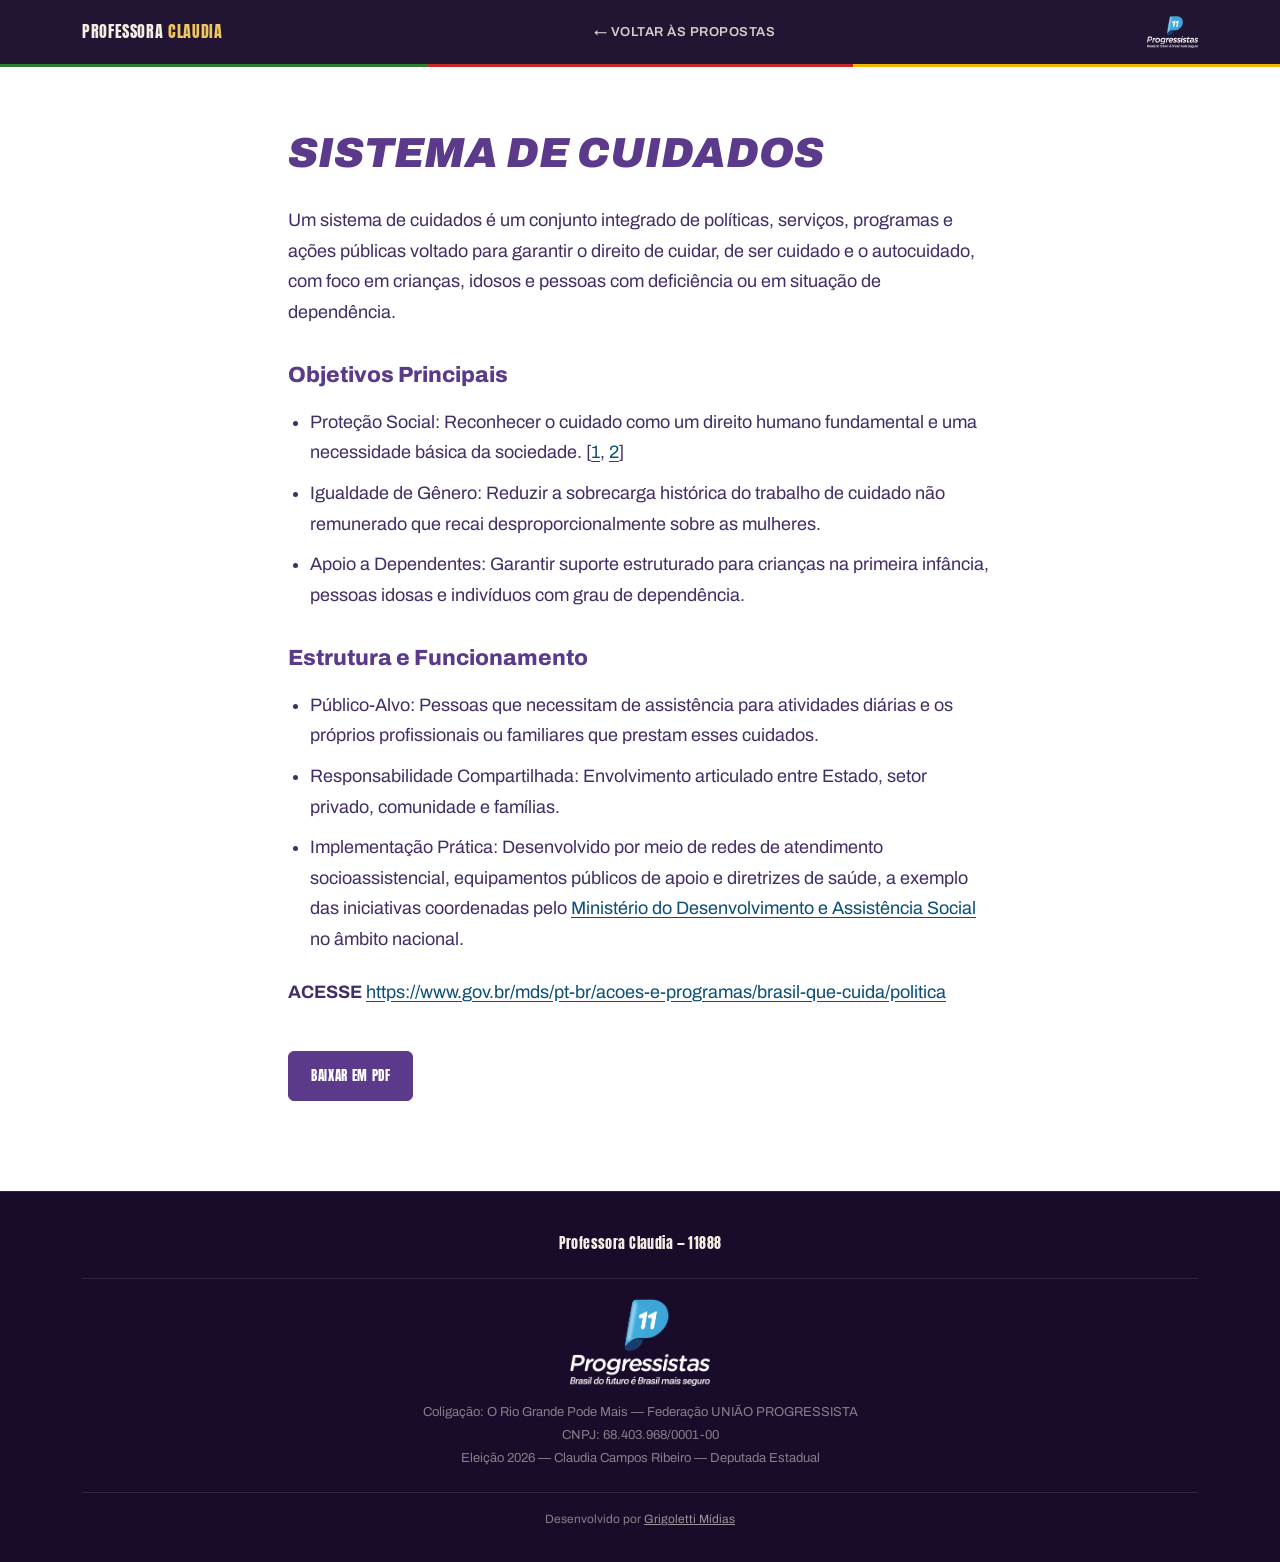
<file: textos/sistema-de-cuidados.html>
<!DOCTYPE html>
<html lang="pt-BR">
<head>
<meta charset="UTF-8">
<meta name="viewport" content="width=device-width, initial-scale=1.0">
<title>Sistema de Cuidados — Professora Claudia 11888</title>
<link rel="icon" type="image/png" href="../logo-progressistas.png">
<!-- Meta Pixel Code -->
<script>
!function(f,b,e,v,n,t,s)
{if(f.fbq)return;n=f.fbq=function(){n.callMethod?
n.callMethod.apply(n,arguments):n.queue.push(arguments)};
if(!f._fbq)f._fbq=n;n.push=n;n.loaded=!0;n.version='2.0';
n.queue=[];t=b.createElement(e);t.async=!0;
t.src=v;s=b.getElementsByTagName(e)[0];
s.parentNode.insertBefore(t,s)}(window, document,'script',
'https://connect.facebook.net/en_US/fbevents.js');
fbq('init', '1892946508345637');
fbq('track', 'PageView');
</script>
<noscript><img height="1" width="1" style="display:none"
src="https://www.facebook.com/tr?id=1892946508345637&ev=PageView&noscript=1"
/></noscript>
<!-- End Meta Pixel Code -->
<link rel="preconnect" href="https://fonts.googleapis.com">
<link rel="preconnect" href="https://fonts.gstatic.com" crossorigin>
<link href="https://fonts.googleapis.com/css2?family=Anton&family=Archivo:ital,wght@0,400;0,500;0,600;0,700;1,800;1,900&display=swap" rel="stylesheet">
<link rel="stylesheet" href="texto.css">
</head>
<body>

<header>
  <div class="wrap">
    <nav>
      <a class="brand" href="../index.html">Professora <span>Claudia</span></a>
      <a class="voltar" href="../index.html#propostas">← Voltar às propostas</a>
      <img src="../logo-progressistas.png" alt="Progressistas" class="nav-party-logo">
    </nav>
  </div>
  <div class="tricolor"></div>
</header>

<main>
<article class="artigo">
<h1>SISTEMA DE CUIDADOS</h1>
<p>Um sistema de cuidados é um conjunto integrado de políticas, serviços, programas e ações públicas voltado para garantir o direito de cuidar, de ser cuidado e o autocuidado, com foco em crianças, idosos e pessoas com deficiência ou em situação de dependência. </p>
<h2>Objetivos Principais</h2>
<ul>
<li>Proteção Social: Reconhecer o cuidado como um direito humano fundamental e uma necessidade básica da sociedade. [<a href="https://lac.unwomen.org/sites/default/files/2023-01/rumo_construcao_sistemas_integrais_cuidados.pdf" target="_blank" rel="noopener">1</a>, <a href="https://mfids.gov.cv/v2/index.php/sistema-cuidados" target="_blank" rel="noopener">2</a>]</li>
<li>Igualdade de Gênero: Reduzir a sobrecarga histórica do trabalho de cuidado não remunerado que recai desproporcionalmente sobre as mulheres. </li>
<li>Apoio a Dependentes: Garantir suporte estruturado para crianças na primeira infância, pessoas idosas e indivíduos com grau de dependência. </li>
</ul>
<h2>Estrutura e Funcionamento</h2>
<ul>
<li>Público-Alvo: Pessoas que necessitam de assistência para atividades diárias e os próprios profissionais ou familiares que prestam esses cuidados. </li>
<li>Responsabilidade Compartilhada: Envolvimento articulado entre Estado, setor privado, comunidade e famílias. </li>
<li>Implementação Prática: Desenvolvido por meio de redes de atendimento socioassistencial, equipamentos públicos de apoio e diretrizes de saúde, a exemplo das iniciativas coordenadas pelo <a href="https://www.gov.br/mds/pt-br/acoes-e-programas/brasil-que-cuida/politica" target="_blank" rel="noopener">Ministério do Desenvolvimento e Assistência Social</a> no âmbito nacional.</li>
</ul>
<p><strong>ACESSE</strong> <a href="https://www.gov.br/mds/pt-br/acoes-e-programas/brasil-que-cuida/politica" target="_blank" rel="noopener">https://www.gov.br/mds/pt-br/acoes-e-programas/brasil-que-cuida/politica</a></p>
</article>
<section class="anexos"><div class="acoes"><a class="btn" href="../documentos/sistema-de-cuidados.pdf" download>Baixar em PDF</a></div></section>
</main>

<footer>
  <div class="wrap">
    <div class="foot-top">
      <div class="foot-brand">Professora Claudia — 11888</div>
    </div>
    <div class="foot-legal-row">
      <img src="../logo-progressistas.png" alt="Progressistas" class="foot-party-logo">
      <div class="legal">
        <p>Coligação: O Rio Grande Pode Mais — Federação UNIÃO PROGRESSISTA</p>
        <p>CNPJ: 68.403.968/0001-00</p>
        <p>Eleição 2026 — Claudia Campos Ribeiro — Deputada Estadual</p>
      </div>
    </div>
    <div class="foot-credit">
      Desenvolvido por <a href="https://www.grigolettimidias.com.br/?utm_campaign=claudiaribeiro" target="_blank" rel="noopener">Grigoletti Mídias</a>
    </div>
  </div>
</footer>

</body>
</html>
</file>
<file: textos/texto.css>
:root{
  --purple-deep:#190C2B;
  --gold:#D9A62E;
  --gold-soft:#F0C662;
  --cream:#F3EDE3;
  --purple:#5B3A8C;
  --ink:#2E1755;
  --party-blue:#1E9BD7;
  --party-blue-dark:#0B4E78;
}
*{box-sizing:border-box;margin:0;padding:0;}
body{background:#fff;color:var(--ink);font-family:'Archivo',sans-serif;line-height:1.7;overflow-x:hidden;}
a{color:inherit;}
img{max-width:100%;display:block;}
.wrap{max-width:1180px;margin:0 auto;padding:0 32px;}

header{position:fixed;top:0;left:0;right:0;z-index:50;background:rgba(25,12,43,0.96);color:var(--cream);}
.tricolor{height:3px;background:linear-gradient(90deg,#2E7D32 0 33.33%,#C62828 33.33% 66.66%,#F2B705 66.66% 100%);}
nav{display:flex;align-items:center;justify-content:space-between;gap:16px;padding:16px 0;}
.brand{font-family:'Anton',sans-serif;font-size:16px;letter-spacing:0.04em;text-transform:uppercase;text-decoration:none;}
.brand span{color:var(--gold-soft);}
.voltar{font-size:13px;font-weight:600;text-transform:uppercase;letter-spacing:0.04em;text-decoration:none;opacity:0.85;}
.voltar:hover{opacity:1;color:var(--gold-soft);}
.nav-party-logo{height:32px;width:auto;display:block;}
@media(max-width:520px){.nav-party-logo{display:none;}.wrap{padding:0 20px;}.brand{font-size:13px;}}

main{padding:130px 0 90px;}
.artigo,.anexos{max-width:760px;margin:0 auto;padding:0 28px;}
.artigo h1{font-family:'Archivo',sans-serif;font-weight:900;font-style:italic;font-size:clamp(28px,4.2vw,42px);line-height:1.12;color:var(--purple);margin-bottom:14px;}
.artigo h2{font-family:'Archivo',sans-serif;font-weight:800;font-size:22px;color:var(--purple);margin:30px 0 12px;}
.artigo p{font-size:18px;margin-bottom:18px;color:rgba(46,23,85,0.9);}
.artigo p.org{font-weight:700;font-size:15px;letter-spacing:0.02em;color:#8A6A1E;margin-bottom:4px;}
.artigo p.org + p:not(.org){margin-top:28px;}
.artigo h1 + p:not(.org){margin-top:28px;}
.artigo ul{margin:0 0 22px 22px;}
.artigo li{font-size:18px;margin-bottom:10px;color:rgba(46,23,85,0.9);}
.artigo a{color:var(--party-blue-dark);text-decoration:underline;text-underline-offset:3px;word-break:break-word;}
.artigo a:hover{color:var(--party-blue);}

.anexos{margin-top:44px;}
.anexos-titulo{font-family:'Anton',sans-serif;font-weight:400;font-size:14px;letter-spacing:0.1em;text-transform:uppercase;color:#8A6A1E;margin-bottom:14px;}
.acoes{display:flex;flex-wrap:wrap;gap:12px;margin-top:22px;}
.btn{display:inline-block;padding:13px 22px;border-radius:6px;background:var(--purple);color:#fff;font-family:'Anton',sans-serif;font-size:13px;letter-spacing:0.05em;text-transform:uppercase;text-decoration:none;border:1.5px solid var(--purple);}
.btn:hover{background:var(--ink);border-color:var(--ink);}
.btn-ghost{background:transparent;color:var(--purple);}
.btn-ghost:hover{background:var(--purple);color:#fff;}
.card-doc{display:flex;align-items:center;justify-content:space-between;gap:20px;flex-wrap:wrap;padding:20px 22px;margin-bottom:14px;border:1.5px solid rgba(91,58,140,0.22);border-radius:10px;}
.card-info{flex:1 1 320px;min-width:0;}
.card-titulo{font-weight:800;font-size:17px;line-height:1.35;color:var(--purple);margin-bottom:4px;}
.card-meta{font-size:14px;color:rgba(46,23,85,0.65);}
.card-acoes{display:flex;gap:10px;flex-shrink:0;}

footer{background:var(--purple-deep);color:rgba(243,237,227,0.5);padding:40px 0 32px;font-size:13px;border-top:1px solid rgba(243,237,227,0.1);text-align:center;}
footer .foot-top{margin-bottom:22px;}
footer .foot-brand{font-family:'Anton',sans-serif;color:var(--cream);font-size:14px;letter-spacing:0.03em;}
.foot-legal-row{display:flex;flex-direction:column;align-items:center;gap:16px;padding-top:20px;border-top:1px solid rgba(243,237,227,0.1);}
.foot-party-logo{width:140px;height:auto;}
.foot-legal-row .legal{line-height:1.6;}
.foot-legal-row .legal p{margin:0 0 2px;}
.foot-credit{margin-top:22px;padding-top:16px;border-top:1px solid rgba(243,237,227,0.1);font-size:12px;}
.foot-credit a{color:rgba(243,237,227,0.6);text-decoration:underline;}

@media print{
  header,footer,.anexos{display:none !important;}
  body{background:#fff;}
  main{padding:0;}
  .artigo{max-width:none;padding:0;}
  .artigo h1{font-size:26px;}
  .artigo p,.artigo li{font-size:12.5pt;line-height:1.55;}
  .artigo p.org{font-size:11pt;}
  .artigo a{color:inherit;text-decoration:none;}
  @page{size:A4;margin:22mm 20mm;}
}
</file>
